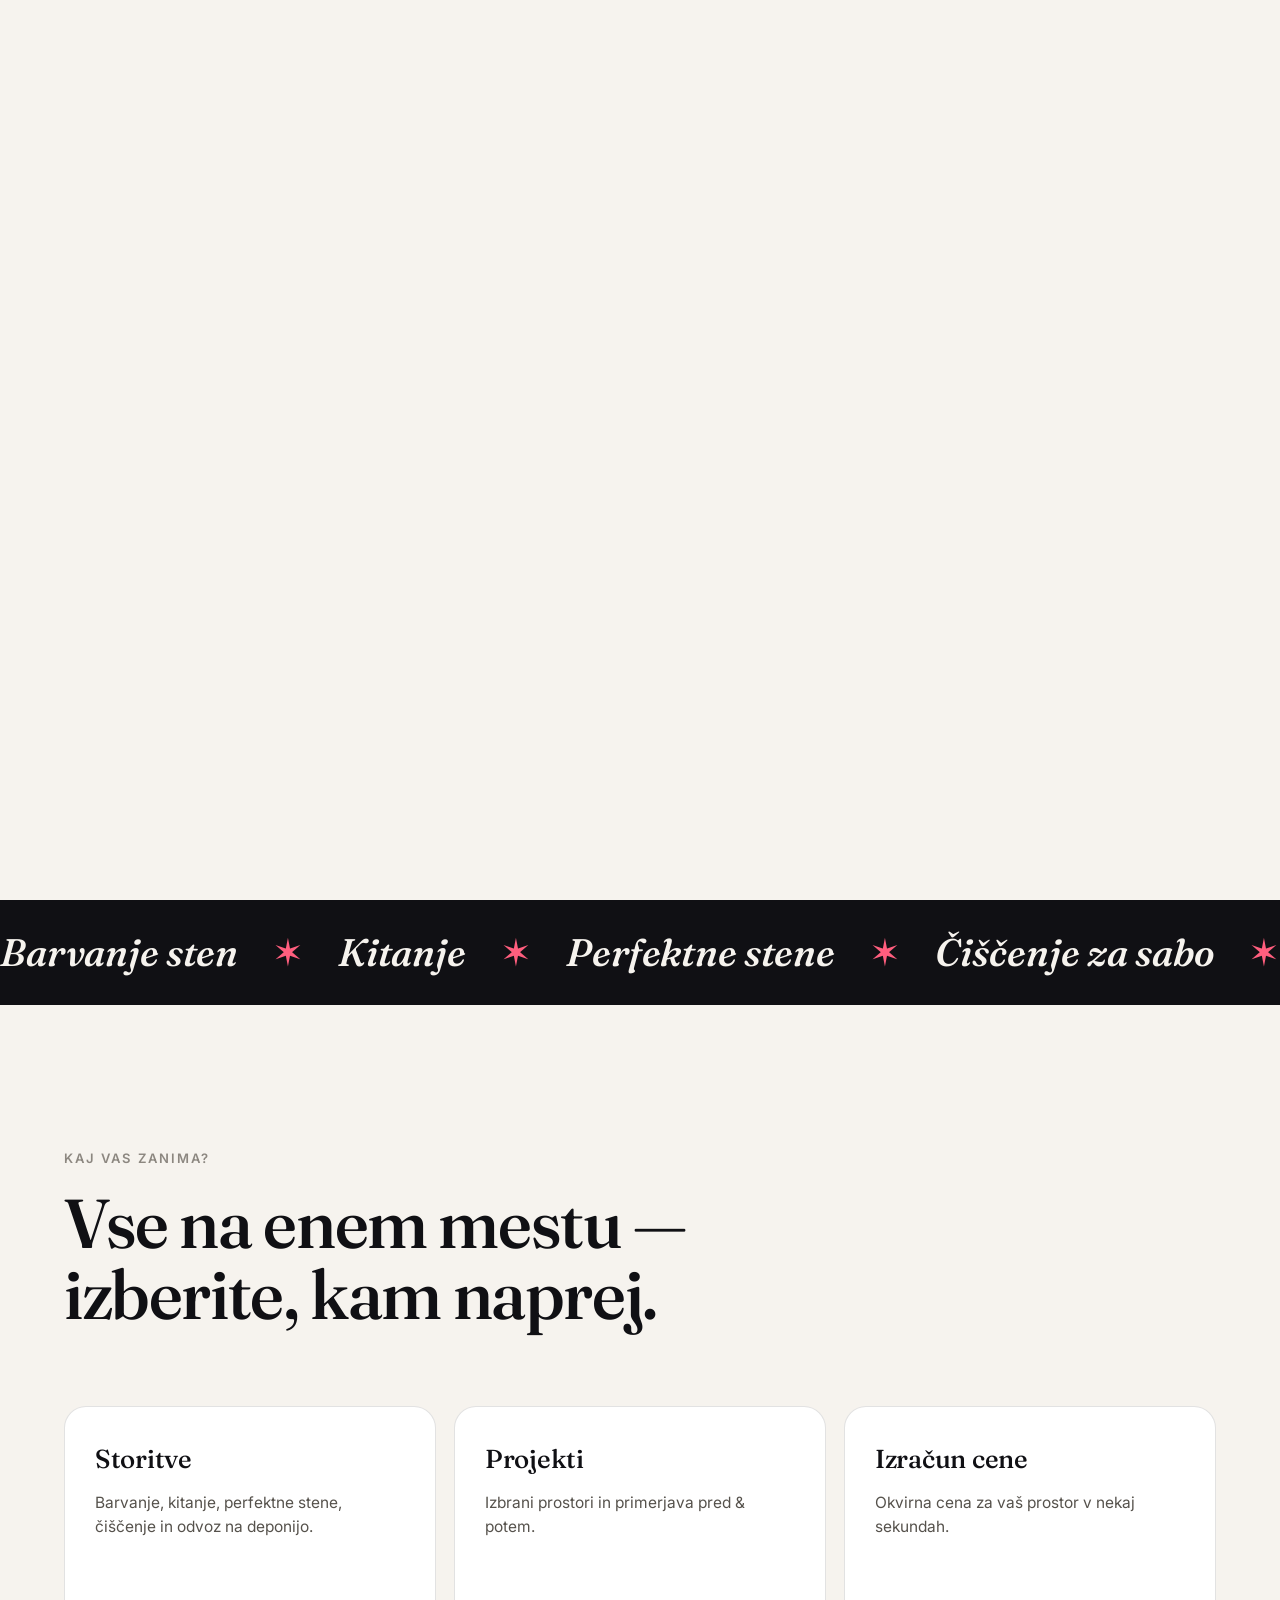
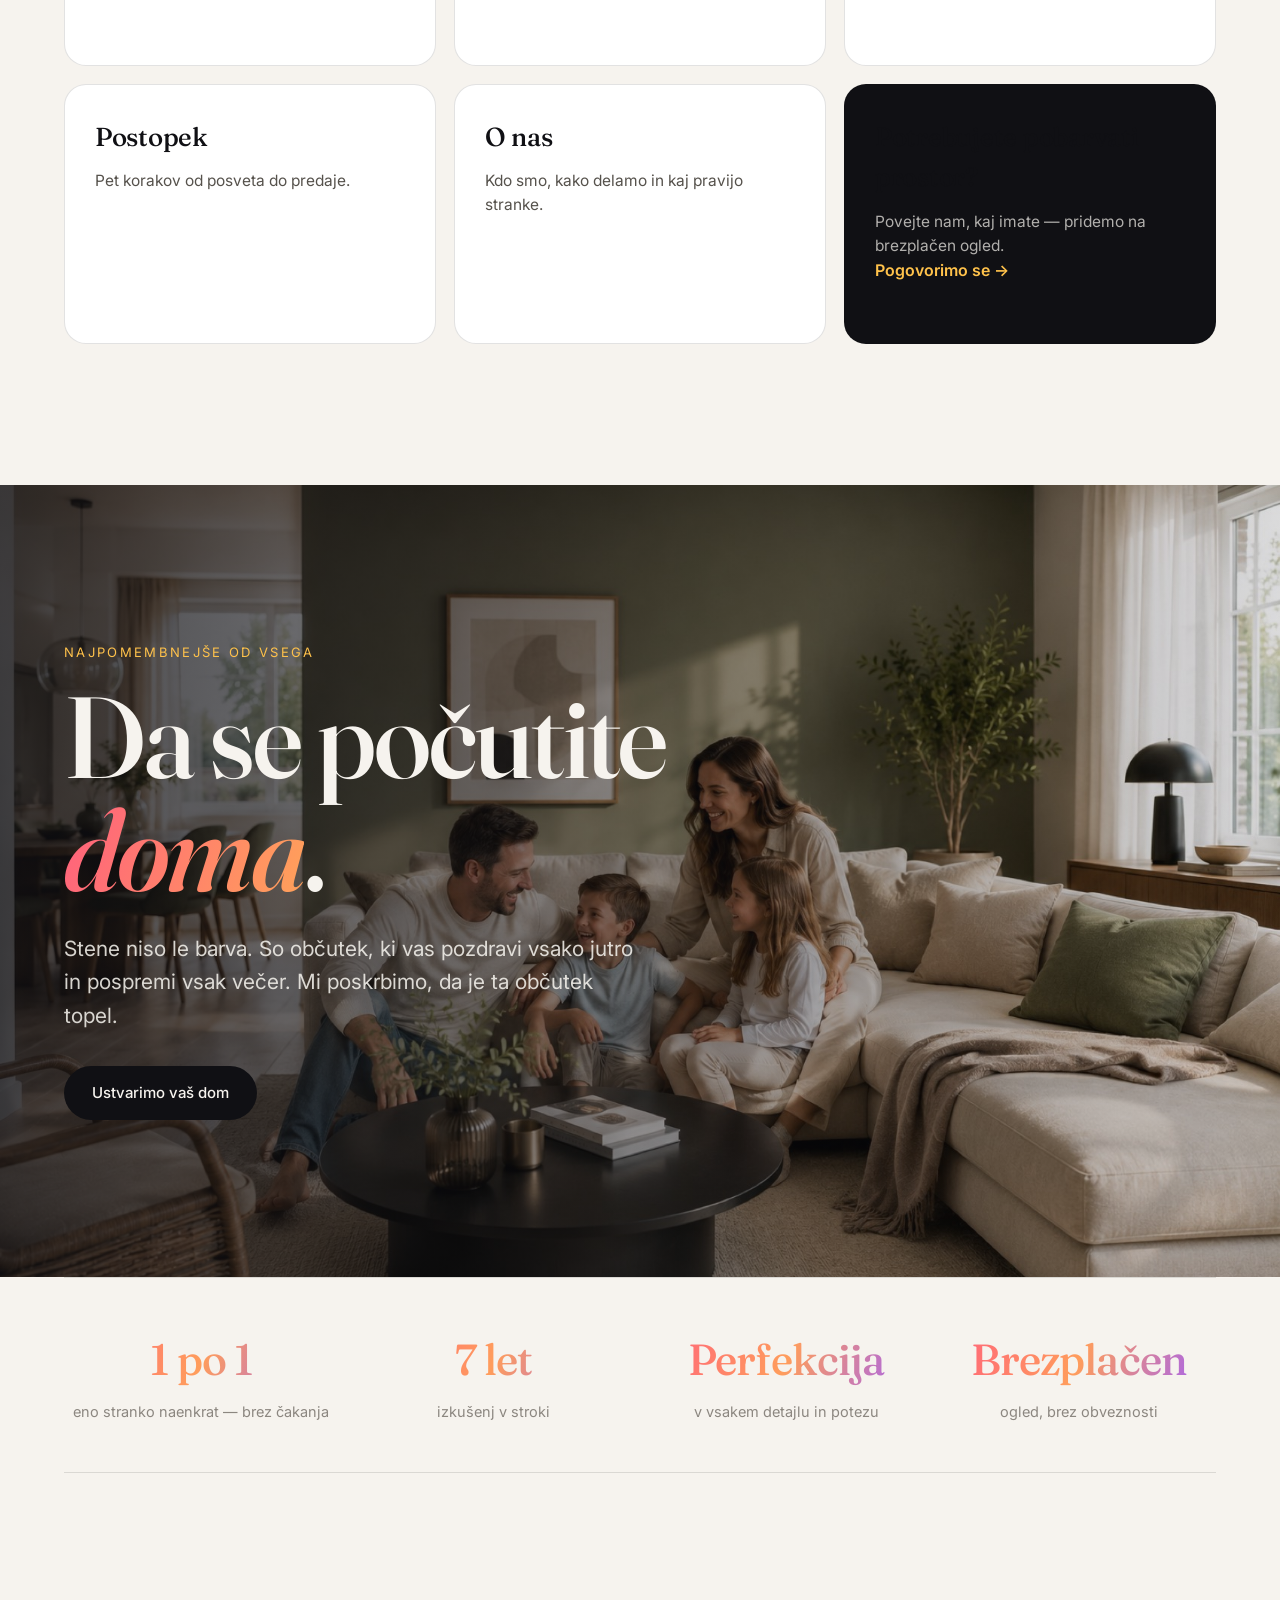
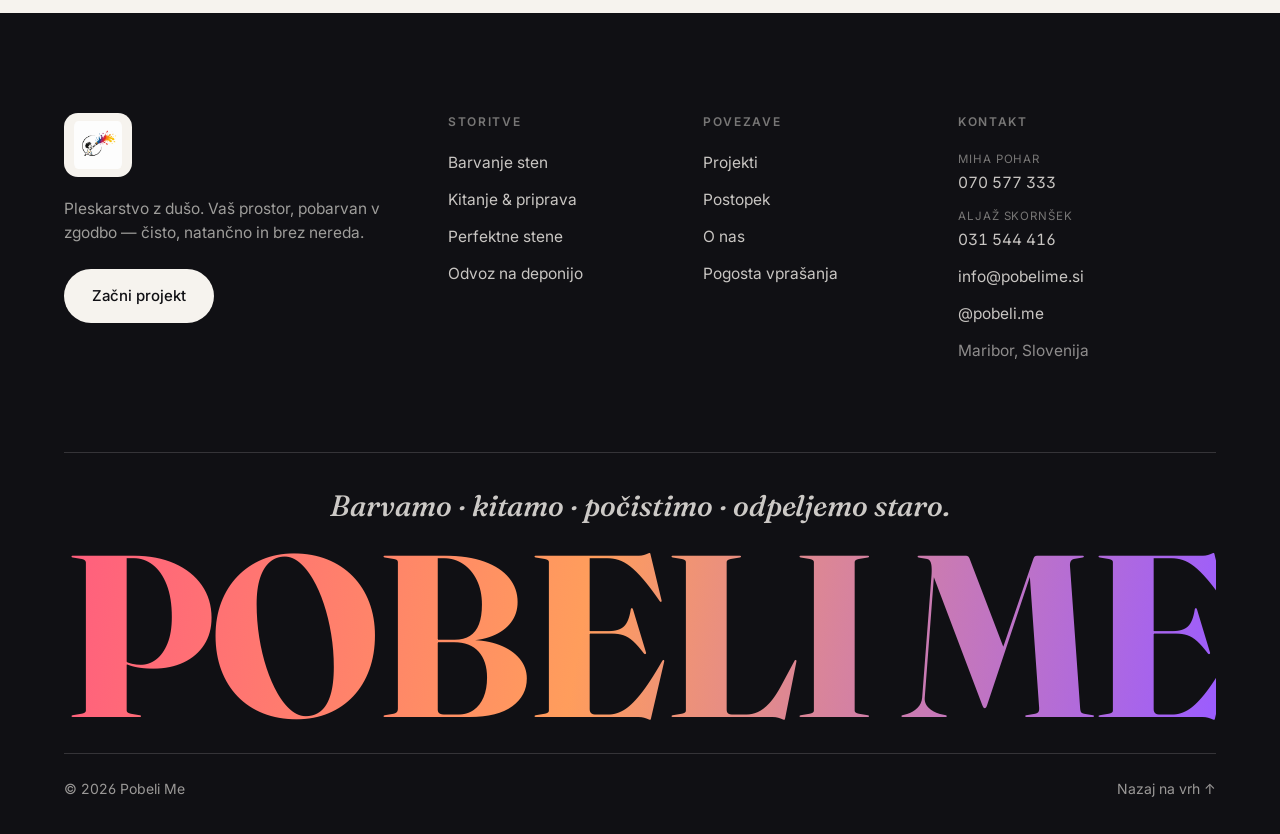
<file: index.html>
<!DOCTYPE html>
<html lang="sl">
<head>
  <meta charset="UTF-8" />
  <meta name="viewport" content="width=device-width, initial-scale=1.0" />
  <meta name="theme-color" content="#0e0e10" />
  <title>POBELI ME | Pleskar Maribor</title>
  <meta name="description" content="POBELI ME — barvanje in kitanje sten do perfekcije v Mariboru in okolici. Počistimo za sabo in odpeljemo staro na deponijo. Čisto, natančno in brez nereda. Vaš prostor, pobarvan v zgodbo. Brezplačen ogled." />
  <meta name="keywords" content="pleskar Maribor, pleskarstvo, barvanje sten, kitanje sten, pleskanje, beljenje sten, odvoz na deponijo, čiščenje" />
  <meta name="author" content="Pobeli Me" />
  <link rel="canonical" href="https://pobelime.si/" />

  <!-- Open Graph -->
  <meta property="og:type" content="website" />
  <meta property="og:site_name" content="POBELI ME" />
  <meta property="og:locale" content="sl_SI" />
  <meta property="og:title" content="POBELI ME" />
  <meta property="og:description" content="Barvanje in kitanje sten do perfekcije. Brez nereda, brez stresa — samo barve, ki spremenijo vse." />
  <meta property="og:url" content="https://pobelime.si/" />
  <meta property="og:image" content="assets/og-image.png" />
  <meta property="og:image:width" content="1200" />
  <meta property="og:image:height" content="630" />
  <!-- Twitter -->
  <meta name="twitter:card" content="summary_large_image" />
  <meta name="twitter:title" content="POBELI ME" />
  <meta name="twitter:description" content="Pobarvamo vaš prostor v zgodbo. Pleskarstvo z dušo iz Maribora." />
  <meta name="twitter:image" content="assets/og-image.png" />

  <!-- Favicons -->
  <link rel="icon" type="image/png" sizes="32x32" href="assets/favicon-32.png" />
  <link rel="icon" type="image/png" sizes="16x16" href="assets/favicon-16.png" />
  <link rel="apple-touch-icon" sizes="180x180" href="assets/favicon-180.png" />
  <link rel="manifest" href="site.webmanifest" />

  <link rel="preconnect" href="https://fonts.googleapis.com" />
  <link rel="preconnect" href="https://fonts.gstatic.com" crossorigin />
  <link href="https://fonts.googleapis.com/css2?family=Fraunces:ital,opsz,wght@0,9..144,300..900;1,9..144,300..900&family=Inter:wght@300;400;500;600;700&display=swap" rel="stylesheet" />
  <link rel="stylesheet" href="styles.css" />

  <!-- Structured data: lokalno podjetje -->
  <script type="application/ld+json">
  {
    "@context": "https://schema.org",
    "@type": "HousePainter",
    "name": "Pobeli Me",
    "description": "Barvanje in kitanje sten, perfektne stene, čiščenje in odvoz starih stvari na deponijo. Maribor in okolica.",
    "image": "https://pobelime.si/assets/logo.png",
    "url": "https://pobelime.si/",
    "telephone": "+386 70 577 333",
    "email": "info@pobelime.si",
    "priceRange": "€€",
    "areaServed": "Maribor in okolica, Štajerska",
    "address": {
      "@type": "PostalAddress",
      "addressLocality": "Maribor",
      "addressCountry": "SI"
    },
    "openingHoursSpecification": {
      "@type": "OpeningHoursSpecification",
      "dayOfWeek": ["Monday","Tuesday","Wednesday","Thursday","Friday"],
      "opens": "07:00",
      "closes": "18:00"
    },
    "sameAs": ["https://instagram.com/pobeli.me"]
  }
  </script>
</head>
<body data-page="domov">
  <a href="#vrh" class="skip">Preskoči na vsebino</a>

  <!-- PRELOADER -->
  <div class="preloader" id="preloader">
    <div class="preloader__inner">
      <span class="preloader__word" data-text="POBELI ME">POBELI ME</span>
      <div class="preloader__bar"><i></i></div>
    </div>
    <div class="preloader__paint"></div>
  </div>

  <!-- CUSTOM CURSOR -->
  <div class="cursor" id="cursor"><span></span></div>

  <!-- NAV -->
  <header class="nav" id="nav">
    <a href="index.html" class="nav__brand" data-cursor="hover" aria-label="POBELI ME — domov">
      <span class="nav__name">Pobeli Me</span>
    </a>
    <nav class="nav__links" aria-label="Glavna navigacija">
      <a href="storitve.html" data-cursor="hover">Storitve</a>
      <a href="projekti.html" data-cursor="hover">Projekti</a>
      <a href="cena.html" data-cursor="hover">Cena</a>
      <a href="postopek.html" data-cursor="hover">Postopek</a>
      <a href="o-nas.html" data-cursor="hover">O nas</a>
      <a href="vprasanja.html" data-cursor="hover">Vprašanja</a>
    </nav>
    <a href="kontakt.html" class="btn btn--pill nav__cta" data-cursor="hover">
      <span>Brezplačna ponudba</span>
    </a>
    <button class="nav__burger" id="burger" aria-label="Meni"><i></i><i></i></button>
  </header>

  <!-- MOBILE MENU -->
  <div class="menu" id="menu">
    <nav>
      <a href="storitve.html">Storitve</a>
      <a href="projekti.html">Projekti</a>
      <a href="cena.html">Cena</a>
      <a href="postopek.html">Postopek</a>
      <a href="o-nas.html">O nas</a>
      <a href="vprasanja.html">Vprašanja</a>
      <a href="kontakt.html">Kontakt</a>
    </nav>
    <div class="menu__foot">
      <a href="tel:+38670577333">+386 70 577 333</a>
      <a href="mailto:info@pobelime.si">info@pobelime.si</a>
    </div>
  </div>

  <main id="vrh">
<!-- HERO -->
    <section class="hero">
      <div class="hero__lava" aria-hidden="true">
        <div class="hero__blob hero__blob--1"></div>
        <div class="hero__blob hero__blob--2"></div>
        <div class="hero__blob hero__blob--3"></div>
      </div>
      <div class="hero__grain"></div>

      <img class="hero__logo" src="assets/logo.png" alt="POBELI ME — deček s čopičem" aria-hidden="true" />

      <div class="hero__inner">
        <p class="hero__eyebrow reveal" data-cursor="hover"><span class="dot"></span> Brez čakanja · eno stranko naenkrat</p>
        <h1 class="hero__title">
          <span class="line"><span class="up">Pobarvamo vaš</span></span>
          <span class="line"><span class="up">prostor v <em class="ink">zgodbo</em>.</span></span>
        </h1>
        <p class="hero__lead reveal">Barvanje in kitanje sten do perfekcije. Počistimo za sabo in
          odpeljemo staro na deponijo — brez nereda, brez stresa.</p>
        <div class="hero__actions reveal">
          <a href="kontakt.html" class="btn btn--solid magnetic" data-cursor="hover"><span>Začni projekt</span></a>
          <a href="projekti.html" class="btn btn--ghost magnetic" data-cursor="hover"><span>Oglej si dela ↗</span></a>
        </div>
      </div>

      <div class="hero__stats reveal">
        <div class="stat"><b data-count="640">0</b><span>zaključenih projektov</span></div>
        <div class="stat"><b data-count="7">0</b><span>let izkušenj</span></div>
        <div class="stat"><b data-count="100" data-suffix="%">0</b><span>zadovoljstvo</span></div>
      </div>

      <div class="hero__scroll" aria-hidden="true"><span>pomik</span><i></i></div>
    </section>

    <!-- MARQUEE -->
    <div class="marquee" aria-hidden="true">
      <div class="marquee__track">
        <span>Barvanje sten</span><span class="sep">✶</span>
        <span>Kitanje</span><span class="sep">✶</span>
        <span>Perfektne stene</span><span class="sep">✶</span>
        <span>Čiščenje za sabo</span><span class="sep">✶</span>
        <span>Odvoz na deponijo</span><span class="sep">✶</span>
        <span>Barvanje sten</span><span class="sep">✶</span>
        <span>Kitanje</span><span class="sep">✶</span>
        <span>Perfektne stene</span><span class="sep">✶</span>
        <span>Čiščenje za sabo</span><span class="sep">✶</span>
        <span>Odvoz na deponijo</span><span class="sep">✶</span>
      </div>
    </div>

    
    <!-- PREGLED -->
    <section class="overview">
      <div class="sec-head">
        <p class="sec-kicker reveal">Kaj vas zanima?</p>
        <h2 class="sec-title reveal">Vse na enem mestu —<br/>izberite, kam naprej.</h2>
      </div>
      <div class="cards">
        <a href="storitve.html" class="card reveal" data-cursor="hover" style="--accent:var(--c-pink)"><h3>Storitve</h3><p>Barvanje, kitanje, perfektne stene, čiščenje in odvoz na deponijo.</p><span class="card__arrow">↗</span></a>
        <a href="projekti.html" class="card reveal" data-cursor="hover" style="--accent:var(--c-orange)"><h3>Projekti</h3><p>Izbrani prostori in primerjava pred &amp; potem.</p><span class="card__arrow">↗</span></a>
        <a href="cena.html" class="card reveal" data-cursor="hover" style="--accent:var(--c-yellow)"><h3>Izračun cene</h3><p>Okvirna cena za vaš prostor v nekaj sekundah.</p><span class="card__arrow">↗</span></a>
        <a href="postopek.html" class="card reveal" data-cursor="hover" style="--accent:var(--c-violet)"><h3>Postopek</h3><p>Pet korakov od posveta do predaje.</p><span class="card__arrow">↗</span></a>
        <a href="o-nas.html" class="card reveal" data-cursor="hover" style="--accent:var(--c-blue)"><h3>O nas</h3><p>Kdo smo, kako delamo in kaj pravijo stranke.</p><span class="card__arrow">↗</span></a>
        <a href="kontakt.html" class="card card--cta reveal" data-cursor="hover"><h3>Potrebujete pobarvati prostor?</h3><p>Povejte nam, kaj imate — pridemo na brezplačen ogled.</p><span class="card__link">Pogovorimo se →</span></a>
      </div>
    </section>
<!-- DA SE POČUTITE DOMA -->
    <section class="feelgood">
      <img class="feelgood__img" src="assets/family.jpg" alt="Družina uživa v na novo prebarvanem domu" loading="lazy" />
      <div class="feelgood__veil"></div>
      <div class="feelgood__content">
        <p class="feelgood__eyebrow reveal">Najpomembnejše od vsega</p>
        <h2 class="feelgood__title reveal">Da se počutite<br/><em>doma</em>.</h2>
        <p class="feelgood__lead reveal">Stene niso le barva. So občutek, ki vas pozdravi vsako jutro
          in pospremi vsak večer. Mi poskrbimo, da je ta občutek topel.</p>
        <a href="kontakt.html" class="btn btn--solid magnetic reveal" data-cursor="hover"><span>Ustvarimo vaš dom</span></a>
      </div>
    </section>

    <!-- PREDNOSTI -->
    <section class="perks">
      <div class="perks__grid">
        <div class="perk reveal"><b>1 po 1</b><span>eno stranko naenkrat — brez čakanja</span></div>
        <div class="perk reveal"><b>7 let</b><span>izkušenj v stroki</span></div>
        <div class="perk reveal"><b>Perfekcija</b><span>v vsakem detajlu in potezu</span></div>
        <div class="perk reveal"><b>Brezplačen</b><span>ogled, brez obveznosti</span></div>
      </div>
    </section>

    
  </main>

  <!-- FOOTER -->
  <footer class="footer">
    <div class="footer__top">
      <div class="footer__brand">
        <img class="footer__logo" src="assets/logo.png" alt="POBELI ME logotip" />
        <p>Pleskarstvo z dušo. Vaš prostor, pobarvan v zgodbo — čisto, natančno in brez nereda.</p>
        <a href="kontakt.html" class="btn btn--solid magnetic" data-cursor="hover"><span>Začni projekt</span></a>
      </div>
      <nav class="footer__col">
        <h4>Storitve</h4>
        <a href="storitve.html" data-cursor="hover">Barvanje sten</a>
        <a href="storitve.html" data-cursor="hover">Kitanje &amp; priprava</a>
        <a href="storitve.html" data-cursor="hover">Perfektne stene</a>
        <a href="storitve.html" data-cursor="hover">Odvoz na deponijo</a>
      </nav>
      <nav class="footer__col">
        <h4>Povezave</h4>
        <a href="projekti.html" data-cursor="hover">Projekti</a>
        <a href="postopek.html" data-cursor="hover">Postopek</a>
        <a href="o-nas.html" data-cursor="hover">O nas</a>
        <a href="vprasanja.html" data-cursor="hover">Pogosta vprašanja</a>
      </nav>
      <div class="footer__col">
        <h4>Kontakt</h4>
        <a class="footer__person" href="tel:+38670577333" data-cursor="hover"><small>Miha Pohar</small>070 577 333</a>
        <a class="footer__person" href="tel:+38631544416" data-cursor="hover"><small>Aljaž Skornšek</small>031 544 416</a>
        <a href="mailto:info@pobelime.si" data-cursor="hover">info@pobelime.si</a>
        <a href="https://instagram.com/pobeli.me" data-cursor="hover">@pobeli.me</a>
        <span class="footer__place">Maribor, Slovenija</span>
      </div>
    </div>
    <p class="footer__tag">Barvamo · kitamo · počistimo · odpeljemo staro.</p>
    <div class="footer__big">POBELI ME</div>
    <div class="footer__row">
      <p>© <span id="year"></span> Pobeli Me</p>
      <a href="#vrh" data-cursor="hover">Nazaj na vrh ↑</a>
    </div>
  </footer>

  <!-- BACK TO TOP -->
  <button class="totop" id="totop" aria-label="Nazaj na vrh" data-cursor="hover">↑</button>

  <script src="script.js"></script>
</body>
</html>
</file>
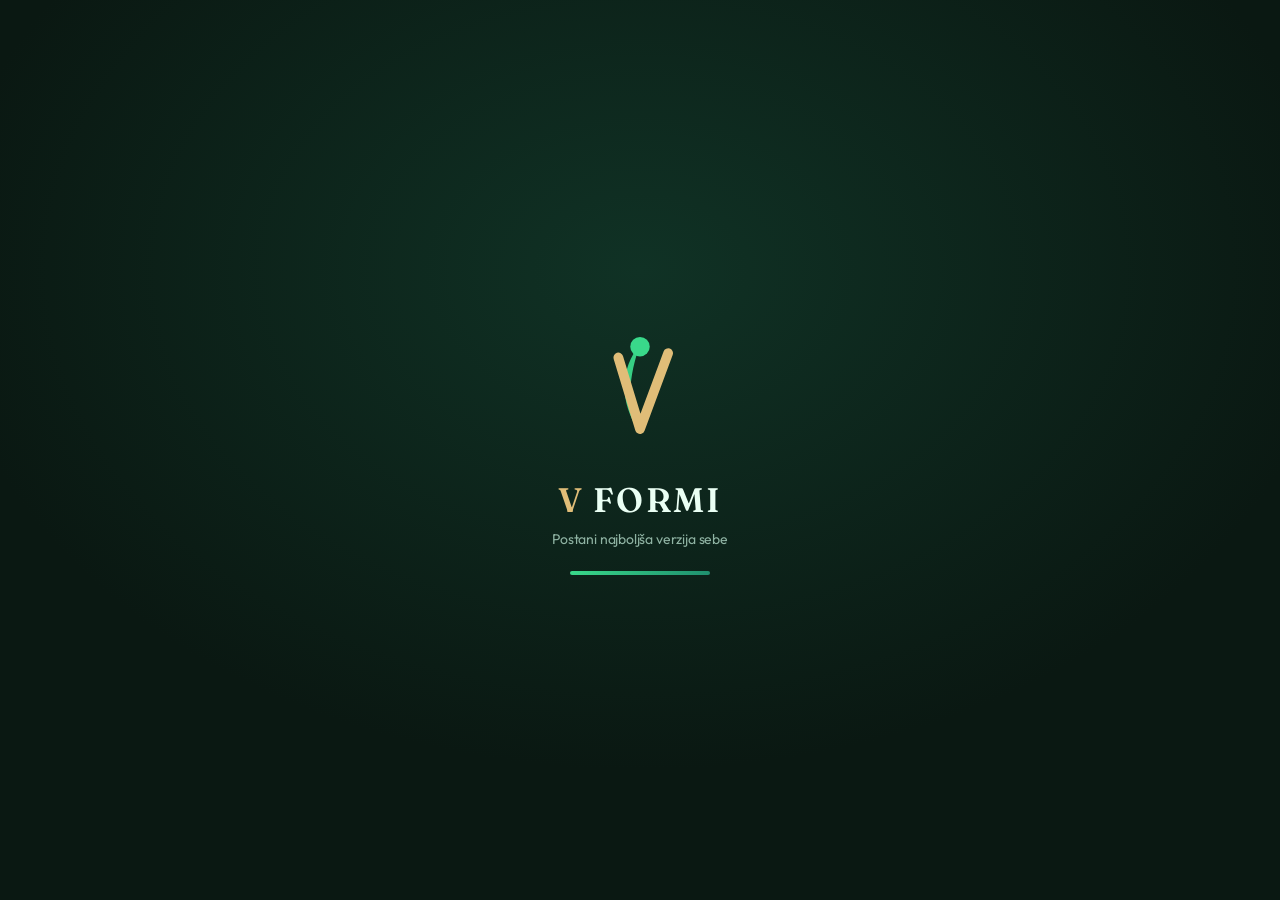
<file: vformi/index.html>
<!DOCTYPE html>
<html lang="sl">
<head>
  <meta charset="UTF-8" />
  <meta name="viewport" content="width=device-width, initial-scale=1.0, maximum-scale=1, user-scalable=no, viewport-fit=cover" />
  <meta name="theme-color" content="#0a1812" />
  <meta name="apple-mobile-web-app-capable" content="yes" />
  <meta name="apple-mobile-web-app-status-bar-style" content="black-translucent" />
  <meta name="apple-mobile-web-app-title" content="V FORMI" />
  <title>V FORMI</title>
  <meta name="description" content="V FORMI — slovenska fitnes aplikacija: kalorije, blog, treningi po meri, recepti in napredek." />
  <link rel="manifest" href="manifest.webmanifest" />
  <link rel="apple-touch-icon" href="icon.svg" />
  <link rel="preconnect" href="https://fonts.googleapis.com" />
  <link rel="preconnect" href="https://fonts.gstatic.com" crossorigin />
  <link href="https://fonts.googleapis.com/css2?family=Fraunces:ital,opsz,wght@0,9..144,400..700;1,9..144,400..600&family=Outfit:wght@300;400;500;600;700;800&display=swap" rel="stylesheet" />
  <link rel="stylesheet" href="styles.css" />
</head>
<body>

  <!-- SPLASH -->
  <div class="splash" id="splash">
    <div class="splash__logo">
      <svg viewBox="0 0 120 120" class="splash__mark">
        <path class="leaf" d="M60 18 C42 40 40 70 60 100 C46 78 50 46 60 18 Z"/>
        <path class="check" d="M40 30 L60 96 L86 26"/>
        <circle class="head" cx="60" cy="20" r="9"/>
      </svg>
      <div class="splash__name"><span>V</span> FORMI</div>
      <div class="splash__tag">Postani najboljša verzija sebe</div>
      <div class="splash__bar"><i></i></div>
    </div>
  </div>

  <!-- ONBOARDING VPRAŠALNIK -->
  <div class="wizard" id="wizard">
    <div class="wizard__inner">
      <div class="wizard__bar"><i id="wizBar"></i></div>
      <form id="wizForm">
        <div class="wstep is-active">
          <h2>Dobrodošel v V FORMI 🌿</h2><p class="wsub">Vzemi 60 sekund — sestavili ti bomo načrt po meri. Najprej, kako ti je ime?</p>
          <input type="text" name="ime" placeholder="Tvoje ime" required />
        </div>
        <div class="wstep">
          <h2>Poveži telefon</h2><p class="wsub">Da samodejno štejemo tvoje korake in porabljene kalorije — tako veš, koliko lahko poješ. Lahko preskočiš in dodaš kasneje.</p>
          <div class="optcol" data-field="sync">
            <button type="button" data-val="apple">🍎 Poveži Apple Health</button>
            <button type="button" data-val="google">🟢 Poveži Google Fit</button>
          </div>
          <button type="button" class="btn btn--ghost block" data-skip="sync">Preskoči za zdaj</button>
        </div>
        <div class="wstep">
          <h2>Tvoj spol</h2><p class="wsub">Za natančen izračun tvojih dnevnih potreb po energiji.</p>
          <div class="optbig" data-field="spol">
            <button type="button" data-val="moski">♂️ Moški</button>
            <button type="button" data-val="zenska">♀️ Ženska</button>
          </div>
        </div>
        <div class="wstep">
          <h2>Koliko si star/a?</h2>
          <input type="number" name="starost" min="14" max="100" placeholder="Starost (let)" required />
        </div>
        <div class="wstep">
          <h2>Tvoja višina in teža</h2>
          <input type="number" name="visina" min="120" max="230" placeholder="Višina (cm)" required />
          <input type="number" name="teza" min="35" max="250" step="0.1" placeholder="Trenutna teža (kg)" required />
        </div>
        <div class="wstep">
          <h2>Kaj želiš doseči?</h2>
          <div class="optcol" data-field="cilj">
            <button type="button" data-val="hujsanje">🔥 Izgubiti kilograme</button>
            <button type="button" data-val="misice">💪 Zgraditi mišice</button>
            <button type="button" data-val="vzdrzevanje">🌿 Živeti zdravo & uravnoteženo</button>
          </div>
        </div>
        <div class="wstep" data-only="hujsanje">
          <h2>Koliko kg želiš izgubiti?</h2><p class="wsub">Povemo ti, kako velik deficit potrebuješ.</p>
          <div class="optcol" data-field="kgLose">
            <button type="button" data-val="3">2–4 kg</button>
            <button type="button" data-val="6">5–8 kg</button>
            <button type="button" data-val="10">9–12 kg</button>
            <button type="button" data-val="16">13+ kg</button>
          </div>
        </div>
        <div class="wstep" data-only="misice">
          <h2>Mišice — kako?</h2>
          <div class="optcol" data-field="podcilj">
            <button type="button" data-val="masa">📈 Dodajanje mase (lean bulk)</button>
            <button type="button" data-val="oblikovanje">✨ Samo oblikovanje (recomp)</button>
          </div>
        </div>
        <div class="wstep">
          <h2>Poznaš svoj % telesne maščobe?</h2><p class="wsub">Neobvezno — pomaga pri natančnejšem načrtu.</p>
          <input type="number" name="bf" min="3" max="60" placeholder="npr. 22 (%)" />
          <button type="button" class="btn btn--ghost block" data-skip="bf">Ne vem — preskoči</button>
        </div>
        <div class="wstep" data-only="hujsanje,misice">
          <h2>V kolikšnem času?</h2><p class="wsub">Realen tempo te ohrani motiviranega.</p>
          <div class="optcol" data-field="okvir">
            <button type="button" data-val="8">V 8 tednih (poletna preobrazba)</button>
            <button type="button" data-val="12">V 3 mesecih</button>
            <button type="button" data-val="24">V 6 mesecih</button>
            <button type="button" data-val="52">Brez naglice (1 leto)</button>
          </div>
        </div>
        <div class="wstep">
          <h2>Kako pogosto se gibaš?</h2>
          <div class="optcol" data-field="trening">
            <button type="button" data-val="1.2">Sedeče, brez vadbe</button>
            <button type="button" data-val="1.375">1–2× na teden</button>
            <button type="button" data-val="1.55">3–4× na teden</button>
            <button type="button" data-val="1.725">5–6× na teden</button>
            <button type="button" data-val="1.9">Vsak dan / fizično delo</button>
          </div>
        </div>
        <div class="wstep">
          <h2>Tvoj življenjski slog</h2><p class="wsub">Spanec je temelj regeneracije in rezultatov.</p>
          <div class="optcol" data-field="slog">
            <button type="button" data-val="slab">😴 Spim manj kot 6 ur</button>
            <button type="button" data-val="ok">🌙 6–7 ur</button>
            <button type="button" data-val="dober">✅ 7–8 ur</button>
            <button type="button" data-val="odlicen">⭐ Več kot 8 ur</button>
          </div>
        </div>
        <div class="wstep">
          <h2>Tvoja izkušenost z vadbo</h2>
          <div class="optcol" data-field="nivo">
            <button type="button" data-val="zacetnik">🌱 Začetnik</button>
            <button type="button" data-val="izkusen">⚡ Izkušen</button>
            <button type="button" data-val="profesionalec">🏆 Profesionalec</button>
          </div>
        </div>
      </form>
      <div class="wizard__nav">
        <button class="btn btn--ghost" id="wizBack">Nazaj</button>
        <button class="btn btn--solid" id="wizNext">Naprej</button>
      </div>
    </div>
  </div>

  <!-- APP -->
  <div class="phone" id="phone">
    <header class="hdr">
      <button class="hdr__avatar" id="openProfile" aria-label="Profil">👤</button>
      <div class="hdr__brand"><span>V</span> FORMI</div>
      <button class="hdr__bell" aria-label="Obvestila">🔔</button>
    </header>

    <main class="screen" id="screen">
      <!-- DOMOV -->
      <section class="page is-active" id="page-dashboard">
        <p class="greet" id="greet"></p>
        <div id="trialBanner"></div>
        <div class="daynav"><button id="dayPrev">‹</button><b id="dayLabel">Danes</b><button id="dayNext">›</button></div>

        <div class="card ringcard">
          <h3 class="ringcard__title">Kalorije</h3>
          <p class="ringcard__sub">Ostane = Cilj − Hrana + Vadba</p>
          <div class="ringwrap">
            <svg viewBox="0 0 200 200" class="ring"><circle class="ring__bg" cx="100" cy="100" r="86"/><circle class="ring__fg" id="ringFg" cx="100" cy="100" r="86"/></svg>
            <div class="ring__center"><b id="ringRemain">0</b><span>Ostane</span></div>
          </div>
          <div class="ringstats">
            <div><span>🏁 Cilj</span><b id="statGoal">0</b></div>
            <div><span>🍴 Hrana</span><b id="statFood">0</b></div>
            <div><span>🔥 Vadba</span><b id="statEx">0</b></div>
          </div>
          <div class="macrobars" id="macroBars"></div>
        </div>

        <div id="planCard"></div>

        <div class="card2row">
          <div class="card mini2"><h4>👟 Koraki</h4><b id="dashSteps">0</b><div class="progbar"><i id="stepsBar"></i></div><span class="muted">Cilj: 10.000</span></div>
          <div class="card mini2"><h4>🔥 Vadba</h4><b id="dashExCal">0 kcal</b><span class="muted" id="dashExMin">00:00 h</span><button class="addmini" id="addExercise">+ dodaj</button></div>
        </div>

        <div class="diary card" id="diaryCard">
          <div class="cardhead"><h4>📖 Dnevnik hrane</h4><span class="muted"><span id="diaryEaten">0</span>/<span id="diaryGoal">0</span> kcal</span></div>
          <div id="meals"></div>
          <button class="btn btn--ghost block" id="photoEstBtn">📷 Oceni kalorije iz slike</button>
        </div>

        <div id="recMeals"></div>

        <button class="rowlink" id="openProfile2">👤 Moj profil & cilj <span>›</span></button>
        <button class="rowlink" data-go="story">📖 Naša zgodba & misija <span>›</span></button>
        <button class="rowlink" data-go="sync">🍎 Poveži zdravstvene aplikacije <span>›</span></button>
        <button class="rowlink" data-go="skupnost">💬 Skupnost <span>›</span></button>
        <div class="card promo" data-go="pro"><div><b>✓ Vse storitve vključene</b><p class="muted">Polni dostop — brez plačila</p></div><span class="chevr">›</span></div>
      </section>

      <!-- BLOG -->
      <section class="page" id="page-blog">
        <h2 class="ph">📰 Blog</h2>
        <p class="muted" style="margin-bottom:14px">Znanost, prevedena v nasvete, ki delujejo.</p>
        <div id="blogList"></div>
      </section>
      <section class="page subpage" id="page-blogpost">
        <button class="back" data-back="blog">‹ Nazaj na blog</button>
        <div id="blogPost"></div>
      </section>

      <!-- TRENINGI -->
      <section class="page" id="page-treningi">
        <h2 class="ph">🏋️ Treningi</h2>
        <div class="card">
          <h4>Glavni cilj treninga</h4>
          <p class="muted small">Izberi, kaj želiš doseči — program prilagodimo zate.</p>
          <div class="chips" id="goalPick"></div>
          <p class="muted small" id="goalNote"></p>
        </div>
        <div class="card">
          <h4>Tvoj nivo</h4>
          <div class="chips" id="levelPick"></div>
          <p class="muted small" id="levelNote"></p>
        </div>
        <div class="card">
          <div class="cardhead"><h4>📋 Tvoj tedenski program</h4></div>
          <p class="muted small" id="progGoalNote"></p>
          <div id="programArea"></div>
        </div>
        <div class="card">
          <div class="cardhead"><h4>📚 Knjižnica vaj</h4></div>
          <div class="chips" id="exFilter"></div>
          <div id="exLibrary"></div>
        </div>
      </section>

      <!-- RECEPTI -->
      <section class="page" id="page-recepti">
        <h2 class="ph">🥗 Recepti</h2>
        <div class="chips" id="recFilter"></div>
        <p class="reccount muted" id="recCount"></p>
        <div class="recgrid" id="recGrid"></div>
      </section>
      <section class="page subpage" id="page-recipe">
        <button class="back" data-back="recepti">‹ Nazaj na recepte</button>
        <div id="recipeDetail"></div>
      </section>

      <!-- PROGRES -->
      <section class="page" id="page-progres">
        <h2 class="ph">📊 Napredek</h2>
        <div class="card">
          <div class="cardhead"><h4>⚖️ Teža</h4><button class="link" id="quickWeigh">+ vnos</button></div>
          <canvas id="weightChart2" height="140"></canvas>
          <p class="muted" id="weightTrend2"></p>
        </div>
        <div class="card">
          <h4>🧍 Telesna maščoba — kje si in kam greš</h4>
          <h5 class="lbl">Trenutno</h5><div class="bodygrid" id="bodyCurrent"></div>
          <h5 class="lbl">Cilj</h5><div class="bodygrid" id="bodyTarget"></div>
          <div id="bodySummary" class="bodysum"></div>
        </div>
        <div class="card">
          <div class="cardhead"><h4>🏋️ Napredek vaj</h4></div>
          <div id="exProgress"></div>
        </div>
        <div class="card">
          <h4>🙂 Kako si danes?</h4>
          <label class="slider">Počutje <span id="moodVal">5</span>/10<input type="range" id="mood" min="1" max="10" value="5" /></label>
          <label class="slider">Energija <span id="energyVal">5</span>/10<input type="range" id="energy" min="1" max="10" value="5" /></label>
          <label class="slider">Spanec <span id="sleepVal">5</span>/10<input type="range" id="sleep" min="1" max="10" value="5" /></label>
          <h5 class="lbl">Trening je zame…</h5>
          <div class="chips" id="trainFeel">
            <button class="chip" data-tf="lahek">😎 Prelahek</button>
            <button class="chip" data-tf="ravno">👌 Ravno prav</button>
            <button class="chip" data-tf="tezek">🥵 Pretežek</button>
          </div>
          <h5 class="lbl">Ali zmoreš vzdrževati?</h5>
          <div class="chips" id="sustain">
            <button class="chip" data-su="da">✅ Da, gre</button>
            <button class="chip" data-su="tezko">😬 Težko</button>
            <button class="chip" data-su="ne">❌ Ne zmorem</button>
          </div>
          <button class="btn btn--solid block" id="saveProgress">Shrani počutje</button>
          <div id="progStatus" class="muted"></div>
        </div>
        <div class="card wa" id="waCard">
          <h4>💬 Klepet z ekspertom (WhatsApp)</h4>
          <div id="waInner"></div>
        </div>
      </section>

      <!-- SUBPAGES -->
      <section class="page subpage" id="page-profil">
        <button class="back" data-back="dashboard">‹ Nazaj</button>
        <h2 class="ph">Moj profil</h2>
        <form id="profileForm" class="card form-grid">
          <label>Ime<input type="text" name="ime" /></label>
          <label>Spol<select name="spol"><option value="moski">Moški</option><option value="zenska">Ženska</option></select></label>
          <label>Starost<input type="number" name="starost" min="14" max="100" /></label>
          <label>Višina (cm)<input type="number" name="visina" min="120" max="230" /></label>
          <label>Teža (kg)<input type="number" name="teza" min="35" max="250" step="0.1" /></label>
          <label>Trening / teden<select name="trening"><option value="1.2">Sedeče</option><option value="1.375">1–2×</option><option value="1.55">3–4×</option><option value="1.725">5–6×</option><option value="1.9">Vsak dan</option></select></label>
          <label>Cilj<select name="cilj"><option value="hujsanje">Hujšanje</option><option value="vzdrzevanje">Vzdrževanje</option><option value="misice">Mišice</option><option value="bulk">Bulk</option></select></label>
          <label>Nivo<select name="nivo"><option value="zacetnik">Začetnik</option><option value="izkusen">Izkušen</option><option value="profesionalec">Profesionalec</option></select></label>
          <button type="submit" class="btn btn--solid form-grid__full">Shrani & izračunaj</button>
        </form>
        <div class="card result hidden" id="profileResult">
          <div class="bigstat"><b id="tdeeKcal">—</b><span>kcal / dan (cilj)</span></div>
          <div class="macros"><div class="macro"><b id="mP">—</b><span>Beljakovine</span></div><div class="macro"><b id="mC">—</b><span>OH</span></div><div class="macro"><b id="mF">—</b><span>Maščobe</span></div></div>
          <p class="muted" id="bmiNote"></p>
        </div>
        <button class="btn btn--ghost block" id="restartWizard">↺ Začni vprašalnik znova</button>
      </section>

      <section class="page subpage" id="page-sync">
        <button class="back" data-back="dashboard">‹ Nazaj</button>
        <h2 class="ph">Zdravstvene aplikacije</h2>
        <div class="card">
          <p class="muted">Uvozi korake in vadbo. Več gibanja = več kalorij na voljo.</p>
          <button class="btn btn--ghost block" id="syncApple">🍎 Poveži Apple Health</button>
          <button class="btn btn--ghost block" id="syncGoogle">🟢 Poveži Google Fit</button>
          <div class="form-grid" style="margin-top:12px">
            <label>Koraki danes<input type="number" id="stepsToday" min="0" value="0" /></label>
            <label>Minute vadbe<input type="number" id="sportToday" min="0" value="0" /></label>
          </div>
        </div>
      </section>

      <section class="page subpage" id="page-skupnost">
        <button class="back" data-back="dashboard">‹ Nazaj</button>
        <h2 class="ph">Skupnost</h2>
        <div class="card"><input type="text" id="commentName" placeholder="Tvoje ime" /><textarea id="commentText" rows="3" placeholder="Napiši komentar..."></textarea><button class="btn btn--solid" id="addComment">Objavi</button></div>
        <div id="comments"></div>
      </section>

      <section class="page subpage" id="page-pro">
        <button class="back" data-back="dashboard">‹ Nazaj</button>
        <p class="kicker">Članstvo</p>
        <h2 class="ph serif">Vlaganje v edino, česar ne moreš kupiti</h2>
        <div class="plans" data-plans></div>
        <p class="muted demo-note">Demo: plačilo je simulirano. Za pravo plačilo se poveže Stripe.</p>
      </section>

      <!-- PAYWALL (po vprašalniku) -->
      <section class="page subpage" id="page-paywall">
        <div class="paywall__top">
          <p class="kicker">Tvoj načrt je pripravljen ✨</p>
          <h2 class="ph serif" id="paywallHi">Izberi svojo pot, <span>do najboljše verzije sebe</span></h2>
        </div>
        <div class="plans" data-plans></div>
        <button class="btn btn--solid block" id="continueFree">🎁 Začni 3-dnevni brezplačni preizkus</button>
        <p class="muted demo-note">Vse odklenjeno 3 dni. Brez obveznosti — prekličeš kadarkoli.</p>
        <p class="muted demo-note">Prekličeš lahko kadarkoli. Plačilo demo (Stripe v produkciji).</p>
      </section>

      <!-- NAŠA ZGODBA -->
      <section class="page subpage" id="page-story">
        <button class="back" data-back="dashboard">‹ Nazaj</button>
        <div id="storyBody"></div>
      </section>
    </main>

    <!-- BOTTOM NAV -->
    <nav class="botnav">
      <button class="navbtn is-active" data-nav="dashboard"><span class="ico">🏠</span>Domov</button>
      <button class="navbtn" data-nav="blog"><span class="ico">📰</span>Blog</button>
      <button class="navbtn" data-nav="treningi"><span class="ico">🏋️</span>Trening</button>
      <button class="navbtn" data-nav="recepti"><span class="ico">🥗</span>Recepti</button>
      <button class="navbtn" data-nav="progres"><span class="ico">📊</span>Progres</button>
    </nav>
    <button class="fab" id="fabAdd" aria-label="Dodaj hrano">+</button>
  </div>

  <!-- SHEET: dodaj hrano -->
  <div class="sheet" id="sheet"><div class="sheet__panel">
    <div class="sheet__grab"></div>
    <div class="sheet__head"><h3>Dodaj hrano</h3><button class="sheet__close" id="sheetClose">✕</button></div>
    <div class="mealpick chips" id="mealPick"></div>
    <div class="searchrow"><input type="text" id="foodSearch" placeholder="Išči hrano..." /><button class="scanbtn" id="openScan" aria-label="Skeniraj">📷</button></div>
    <div class="foodresults" id="foodResults"></div>
  </div></div>

  <!-- PORTION -->
  <div class="modal" id="portionModal"><div class="modal__box">
    <h3 id="portionName">—</h3><p class="muted" id="portionPer"></p>
    <label>Količina (g/ml)<input type="number" id="portionGrams" value="100" min="1" /></label>
    <div class="portioncalc" id="portionCalc"></div>
    <div class="modal__actions"><button class="btn btn--ghost" id="portionCancel">Prekliči</button><button class="btn btn--solid" id="portionAdd">Dodaj</button></div>
  </div></div>

  <!-- PHOTO ESTIMATE -->
  <div class="modal" id="photoModal"><div class="modal__box">
    <h3>📷 Oceni kalorije iz slike</h3>
    <input type="file" id="foodPhoto" accept="image/*" capture="environment" />
    <img id="photoPreview" class="photoprev hidden" />
    <div id="photoStep2" class="hidden">
      <label class="lbl">Kakšna jed je?</label>
      <select id="estType">
        <option value="solata">Solata / zelenjava</option>
        <option value="zajtrk">Zajtrk (kosmiči/jajca/kruh)</option>
        <option value="kroznik">Krožnik: meso + priloga</option>
        <option value="testenine">Testenine / rižota</option>
        <option value="hitra">Hitra hrana (burger/pica/burek)</option>
        <option value="juha">Juha</option>
        <option value="sladica">Sladica / pecivo</option>
        <option value="sadje">Sadje</option>
      </select>
      <label class="lbl">Velikost porcije</label>
      <div class="chips" id="estSize"><button class="chip is-sel" data-s="0.7">Majhna</button><button class="chip" data-s="1">Srednja</button><button class="chip" data-s="1.5">Velika</button></div>
      <div class="portioncalc" id="estResult"></div>
      <p class="muted small">Ocena temelji na vrsti jedi in porciji. Za prepoznavo s fotografije se kasneje poveže AI-model.</p>
    </div>
    <div class="modal__actions"><button class="btn btn--ghost" id="photoCancel">Zapri</button><button class="btn btn--solid hidden" id="photoAdd">Dodaj v dnevnik</button></div>
  </div></div>

  <!-- SCANNER -->
  <div class="scanner" id="scanner">
    <div class="scanner__head"><b>Skeniraj črtno kodo</b><button id="scanClose">✕</button></div>
    <video id="scanVideo" playsinline></video>
    <div class="scanner__frame"></div>
    <div class="scanner__status" id="scanStatus">Usmeri kamero v črtno kodo…</div>
    <div class="scanner__manual"><input type="text" id="manualBarcode" placeholder="ali vnesi EAN ročno" inputmode="numeric" /><button class="btn btn--solid" id="manualLookup">Poišči</button></div>
  </div>

  <!-- EXERCISE (kardio/vadba kcal) -->
  <div class="modal" id="exModal"><div class="modal__box">
    <h3>Dodaj vadbo</h3>
    <label>Aktivnost<select id="exType"><option value="6">Hoja</option><option value="10">Tek</option><option value="8">Kolesarjenje</option><option value="7">Trening v fitnesu</option><option value="9">Plavanje</option><option value="11">HIIT</option></select></label>
    <label>Minute<input type="number" id="exMin" value="30" min="1" /></label>
    <div class="modal__actions"><button class="btn btn--ghost" id="exCancel">Prekliči</button><button class="btn btn--solid" id="exSave">Dodaj</button></div>
  </div></div>

  <div class="toast" id="toast"></div>

  <script src="foods.js"></script>
  <script src="recipes.js"></script>
  <script src="exercises.js"></script>
  <script src="blog.js"></script>
  <script src="app.js"></script>
</body>
</html>
</file>
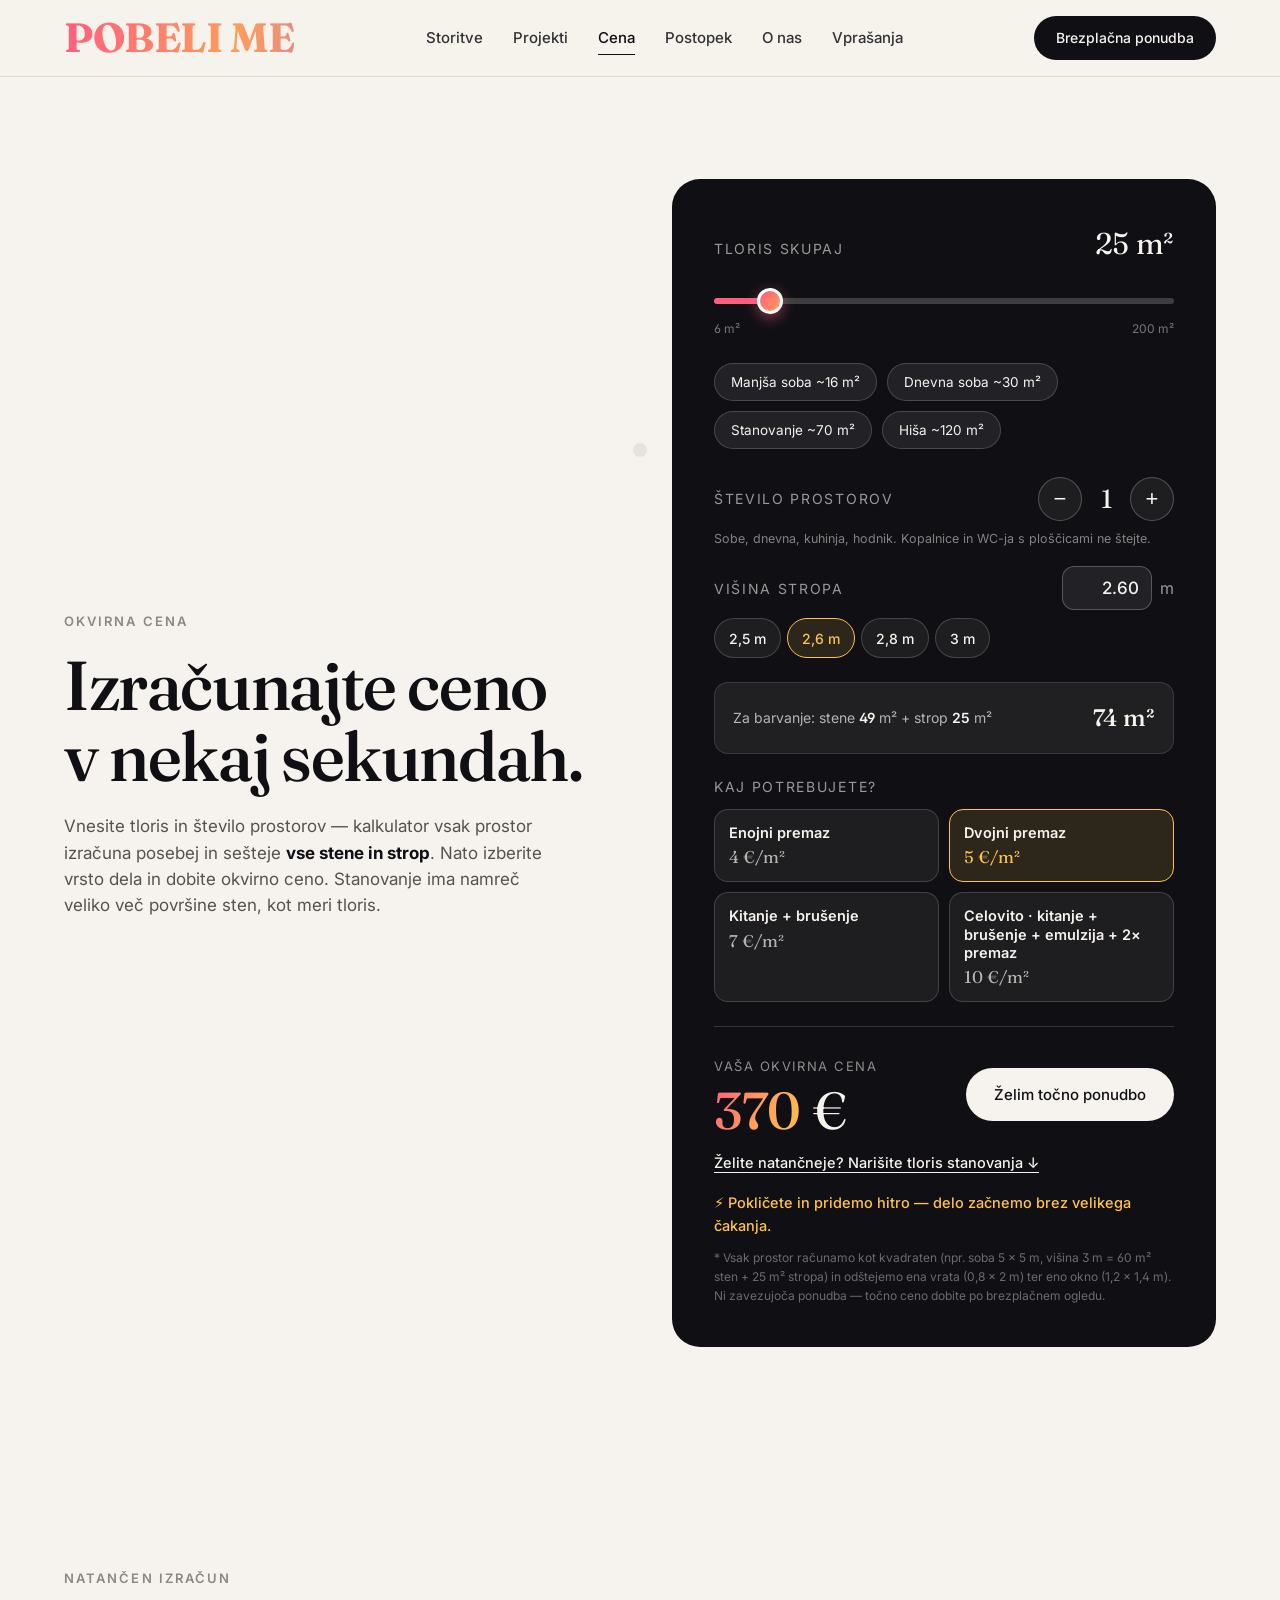
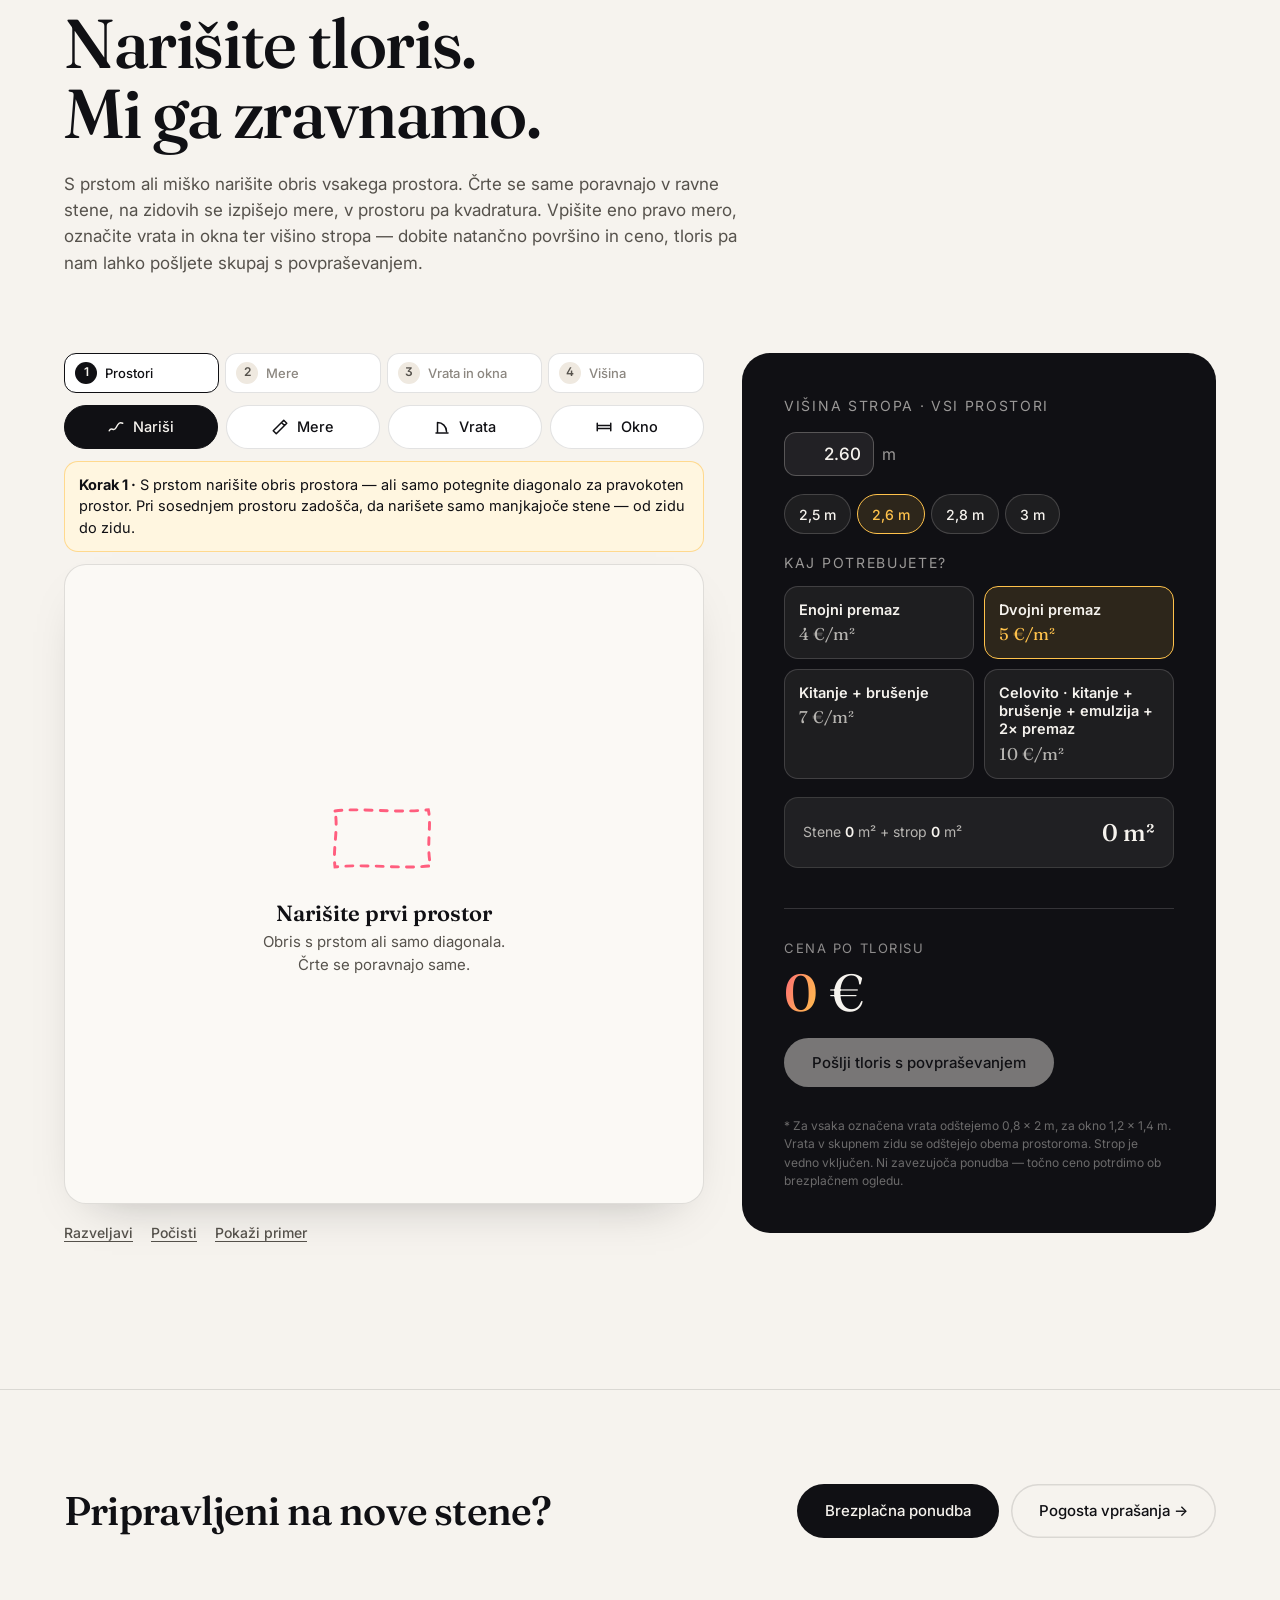
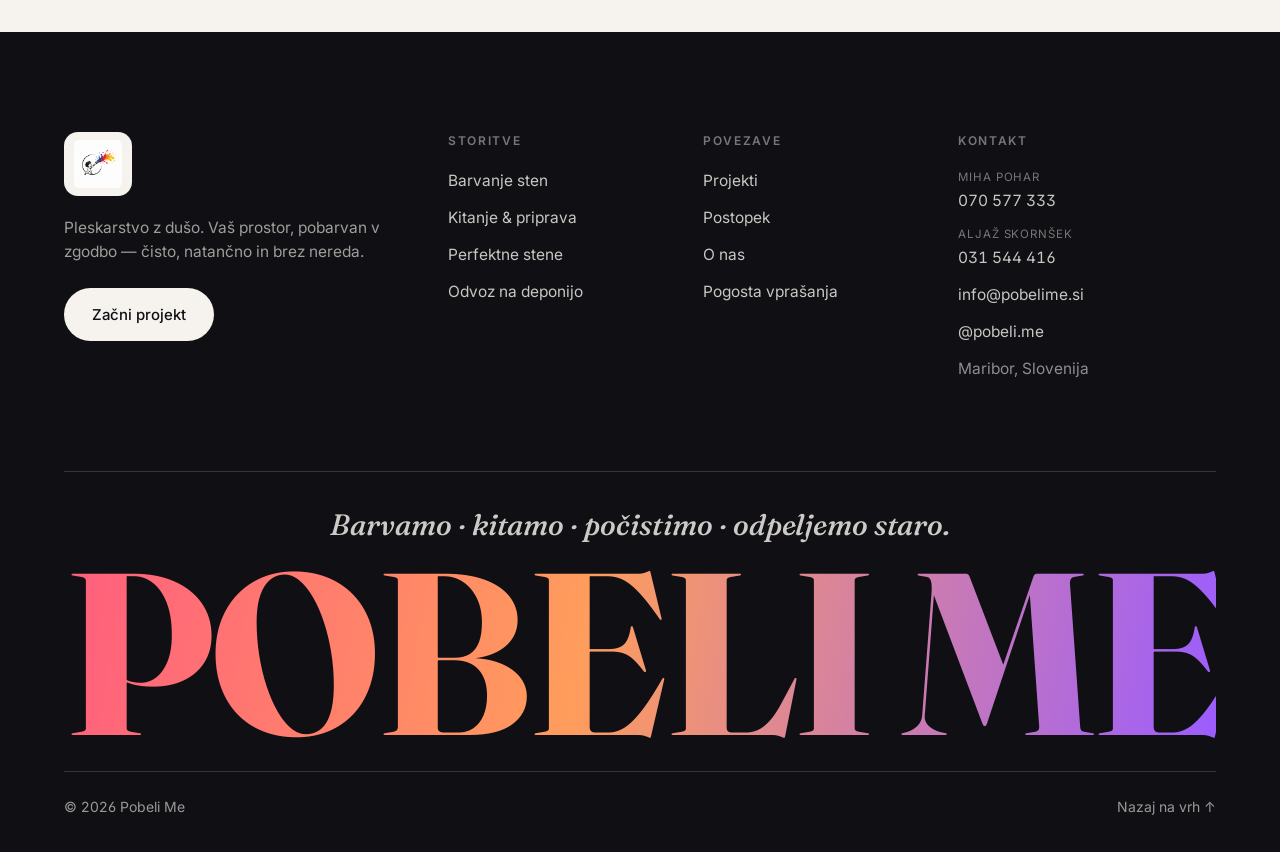
<file: cena.html>
<!DOCTYPE html>
<html lang="sl">
<head>
  <meta charset="UTF-8" />
  <meta name="viewport" content="width=device-width, initial-scale=1.0" />
  <meta name="theme-color" content="#0e0e10" />
  <title>Izračun cene | POBELI ME</title>
  <meta name="description" content="Izračunajte okvirno ceno barvanja in kitanja sten za vaš prostor v nekaj sekundah." />
  <meta name="keywords" content="pleskar Maribor, pleskarstvo, barvanje sten, kitanje sten, pleskanje, beljenje sten, odvoz na deponijo, čiščenje" />
  <meta name="author" content="Pobeli Me" />
  <link rel="canonical" href="https://pobelime.si/cena.html" />

  <!-- Open Graph -->
  <meta property="og:type" content="website" />
  <meta property="og:site_name" content="POBELI ME" />
  <meta property="og:locale" content="sl_SI" />
  <meta property="og:title" content="POBELI ME" />
  <meta property="og:description" content="Barvanje in kitanje sten do perfekcije. Brez nereda, brez stresa — samo barve, ki spremenijo vse." />
  <meta property="og:url" content="https://pobelime.si/cena.html" />
  <meta property="og:image" content="assets/og-image.png" />
  <meta property="og:image:width" content="1200" />
  <meta property="og:image:height" content="630" />
  <!-- Twitter -->
  <meta name="twitter:card" content="summary_large_image" />
  <meta name="twitter:title" content="POBELI ME" />
  <meta name="twitter:description" content="Pobarvamo vaš prostor v zgodbo. Pleskarstvo z dušo iz Maribora." />
  <meta name="twitter:image" content="assets/og-image.png" />

  <!-- Favicons -->
  <link rel="icon" type="image/png" sizes="32x32" href="assets/favicon-32.png" />
  <link rel="icon" type="image/png" sizes="16x16" href="assets/favicon-16.png" />
  <link rel="apple-touch-icon" sizes="180x180" href="assets/favicon-180.png" />
  <link rel="manifest" href="site.webmanifest" />

  <link rel="preconnect" href="https://fonts.googleapis.com" />
  <link rel="preconnect" href="https://fonts.gstatic.com" crossorigin />
  <link href="https://fonts.googleapis.com/css2?family=Fraunces:ital,opsz,wght@0,9..144,300..900;1,9..144,300..900&family=Inter:wght@300;400;500;600;700&display=swap" rel="stylesheet" />
  <link rel="stylesheet" href="styles.css" />
</head>
<body data-page="cena">
  <a href="#vrh" class="skip">Preskoči na vsebino</a>

  <!-- CUSTOM CURSOR -->
  <div class="cursor" id="cursor"><span></span></div>

  <!-- NAV -->
  <header class="nav" id="nav">
    <a href="index.html" class="nav__brand" data-cursor="hover" aria-label="POBELI ME — domov">
      <span class="nav__name">Pobeli Me</span>
    </a>
    <nav class="nav__links" aria-label="Glavna navigacija">
      <a href="storitve.html" data-cursor="hover">Storitve</a>
      <a href="projekti.html" data-cursor="hover">Projekti</a>
      <a href="cena.html" class="is-active" aria-current="page" data-cursor="hover">Cena</a>
      <a href="postopek.html" data-cursor="hover">Postopek</a>
      <a href="o-nas.html" data-cursor="hover">O nas</a>
      <a href="vprasanja.html" data-cursor="hover">Vprašanja</a>
    </nav>
    <a href="kontakt.html" class="btn btn--pill nav__cta" data-cursor="hover">
      <span>Brezplačna ponudba</span>
    </a>
    <button class="nav__burger" id="burger" aria-label="Meni"><i></i><i></i></button>
  </header>

  <!-- MOBILE MENU -->
  <div class="menu" id="menu">
    <nav>
      <a href="storitve.html">Storitve</a>
      <a href="projekti.html">Projekti</a>
      <a href="cena.html" class="is-active" aria-current="page">Cena</a>
      <a href="postopek.html">Postopek</a>
      <a href="o-nas.html">O nas</a>
      <a href="vprasanja.html">Vprašanja</a>
      <a href="kontakt.html">Kontakt</a>
    </nav>
    <div class="menu__foot">
      <a href="tel:+38670577333">+386 70 577 333</a>
      <a href="mailto:info@pobelime.si">info@pobelime.si</a>
    </div>
  </div>

  <main id="vrh">
<!-- KALKULATOR -->
    <section class="calc" id="kalkulator">
      <div class="calc__inner">
        <div class="calc__intro reveal">
          <p class="sec-kicker">Okvirna cena</p>
          <h2 class="sec-title">Izračunajte ceno<br/>v nekaj sekundah.</h2>
          <p class="calc__p">Vnesite tloris in število prostorov — kalkulator vsak prostor
            izračuna posebej in sešteje <b>vse stene in strop</b>. Nato izberite vrsto dela in dobite okvirno ceno.
            Stanovanje ima namreč veliko več površine sten, kot meri tloris.</p>
        </div>

        <div class="calc__card reveal">
          <div class="calc__row">
            <label for="m2">Tloris skupaj</label>
            <output id="m2out">25 m²</output>
          </div>
          <input type="range" id="m2" min="6" max="200" step="1" value="25" data-cursor="hover" />
          <div class="calc__hint"><span>6 m²</span><span>200 m²</span></div>

          <div class="calc__chips" role="group" aria-label="Hitra izbira">
            <button type="button" data-m2="16" data-rooms="1">Manjša soba ~16 m²</button>
            <button type="button" data-m2="30" data-rooms="1">Dnevna soba ~30 m²</button>
            <button type="button" data-m2="70" data-rooms="4">Stanovanje ~70 m²</button>
            <button type="button" data-m2="120" data-rooms="6">Hiša ~120 m²</button>
          </div>

          <div class="calc__set">
            <div class="calc__setrow">
              <span class="calc__optlabel" id="roomsLabel">Število prostorov</span>
              <div class="calc__stepper" role="group" aria-labelledby="roomsLabel">
                <button type="button" id="roomsMinus" aria-label="Manj prostorov" data-cursor="hover">−</button>
                <output id="rooms" aria-live="polite">1</output>
                <button type="button" id="roomsPlus" aria-label="Več prostorov" data-cursor="hover">+</button>
              </div>
            </div>
            <p class="calc__small">Sobe, dnevna, kuhinja, hodnik. Kopalnice in WC-ja s ploščicami ne štejte.</p>

            <div class="calc__setrow">
              <label class="calc__optlabel" id="hLabel" for="qH">Višina stropa</label>
              <div class="plan__hin"><input type="text" inputmode="decimal" id="qH" value="2.60" aria-describedby="hLabel" /><span>m</span></div>
            </div>
            <div class="calc__setrow">
              <div class="calc__seg calc__qh" role="group" aria-label="Hitra izbira višine">
                <button type="button" data-h="2.5">2,5 m</button>
                <button type="button" data-h="2.6" class="is-active">2,6 m</button>
                <button type="button" data-h="2.8">2,8 m</button>
                <button type="button" data-h="3">3 m</button>
              </div>
            </div>

          </div>

          <div class="calc__surface">
            <span>Za barvanje: stene <b id="walls">52</b> m² + strop <b id="ceil">25</b> m²</span>
            <b><span id="surface">77</span> m²</b>
          </div>

          <div class="calc__opts" role="group" aria-label="Kaj potrebujete">
            <span class="calc__optlabel">Kaj potrebujete?</span>
            <div class="calc__optrow">
              <button type="button" class="calc__opt" data-rate="4" data-cursor="hover">
                <b>Enojni premaz</b><small>4 €/m²</small></button>
              <button type="button" class="calc__opt is-active" data-rate="5" data-cursor="hover">
                <b>Dvojni premaz</b><small>5 €/m²</small></button>
              <button type="button" class="calc__opt" data-rate="7" data-cursor="hover">
                <b>Kitanje + brušenje</b><small>7 €/m²</small></button>
              <button type="button" class="calc__opt" data-rate="10" data-cursor="hover">
                <b>Celovito · kitanje + brušenje + emulzija + 2× premaz</b><small>10 €/m²</small></button>
            </div>
          </div>

          <div class="calc__result">
            <div>
              <span class="calc__label">Vaša okvirna cena</span>
              <div class="calc__price"><b id="price">385</b> €</div>
            </div>
            <a href="kontakt.html" class="btn btn--solid magnetic" data-cursor="hover"><span>Želim točno ponudbo</span></a>
          </div>
          <a href="#tloris" class="calc__more" data-cursor="hover">Želite natančneje? Narišite tloris stanovanja ↓</a>
          <p class="calc__fast">⚡ Pokličete in pridemo hitro — delo začnemo brez velikega čakanja.</p>
          <p class="calc__note">* Vsak prostor računamo kot kvadraten (npr. soba 5 × 5 m, višina 3 m = 60 m² sten + 25 m² stropa)
            in odštejemo ena vrata (0,8 × 2 m) ter eno okno (1,2 × 1,4 m). Ni zavezujoča ponudba —
            točno ceno dobite po brezplačnem ogledu.</p>
        </div>
      </div>
    </section>

    
    <!-- TLORIS -->
    <section class="plan" id="tloris">
      <div class="sec-head">
        <p class="sec-kicker reveal">Natančen izračun</p>
        <h2 class="sec-title reveal">Narišite tloris.<br/>Mi ga zravnamo.</h2>
        <p class="plan__lead reveal">S prstom ali miško narišite obris vsakega prostora. Črte se same poravnajo v ravne stene,
          na zidovih se izpišejo mere, v prostoru pa kvadratura. Vpišite eno pravo mero, označite vrata in okna ter višino stropa — dobite natančno
          površino in ceno, tloris pa nam lahko pošljete skupaj s povpraševanjem.</p>
      </div>

      <!-- telefon: risanje se odpre v celozaslonskem oknu -->
      <div class="plan__mcard reveal" id="planMCard">
        <img id="planMImg" alt="Vaš tloris" hidden />
        <div class="plan__mtxt">
          <b id="planMTitle">Izračunajte površino sten</b>
          <p id="planMSum">Narišite tloris čez cel zaslon — dobite površino sten in stropa ter okvirno ceno.</p>
        </div>
        <button type="button" class="btn btn--solid" id="planOpen"><span>Začni risati</span></button>
      </div>

      <div class="plan__grid reveal" id="planGrid">
        <div class="plan__top">
          <button type="button" class="plan__x" id="planClose" aria-label="Zapri risanje">
            <svg viewBox="0 0 24 24" aria-hidden="true"><path d="M6 6l12 12M18 6L6 18"/></svg></button>
          <b>Površina sten</b>
          <button type="button" class="plan__tbtn" id="planUndoTop">Razveljavi</button>
          <button type="button" class="plan__tbtn" id="planClearTop">Počisti</button>
        </div>
        <div class="plan__board">
          <ol class="plan__steps" aria-label="Koraki">
            <li data-step="1"><span>1</span>Prostori</li>
            <li data-step="2"><span>2</span>Mere</li>
            <li data-step="3"><span>3</span>Vrata in okna</li>
            <li data-step="4"><span>4</span>Višina</li>
          </ol>
          <div class="plan__tools" role="toolbar" aria-label="Orodja">
            <button type="button" class="plan__tool is-active" data-mode="draw" aria-pressed="true" data-cursor="hover">
              <svg viewBox="0 0 24 24" aria-hidden="true"><path d="M3 17c3-6 6 2 9-4s5-8 9-6"/></svg>Nariši</button>
            <button type="button" class="plan__tool" data-mode="edit" aria-pressed="false" data-cursor="hover">
              <svg viewBox="0 0 24 24" aria-hidden="true"><path d="M3 17l4 4 14-14-4-4zM14 6l4 4"/></svg>Mere</button>
            <button type="button" class="plan__tool" data-mode="door" aria-pressed="false" data-cursor="hover">
              <svg viewBox="0 0 24 24" aria-hidden="true"><path d="M4 20h16M6 20V6M6 6a12 12 0 0 1 12 12"/></svg>Vrata</button>
            <button type="button" class="plan__tool" data-mode="window" aria-pressed="false" data-cursor="hover">
              <svg viewBox="0 0 24 24" aria-hidden="true"><path d="M3 10h18M3 14h18M3 7v10M21 7v10"/></svg>Okno</button>
          </div>
          <p class="plan__hint" id="planHint" role="status"></p>
          <div class="plan__canvas">
            <svg id="planSvg" viewBox="0 0 1000 1000" role="img" aria-label="Risalna površina za tloris">
              <defs>
                <pattern id="planGrid" width="50" height="50" patternUnits="userSpaceOnUse">
                  <path d="M50 0H0V50" fill="none" stroke="rgba(16,16,20,.07)" stroke-width="1.5"/>
                </pattern>
              </defs>
              <rect class="plan__bg" width="1000" height="1000" fill="url(#planGrid)"/>
              <g id="planLayer"></g>
              <polyline id="planPreview" points="" fill="none" class="plan__preview"/>
            </svg>
            <div class="plan__empty" id="planEmpty">
              <svg viewBox="0 0 120 80" aria-hidden="true"><path class="plan__demo" d="M18 16c20-3 50 2 80-1 3 14-2 30 2 48-26 3-54-2-82 1-2-16 3-32 0-48z"/></svg>
              <p><b>Narišite prvi prostor</b><br/>Obris s prstom ali samo diagonala.<br/>Črte se poravnajo same.</p>
            </div>
          </div>
          <div class="plan__aux">
            <button type="button" id="planUndo" data-cursor="hover">Razveljavi</button>
            <button type="button" id="planClear" data-cursor="hover">Počisti</button>
            <button type="button" id="planSample" data-cursor="hover">Pokaži primer</button>
          </div>
        </div>

        <aside class="plan__panel calc__card" aria-label="Izračun iz tlorisa">
          <button type="button" class="plan__sheetbar" id="planSheetBar" aria-expanded="false">
            <span>Stene + strop <b id="planBarM2">0</b> m²</span>
            <span><b id="planBarPrice">0</b> €</span>
            <i aria-hidden="true"></i>
          </button>
          <p class="plan__scale" id="planScale" hidden>Mere so zaenkrat ocena. Z orodjem <b>Mere</b> tapnite en zid in vpišite njegovo dolžino.</p>

          <div class="plan__editor" id="planEditor" hidden>
            <div id="edWall" hidden>
              <span class="calc__optlabel" id="edWallLbl">Zid</span>
              <div class="plan__inrow">
                <label class="sr" for="edWallLen">Dolžina zidu v metrih</label>
                <input type="text" inputmode="decimal" id="edWallLen" />
                <span>m</span>
                <button type="button" id="edWallSet" class="plan__apply">Nastavi</button>
              </div>
              <button type="button" id="edBackRoom" class="plan__link">Uredi prostor →</button>
            </div>
            <div id="edRoom" hidden>
              <label class="calc__optlabel" for="edName">Ime prostora</label>
              <input type="text" id="edName" class="plan__name-in" />
              <span class="calc__optlabel" id="edAreaLbl">Kvadratura tal</span>
              <div class="plan__inrow">
                <label class="sr" for="edArea">Kvadratura prostora v m²</label>
                <input type="text" inputmode="decimal" id="edArea" aria-describedby="edAreaLbl" />
                <span>m²</span>
                <button type="button" id="edAreaSet" class="plan__apply">Nastavi</button>
              </div>
              <span class="calc__optlabel" id="edHLbl">Višina stropa v tem prostoru</span>
              <div class="plan__inrow">
                <label class="sr" for="edH">Višina stropa v tem prostoru v metrih</label>
                <input type="text" inputmode="decimal" id="edH" aria-describedby="edHLbl" />
                <span>m</span>
                <button type="button" id="edHSet" class="plan__apply">Nastavi</button>
              </div>
              <p class="plan__small" id="edHNote">Prazno = enaka višina kot drugje.</p>
              <button type="button" id="edDelete" class="plan__link plan__link--del">Izbriši prostor</button>
            </div>
            <div id="edOpen" hidden>
              <span class="calc__optlabel" id="edOpenLbl">Odprtina</span>
              <div class="calc__seg" role="group" aria-label="Vrsta odprtine">
                <button type="button" data-otype="door">Vrata</button>
                <button type="button" data-otype="window">Okno</button>
              </div>
              <button type="button" id="edOpenDelete" class="plan__link plan__link--del">Odstrani</button>
            </div>
          </div>

          <ul class="plan__list" id="planRooms"></ul>

          <div class="calc__setrow plan__hrow">
            <label class="calc__optlabel" for="planH">Višina stropa · vsi prostori</label>
            <div class="plan__hin"><input type="text" inputmode="decimal" id="planH" value="2.60" /><span>m</span></div>
          </div>
          <div class="calc__seg plan__h" role="group" aria-label="Hitra izbira višine">
            <button type="button" data-h="2.5">2,5 m</button>
            <button type="button" data-h="2.6" class="is-active">2,6 m</button>
            <button type="button" data-h="2.8">2,8 m</button>
            <button type="button" data-h="3">3 m</button>
          </div>

          <div class="calc__opts plan__rates" role="group" aria-label="Vrsta dela">
            <span class="calc__optlabel">Kaj potrebujete?</span>
            <div class="calc__optrow">
              <button type="button" class="calc__opt" data-rate="4"><b>Enojni premaz</b><small>4 €/m²</small></button>
              <button type="button" class="calc__opt is-active" data-rate="5"><b>Dvojni premaz</b><small>5 €/m²</small></button>
              <button type="button" class="calc__opt" data-rate="7"><b>Kitanje + brušenje</b><small>7 €/m²</small></button>
              <button type="button" class="calc__opt" data-rate="10"><b>Celovito · kitanje + brušenje + emulzija + 2× premaz</b><small>10 €/m²</small></button>
            </div>
          </div>

          <p class="plan__default" id="planDefault" hidden>Vrata in okna še niso označena, zato računamo ena vrata in eno okno na prostor.</p>
          <div class="calc__surface">
            <span>Stene <b id="planWalls">0</b> m² + strop <b id="planCeil">0</b> m²</span>
            <b><span id="planTotal">0</span> m²</b>
          </div>
          <div class="calc__result">
            <div>
              <span class="calc__label">Cena po tlorisu</span>
              <div class="calc__price"><b id="planPrice">0</b> €</div>
            </div>
            <button type="button" class="btn btn--solid" id="planSend" disabled><span>Pošlji tloris s povpraševanjem</span></button>
          </div>
          <p class="calc__note">* Za vsaka označena vrata odštejemo 0,8 × 2 m, za okno 1,2 × 1,4 m. Vrata v skupnem zidu se odštejejo obema prostoroma. Strop je vedno vključen.
            Ni zavezujoča ponudba — točno ceno potrdimo ob brezplačnem ogledu.</p>
        </aside>
      </div>
    </section>

    <!-- NAPREJ -->
    <section class="nextband">
      <p class="nextband__t">Pripravljeni na nove stene?</p>
      <div class="nextband__a">
        <a href="kontakt.html" class="btn btn--solid magnetic" data-cursor="hover"><span>Brezplačna ponudba</span></a>
        <a href="vprasanja.html" class="btn btn--ghost magnetic" data-cursor="hover"><span>Pogosta vprašanja →</span></a>
      </div>
    </section>

  </main>

  <!-- FOOTER -->
  <footer class="footer">
    <div class="footer__top">
      <div class="footer__brand">
        <img class="footer__logo" src="assets/logo.png" alt="POBELI ME logotip" />
        <p>Pleskarstvo z dušo. Vaš prostor, pobarvan v zgodbo — čisto, natančno in brez nereda.</p>
        <a href="kontakt.html" class="btn btn--solid magnetic" data-cursor="hover"><span>Začni projekt</span></a>
      </div>
      <nav class="footer__col">
        <h4>Storitve</h4>
        <a href="storitve.html" data-cursor="hover">Barvanje sten</a>
        <a href="storitve.html" data-cursor="hover">Kitanje &amp; priprava</a>
        <a href="storitve.html" data-cursor="hover">Perfektne stene</a>
        <a href="storitve.html" data-cursor="hover">Odvoz na deponijo</a>
      </nav>
      <nav class="footer__col">
        <h4>Povezave</h4>
        <a href="projekti.html" data-cursor="hover">Projekti</a>
        <a href="postopek.html" data-cursor="hover">Postopek</a>
        <a href="o-nas.html" data-cursor="hover">O nas</a>
        <a href="vprasanja.html" data-cursor="hover">Pogosta vprašanja</a>
      </nav>
      <div class="footer__col">
        <h4>Kontakt</h4>
        <a class="footer__person" href="tel:+38670577333" data-cursor="hover"><small>Miha Pohar</small>070 577 333</a>
        <a class="footer__person" href="tel:+38631544416" data-cursor="hover"><small>Aljaž Skornšek</small>031 544 416</a>
        <a href="mailto:info@pobelime.si" data-cursor="hover">info@pobelime.si</a>
        <a href="https://instagram.com/pobeli.me" data-cursor="hover">@pobeli.me</a>
        <span class="footer__place">Maribor, Slovenija</span>
      </div>
    </div>
    <p class="footer__tag">Barvamo · kitamo · počistimo · odpeljemo staro.</p>
    <div class="footer__big">POBELI ME</div>
    <div class="footer__row">
      <p>© <span id="year"></span> Pobeli Me</p>
      <a href="#vrh" data-cursor="hover">Nazaj na vrh ↑</a>
    </div>
  </footer>

  <!-- BACK TO TOP -->
  <button class="totop" id="totop" aria-label="Nazaj na vrh" data-cursor="hover">↑</button>

  <script src="script.js"></script>
  <script src="tloris.js"></script>
</body>
</html>
</file>
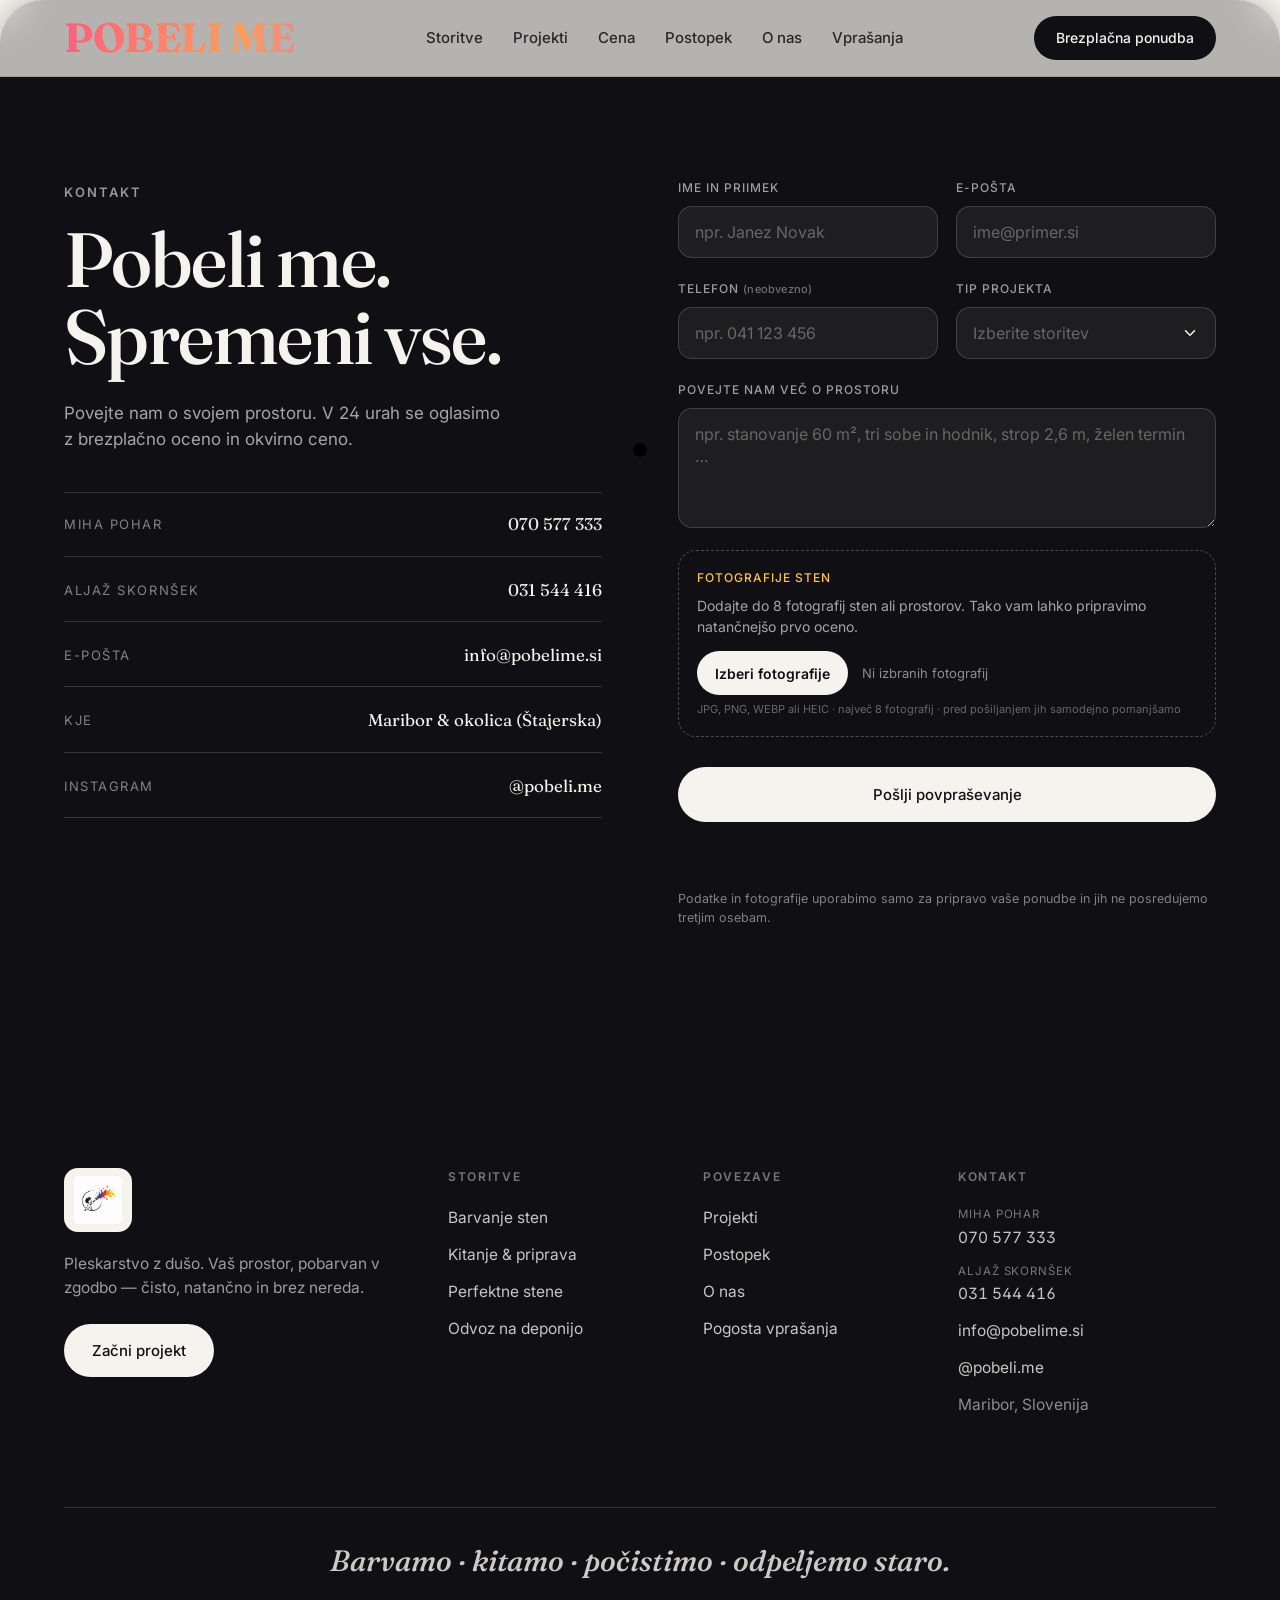
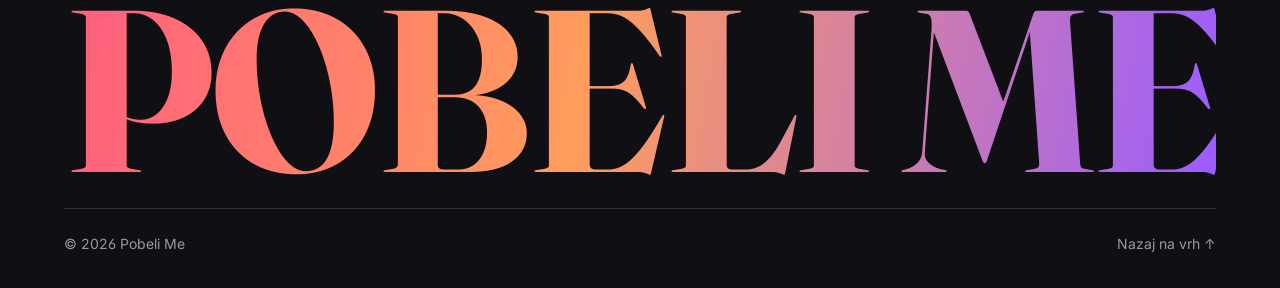
<file: kontakt.html>
<!DOCTYPE html>
<html lang="sl">
<head>
  <meta charset="UTF-8" />
  <meta name="viewport" content="width=device-width, initial-scale=1.0" />
  <meta name="theme-color" content="#0e0e10" />
  <title>Kontakt | POBELI ME</title>
  <meta name="description" content="Povejte nam o svojem prostoru. V 24 urah se oglasimo z brezplačno oceno in okvirno ceno." />
  <meta name="keywords" content="pleskar Maribor, pleskarstvo, barvanje sten, kitanje sten, pleskanje, beljenje sten, odvoz na deponijo, čiščenje" />
  <meta name="author" content="Pobeli Me" />
  <link rel="canonical" href="https://pobelime.si/kontakt.html" />

  <!-- Open Graph -->
  <meta property="og:type" content="website" />
  <meta property="og:site_name" content="POBELI ME" />
  <meta property="og:locale" content="sl_SI" />
  <meta property="og:title" content="POBELI ME" />
  <meta property="og:description" content="Barvanje in kitanje sten do perfekcije. Brez nereda, brez stresa — samo barve, ki spremenijo vse." />
  <meta property="og:url" content="https://pobelime.si/kontakt.html" />
  <meta property="og:image" content="assets/og-image.png" />
  <meta property="og:image:width" content="1200" />
  <meta property="og:image:height" content="630" />
  <!-- Twitter -->
  <meta name="twitter:card" content="summary_large_image" />
  <meta name="twitter:title" content="POBELI ME" />
  <meta name="twitter:description" content="Pobarvamo vaš prostor v zgodbo. Pleskarstvo z dušo iz Maribora." />
  <meta name="twitter:image" content="assets/og-image.png" />

  <!-- Favicons -->
  <link rel="icon" type="image/png" sizes="32x32" href="assets/favicon-32.png" />
  <link rel="icon" type="image/png" sizes="16x16" href="assets/favicon-16.png" />
  <link rel="apple-touch-icon" sizes="180x180" href="assets/favicon-180.png" />
  <link rel="manifest" href="site.webmanifest" />

  <link rel="preconnect" href="https://fonts.googleapis.com" />
  <link rel="preconnect" href="https://fonts.gstatic.com" crossorigin />
  <link href="https://fonts.googleapis.com/css2?family=Fraunces:ital,opsz,wght@0,9..144,300..900;1,9..144,300..900&family=Inter:wght@300;400;500;600;700&display=swap" rel="stylesheet" />
  <link rel="stylesheet" href="styles.css" />
</head>
<body data-page="kontakt">
  <a href="#vrh" class="skip">Preskoči na vsebino</a>

  <!-- CUSTOM CURSOR -->
  <div class="cursor" id="cursor"><span></span></div>

  <!-- NAV -->
  <header class="nav" id="nav">
    <a href="index.html" class="nav__brand" data-cursor="hover" aria-label="POBELI ME — domov">
      <span class="nav__name">Pobeli Me</span>
    </a>
    <nav class="nav__links" aria-label="Glavna navigacija">
      <a href="storitve.html" data-cursor="hover">Storitve</a>
      <a href="projekti.html" data-cursor="hover">Projekti</a>
      <a href="cena.html" data-cursor="hover">Cena</a>
      <a href="postopek.html" data-cursor="hover">Postopek</a>
      <a href="o-nas.html" data-cursor="hover">O nas</a>
      <a href="vprasanja.html" data-cursor="hover">Vprašanja</a>
    </nav>
    <a href="kontakt.html" class="btn btn--pill nav__cta" data-cursor="hover">
      <span>Brezplačna ponudba</span>
    </a>
    <button class="nav__burger" id="burger" aria-label="Meni"><i></i><i></i></button>
  </header>

  <!-- MOBILE MENU -->
  <div class="menu" id="menu">
    <nav>
      <a href="storitve.html">Storitve</a>
      <a href="projekti.html">Projekti</a>
      <a href="cena.html">Cena</a>
      <a href="postopek.html">Postopek</a>
      <a href="o-nas.html">O nas</a>
      <a href="vprasanja.html">Vprašanja</a>
      <a href="kontakt.html" class="is-active" aria-current="page">Kontakt</a>
    </nav>
    <div class="menu__foot">
      <a href="tel:+38670577333">+386 70 577 333</a>
      <a href="mailto:info@pobelime.si">info@pobelime.si</a>
    </div>
  </div>

  <main id="vrh">
<!-- KONTAKT -->
    <section class="contact" id="kontakt">
      <div class="contact__grid">
        <div class="contact__intro reveal">
          <p class="sec-kicker">Kontakt</p>
          <h2 class="contact__title">Pobeli me.<br/>Spremeni vse.</h2>
          <p class="contact__p">Povejte nam o svojem prostoru. V 24 urah se oglasimo z brezplačno
            oceno in okvirno ceno.</p>
          <ul class="contact__info">
            <li><span>Miha Pohar</span><a href="tel:+38670577333" data-cursor="hover">070 577 333</a></li>
            <li><span>Aljaž Skornšek</span><a href="tel:+38631544416" data-cursor="hover">031 544 416</a></li>
            <li><span>E-pošta</span><a href="mailto:info@pobelime.si" data-cursor="hover">info@pobelime.si</a></li>
            <li><span>Kje</span><b class="contact__plain">Maribor &amp; okolica (Štajerska)</b></li>
            <li><span>Instagram</span><a href="https://instagram.com/pobeli.me" data-cursor="hover">@pobeli.me</a></li>
          </ul>
        </div>

        <form class="form reveal" id="form" action="/api/contact" method="post" novalidate>
          <div class="field">
            <label for="ime">Ime in priimek</label>
            <input type="text" id="ime" name="ime" required autocomplete="name" placeholder="npr. Janez Novak" data-cursor="hover" />
          </div>
          <div class="field">
            <label for="email">E-pošta</label>
            <input type="email" id="email" name="email" required autocomplete="email" inputmode="email" placeholder="ime@primer.si" data-cursor="hover" />
          </div>
          <div class="field">
            <label for="tel">Telefon <small>(neobvezno)</small></label>
            <input type="tel" id="tel" name="tel" autocomplete="tel" placeholder="npr. 041 123 456" data-cursor="hover" />
          </div>
          <div class="field">
            <label for="tip">Tip projekta</label>
            <select id="tip" name="tip" data-cursor="hover" required>
              <option value="" disabled selected>Izberite storitev</option>
              <option>Enojni premaz (4 €/m²)</option>
              <option>Dvojni premaz (5 €/m²)</option>
              <option>Kitanje + brušenje (7 €/m²)</option>
              <option>Celovito · kitanje + brušenje + emulzija + 2× premaz (10 €/m²)</option>
            </select>
          </div>
          <div class="field field--full">
            <label for="sporocilo">Povejte nam več o prostoru</label>
            <textarea id="sporocilo" name="sporocilo" rows="4" placeholder="npr. stanovanje 60 m², tri sobe in hodnik, strop 2,6 m, želen termin …" data-cursor="hover"></textarea>
          </div>
          <div class="field field--full field--file">
            <span class="file__title">Fotografije sten</span>
            <p>Dodajte do 8 fotografij sten ali prostorov. Tako vam lahko pripravimo natančnejšo prvo oceno.</p>
            <div class="file__row">
              <input type="file" id="slike" name="slike[]" class="file__input" accept="image/jpeg,image/png,image/webp,image/heic,image/heif" multiple aria-describedby="fileStatus fileRules" />
              <label for="slike" class="file__btn" data-cursor="hover">Izberi fotografije</label>
              <span class="file__status" id="fileStatus">Ni izbranih fotografij</span>
            </div>
            <small class="file__rules" id="fileRules">JPG, PNG, WEBP ali HEIC · največ 8 fotografij · pred pošiljanjem jih samodejno pomanjšamo</small>
            <div class="file__preview" id="filePreview" aria-live="polite"></div>
          </div>
          <div class="field field--full plan-attach" id="planAttach" hidden>
            <img id="planAttachImg" alt="Priložen tloris" />
            <div>
              <b>Priložen tloris</b>
              <p id="planAttachTxt"></p>
              <button type="button" id="planAttachRemove" class="plan__link">Odstrani tloris</button>
            </div>
          </div>
          <div class="hp" aria-hidden="true"><label for="website">Spletna stran</label><input type="text" id="website" name="website" tabindex="-1" autocomplete="off" /></div>
          <button type="submit" class="btn btn--solid btn--block magnetic" data-cursor="hover">
            <span>Pošlji povpraševanje</span>
          </button>
          <p class="form__note" id="formNote" role="status"></p>
          <p class="form__privacy">Podatke in fotografije uporabimo samo za pripravo vaše ponudbe in jih ne posredujemo tretjim osebam.</p>
        </form>
      </div>
    </section>
  
  </main>

  <!-- FOOTER -->
  <footer class="footer">
    <div class="footer__top">
      <div class="footer__brand">
        <img class="footer__logo" src="assets/logo.png" alt="POBELI ME logotip" />
        <p>Pleskarstvo z dušo. Vaš prostor, pobarvan v zgodbo — čisto, natančno in brez nereda.</p>
        <a href="kontakt.html" class="btn btn--solid magnetic" data-cursor="hover"><span>Začni projekt</span></a>
      </div>
      <nav class="footer__col">
        <h4>Storitve</h4>
        <a href="storitve.html" data-cursor="hover">Barvanje sten</a>
        <a href="storitve.html" data-cursor="hover">Kitanje &amp; priprava</a>
        <a href="storitve.html" data-cursor="hover">Perfektne stene</a>
        <a href="storitve.html" data-cursor="hover">Odvoz na deponijo</a>
      </nav>
      <nav class="footer__col">
        <h4>Povezave</h4>
        <a href="projekti.html" data-cursor="hover">Projekti</a>
        <a href="postopek.html" data-cursor="hover">Postopek</a>
        <a href="o-nas.html" data-cursor="hover">O nas</a>
        <a href="vprasanja.html" data-cursor="hover">Pogosta vprašanja</a>
      </nav>
      <div class="footer__col">
        <h4>Kontakt</h4>
        <a class="footer__person" href="tel:+38670577333" data-cursor="hover"><small>Miha Pohar</small>070 577 333</a>
        <a class="footer__person" href="tel:+38631544416" data-cursor="hover"><small>Aljaž Skornšek</small>031 544 416</a>
        <a href="mailto:info@pobelime.si" data-cursor="hover">info@pobelime.si</a>
        <a href="https://instagram.com/pobeli.me" data-cursor="hover">@pobeli.me</a>
        <span class="footer__place">Maribor, Slovenija</span>
      </div>
    </div>
    <p class="footer__tag">Barvamo · kitamo · počistimo · odpeljemo staro.</p>
    <div class="footer__big">POBELI ME</div>
    <div class="footer__row">
      <p>© <span id="year"></span> Pobeli Me</p>
      <a href="#vrh" data-cursor="hover">Nazaj na vrh ↑</a>
    </div>
  </footer>

  <!-- BACK TO TOP -->
  <button class="totop" id="totop" aria-label="Nazaj na vrh" data-cursor="hover">↑</button>

  <script src="script.js"></script>
  <script src="tloris.js"></script>
</body>
</html>
</file>
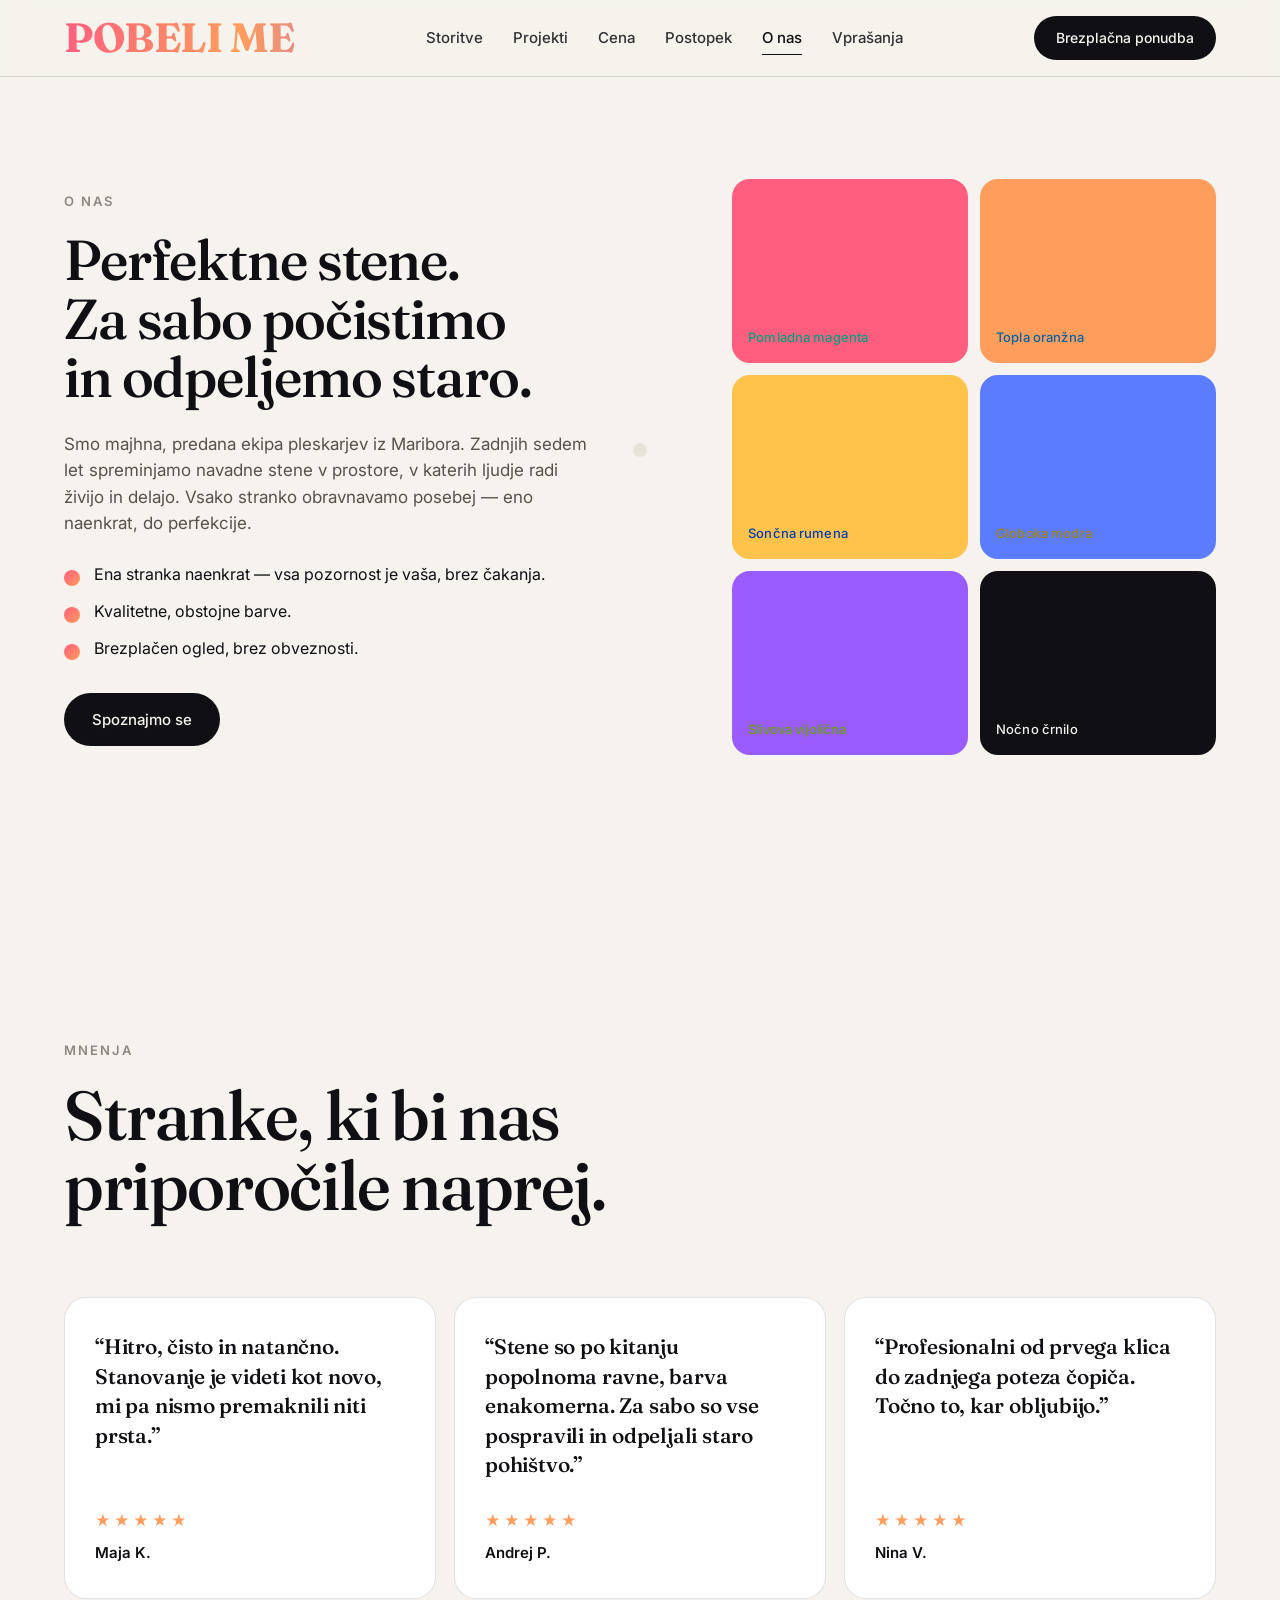
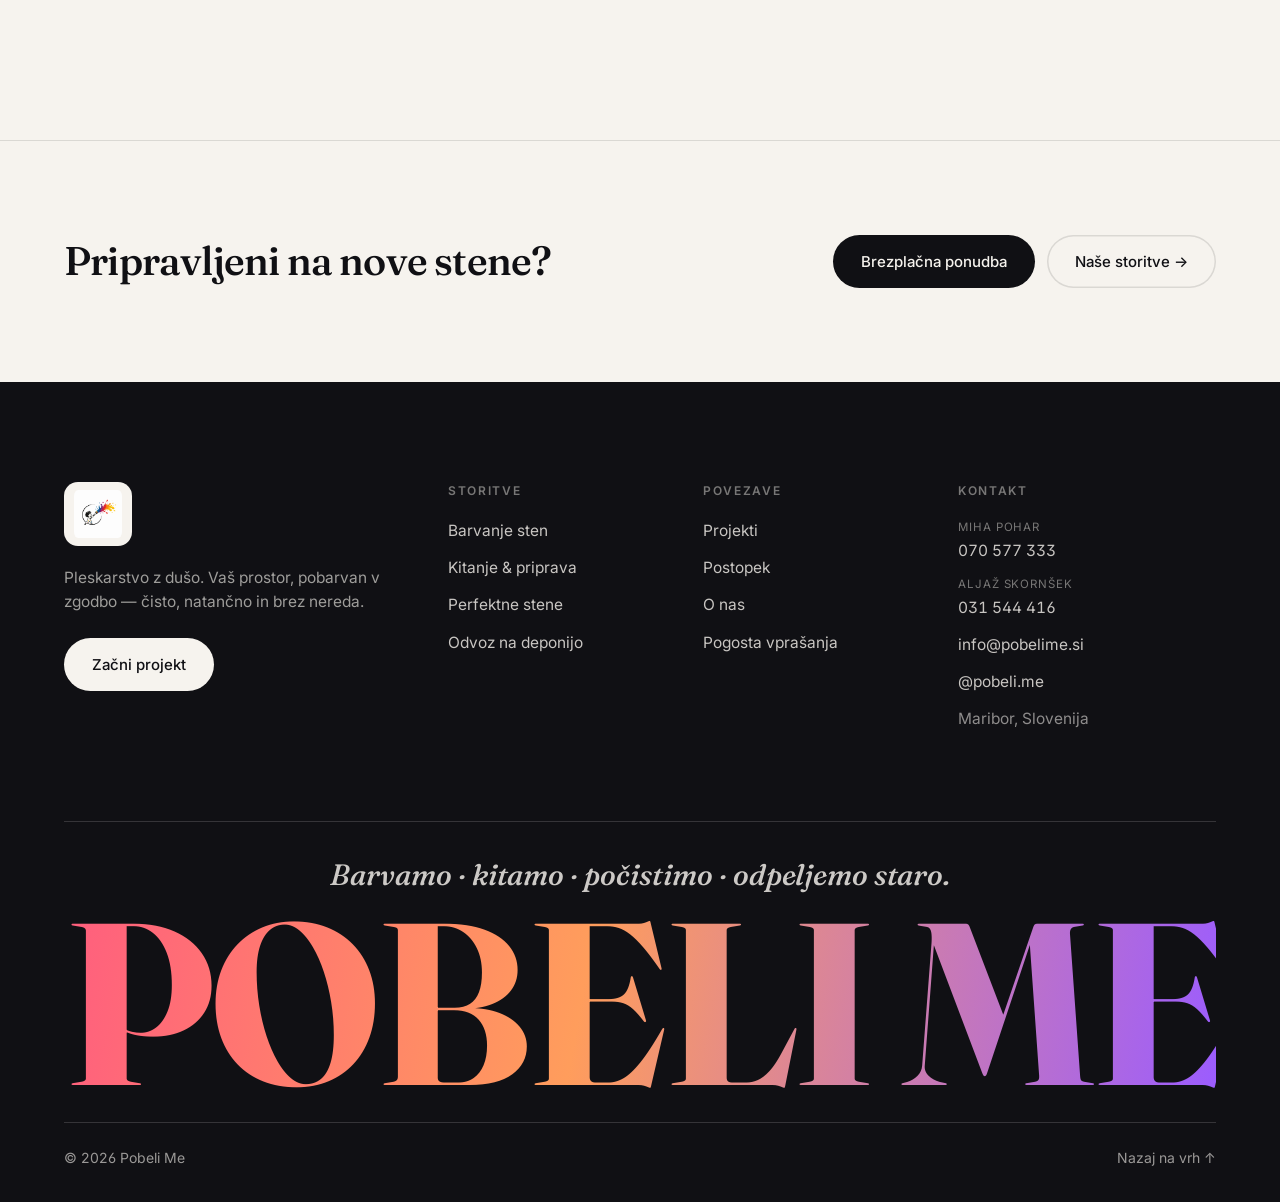
<file: o-nas.html>
<!DOCTYPE html>
<html lang="sl">
<head>
  <meta charset="UTF-8" />
  <meta name="viewport" content="width=device-width, initial-scale=1.0" />
  <meta name="theme-color" content="#0e0e10" />
  <title>O nas | POBELI ME</title>
  <meta name="description" content="Majhna, predana ekipa pleskarjev iz Maribora. Eno stranko naenkrat, do perfekcije." />
  <meta name="keywords" content="pleskar Maribor, pleskarstvo, barvanje sten, kitanje sten, pleskanje, beljenje sten, odvoz na deponijo, čiščenje" />
  <meta name="author" content="Pobeli Me" />
  <link rel="canonical" href="https://pobelime.si/o-nas.html" />

  <!-- Open Graph -->
  <meta property="og:type" content="website" />
  <meta property="og:site_name" content="POBELI ME" />
  <meta property="og:locale" content="sl_SI" />
  <meta property="og:title" content="POBELI ME" />
  <meta property="og:description" content="Barvanje in kitanje sten do perfekcije. Brez nereda, brez stresa — samo barve, ki spremenijo vse." />
  <meta property="og:url" content="https://pobelime.si/o-nas.html" />
  <meta property="og:image" content="assets/og-image.png" />
  <meta property="og:image:width" content="1200" />
  <meta property="og:image:height" content="630" />
  <!-- Twitter -->
  <meta name="twitter:card" content="summary_large_image" />
  <meta name="twitter:title" content="POBELI ME" />
  <meta name="twitter:description" content="Pobarvamo vaš prostor v zgodbo. Pleskarstvo z dušo iz Maribora." />
  <meta name="twitter:image" content="assets/og-image.png" />

  <!-- Favicons -->
  <link rel="icon" type="image/png" sizes="32x32" href="assets/favicon-32.png" />
  <link rel="icon" type="image/png" sizes="16x16" href="assets/favicon-16.png" />
  <link rel="apple-touch-icon" sizes="180x180" href="assets/favicon-180.png" />
  <link rel="manifest" href="site.webmanifest" />

  <link rel="preconnect" href="https://fonts.googleapis.com" />
  <link rel="preconnect" href="https://fonts.gstatic.com" crossorigin />
  <link href="https://fonts.googleapis.com/css2?family=Fraunces:ital,opsz,wght@0,9..144,300..900;1,9..144,300..900&family=Inter:wght@300;400;500;600;700&display=swap" rel="stylesheet" />
  <link rel="stylesheet" href="styles.css" />
</head>
<body data-page="o-nas">
  <a href="#vrh" class="skip">Preskoči na vsebino</a>

  <!-- CUSTOM CURSOR -->
  <div class="cursor" id="cursor"><span></span></div>

  <!-- NAV -->
  <header class="nav" id="nav">
    <a href="index.html" class="nav__brand" data-cursor="hover" aria-label="POBELI ME — domov">
      <span class="nav__name">Pobeli Me</span>
    </a>
    <nav class="nav__links" aria-label="Glavna navigacija">
      <a href="storitve.html" data-cursor="hover">Storitve</a>
      <a href="projekti.html" data-cursor="hover">Projekti</a>
      <a href="cena.html" data-cursor="hover">Cena</a>
      <a href="postopek.html" data-cursor="hover">Postopek</a>
      <a href="o-nas.html" class="is-active" aria-current="page" data-cursor="hover">O nas</a>
      <a href="vprasanja.html" data-cursor="hover">Vprašanja</a>
    </nav>
    <a href="kontakt.html" class="btn btn--pill nav__cta" data-cursor="hover">
      <span>Brezplačna ponudba</span>
    </a>
    <button class="nav__burger" id="burger" aria-label="Meni"><i></i><i></i></button>
  </header>

  <!-- MOBILE MENU -->
  <div class="menu" id="menu">
    <nav>
      <a href="storitve.html">Storitve</a>
      <a href="projekti.html">Projekti</a>
      <a href="cena.html">Cena</a>
      <a href="postopek.html">Postopek</a>
      <a href="o-nas.html" class="is-active" aria-current="page">O nas</a>
      <a href="vprasanja.html">Vprašanja</a>
      <a href="kontakt.html">Kontakt</a>
    </nav>
    <div class="menu__foot">
      <a href="tel:+38670577333">+386 70 577 333</a>
      <a href="mailto:info@pobelime.si">info@pobelime.si</a>
    </div>
  </div>

  <main id="vrh">
<!-- O NAS / BANNER -->
    <section class="about" id="onas">
      <div class="about__grid">
        <div class="about__text reveal">
          <p class="sec-kicker">O nas</p>
          <h2 class="about__title">Perfektne stene.<br/>Za sabo počistimo<br/>in odpeljemo staro.</h2>
          <p class="about__p">Smo majhna, predana ekipa pleskarjev iz Maribora. Zadnjih sedem let
            spreminjamo navadne stene v prostore, v katerih ljudje radi živijo in delajo.
            Vsako stranko obravnavamo posebej — eno naenkrat, do perfekcije.</p>
          <ul class="about__list">
            <li>Ena stranka naenkrat — vsa pozornost je vaša, brez čakanja.</li>
            <li>Kvalitetne, obstojne barve.</li>
            <li>Brezplačen ogled, brez obveznosti.</li>
          </ul>
          <a href="kontakt.html" class="btn btn--solid magnetic" data-cursor="hover"><span>Spoznajmo se</span></a>
        </div>
        <div class="about__swatches reveal" aria-hidden="true">
          <div class="swatch" style="--s:#ff5e7e"><span>Pomladna magenta</span></div>
          <div class="swatch" style="--s:#ff9d5c"><span>Topla oranžna</span></div>
          <div class="swatch" style="--s:#ffc24b"><span>Sončna rumena</span></div>
          <div class="swatch" style="--s:#5c7cff"><span>Globoka modra</span></div>
          <div class="swatch" style="--s:#9b5cff"><span>Slivova vijolična</span></div>
          <div class="swatch" style="--s:#101014"><span>Nočno črnilo</span></div>
        </div>
      </div>
    </section>

    <!-- MNENJA -->
    <section class="quotes">
      <div class="sec-head">
        <p class="sec-kicker reveal">Mnenja</p>
        <h2 class="sec-title reveal">Stranke, ki bi nas<br/>priporočile naprej.</h2>
      </div>
      <div class="quotes__row">
        <blockquote class="quote reveal" data-cursor="hover">
          <p>“Hitro, čisto in natančno. Stanovanje je videti kot novo, mi pa nismo premaknili niti prsta.”</p>
          <footer><span class="quote__stars" aria-label="Ocena 5 od 5">★★★★★</span><b>Maja K.</b></footer>
        </blockquote>
        <blockquote class="quote reveal" data-cursor="hover">
          <p>“Stene so po kitanju popolnoma ravne, barva enakomerna. Za sabo so vse pospravili in odpeljali staro pohištvo.”</p>
          <footer><span class="quote__stars" aria-label="Ocena 5 od 5">★★★★★</span><b>Andrej P.</b></footer>
        </blockquote>
        <blockquote class="quote reveal" data-cursor="hover">
          <p>“Profesionalni od prvega klica do zadnjega poteza čopiča. Točno to, kar obljubijo.”</p>
          <footer><span class="quote__stars" aria-label="Ocena 5 od 5">★★★★★</span><b>Nina V.</b></footer>
        </blockquote>
      </div>
    </section>

    
    <!-- NAPREJ -->
    <section class="nextband">
      <p class="nextband__t">Pripravljeni na nove stene?</p>
      <div class="nextband__a">
        <a href="kontakt.html" class="btn btn--solid magnetic" data-cursor="hover"><span>Brezplačna ponudba</span></a>
        <a href="storitve.html" class="btn btn--ghost magnetic" data-cursor="hover"><span>Naše storitve →</span></a>
      </div>
    </section>

  </main>

  <!-- FOOTER -->
  <footer class="footer">
    <div class="footer__top">
      <div class="footer__brand">
        <img class="footer__logo" src="assets/logo.png" alt="POBELI ME logotip" />
        <p>Pleskarstvo z dušo. Vaš prostor, pobarvan v zgodbo — čisto, natančno in brez nereda.</p>
        <a href="kontakt.html" class="btn btn--solid magnetic" data-cursor="hover"><span>Začni projekt</span></a>
      </div>
      <nav class="footer__col">
        <h4>Storitve</h4>
        <a href="storitve.html" data-cursor="hover">Barvanje sten</a>
        <a href="storitve.html" data-cursor="hover">Kitanje &amp; priprava</a>
        <a href="storitve.html" data-cursor="hover">Perfektne stene</a>
        <a href="storitve.html" data-cursor="hover">Odvoz na deponijo</a>
      </nav>
      <nav class="footer__col">
        <h4>Povezave</h4>
        <a href="projekti.html" data-cursor="hover">Projekti</a>
        <a href="postopek.html" data-cursor="hover">Postopek</a>
        <a href="o-nas.html" data-cursor="hover">O nas</a>
        <a href="vprasanja.html" data-cursor="hover">Pogosta vprašanja</a>
      </nav>
      <div class="footer__col">
        <h4>Kontakt</h4>
        <a class="footer__person" href="tel:+38670577333" data-cursor="hover"><small>Miha Pohar</small>070 577 333</a>
        <a class="footer__person" href="tel:+38631544416" data-cursor="hover"><small>Aljaž Skornšek</small>031 544 416</a>
        <a href="mailto:info@pobelime.si" data-cursor="hover">info@pobelime.si</a>
        <a href="https://instagram.com/pobeli.me" data-cursor="hover">@pobeli.me</a>
        <span class="footer__place">Maribor, Slovenija</span>
      </div>
    </div>
    <p class="footer__tag">Barvamo · kitamo · počistimo · odpeljemo staro.</p>
    <div class="footer__big">POBELI ME</div>
    <div class="footer__row">
      <p>© <span id="year"></span> Pobeli Me</p>
      <a href="#vrh" data-cursor="hover">Nazaj na vrh ↑</a>
    </div>
  </footer>

  <!-- BACK TO TOP -->
  <button class="totop" id="totop" aria-label="Nazaj na vrh" data-cursor="hover">↑</button>

  <script src="script.js"></script>
</body>
</html>
</file>
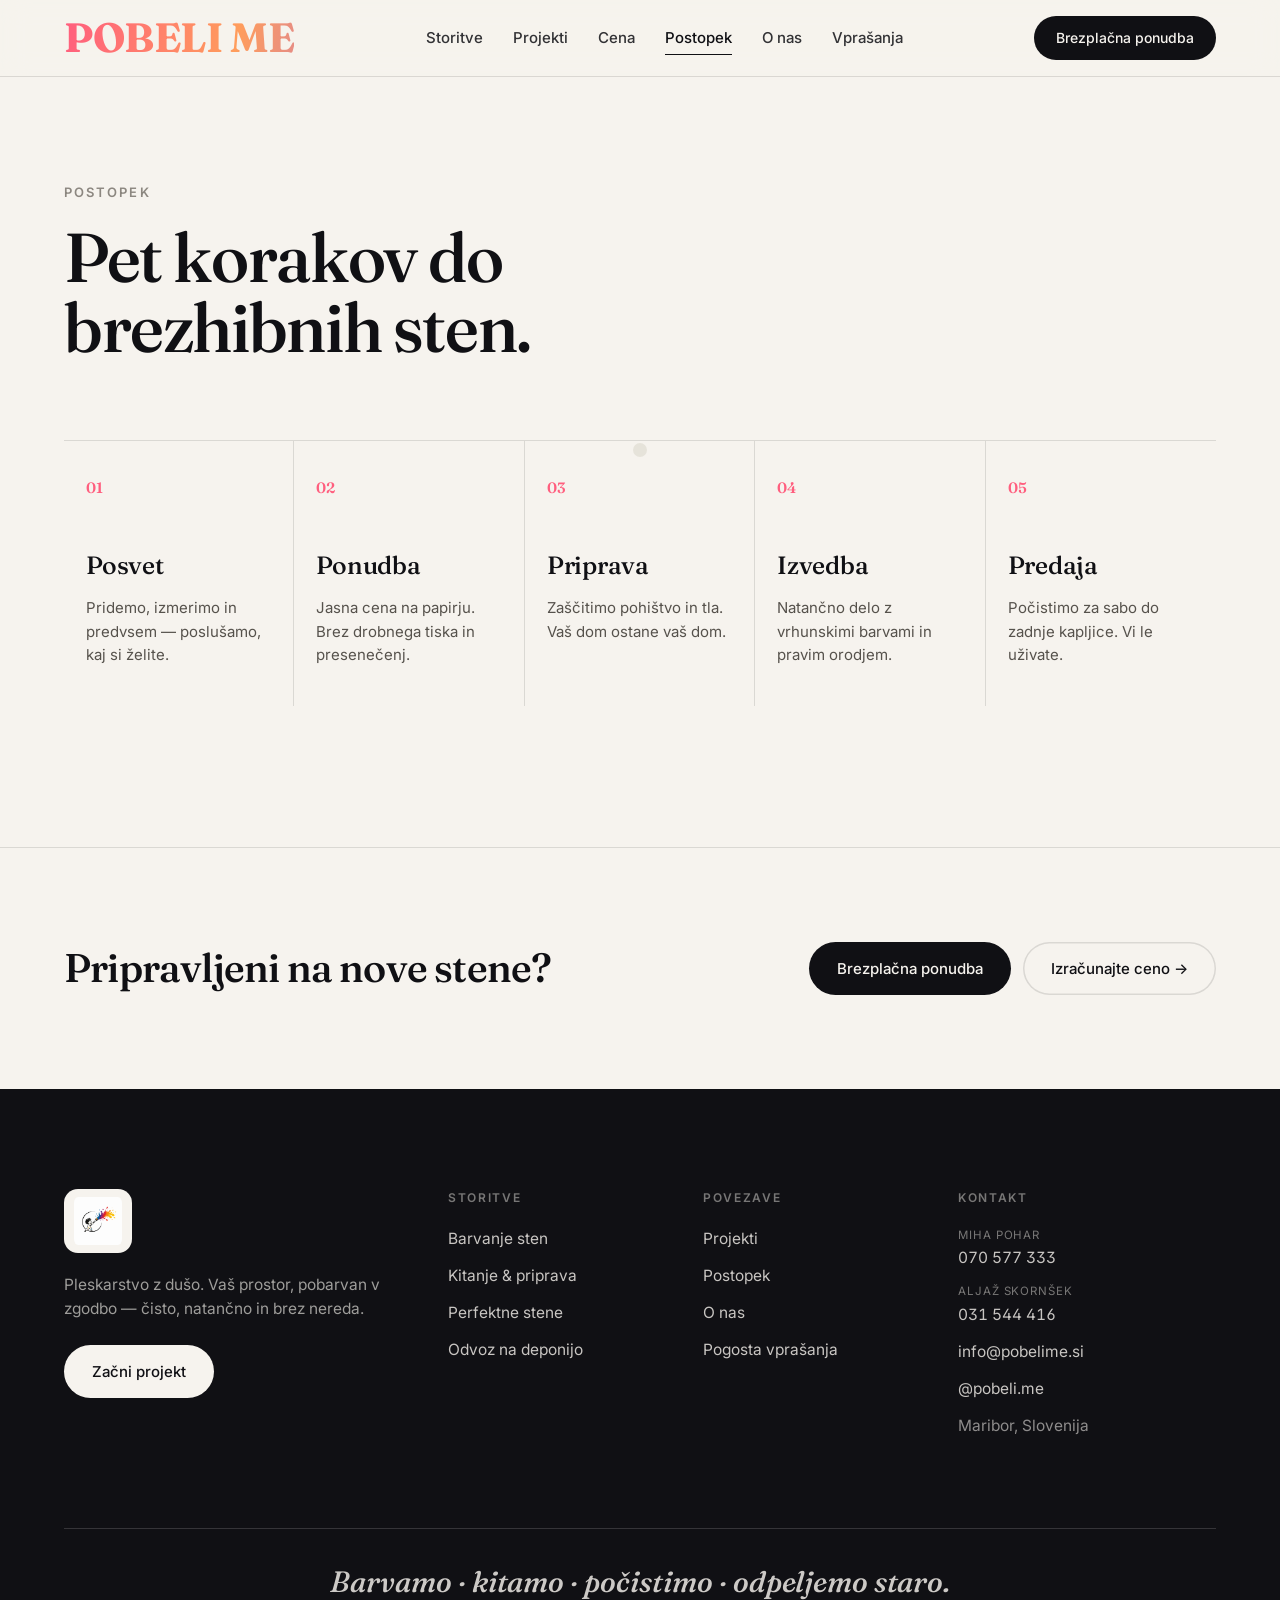
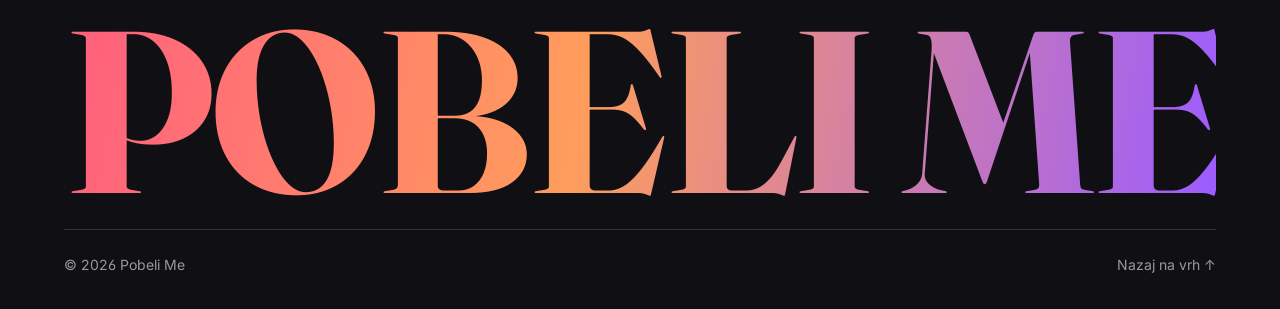
<file: postopek.html>
<!DOCTYPE html>
<html lang="sl">
<head>
  <meta charset="UTF-8" />
  <meta name="viewport" content="width=device-width, initial-scale=1.0" />
  <meta name="theme-color" content="#0e0e10" />
  <title>Postopek | POBELI ME</title>
  <meta name="description" content="Pet korakov do brezhibnih sten: posvet, ponudba, priprava, izvedba in predaja." />
  <meta name="keywords" content="pleskar Maribor, pleskarstvo, barvanje sten, kitanje sten, pleskanje, beljenje sten, odvoz na deponijo, čiščenje" />
  <meta name="author" content="Pobeli Me" />
  <link rel="canonical" href="https://pobelime.si/postopek.html" />

  <!-- Open Graph -->
  <meta property="og:type" content="website" />
  <meta property="og:site_name" content="POBELI ME" />
  <meta property="og:locale" content="sl_SI" />
  <meta property="og:title" content="POBELI ME" />
  <meta property="og:description" content="Barvanje in kitanje sten do perfekcije. Brez nereda, brez stresa — samo barve, ki spremenijo vse." />
  <meta property="og:url" content="https://pobelime.si/postopek.html" />
  <meta property="og:image" content="assets/og-image.png" />
  <meta property="og:image:width" content="1200" />
  <meta property="og:image:height" content="630" />
  <!-- Twitter -->
  <meta name="twitter:card" content="summary_large_image" />
  <meta name="twitter:title" content="POBELI ME" />
  <meta name="twitter:description" content="Pobarvamo vaš prostor v zgodbo. Pleskarstvo z dušo iz Maribora." />
  <meta name="twitter:image" content="assets/og-image.png" />

  <!-- Favicons -->
  <link rel="icon" type="image/png" sizes="32x32" href="assets/favicon-32.png" />
  <link rel="icon" type="image/png" sizes="16x16" href="assets/favicon-16.png" />
  <link rel="apple-touch-icon" sizes="180x180" href="assets/favicon-180.png" />
  <link rel="manifest" href="site.webmanifest" />

  <link rel="preconnect" href="https://fonts.googleapis.com" />
  <link rel="preconnect" href="https://fonts.gstatic.com" crossorigin />
  <link href="https://fonts.googleapis.com/css2?family=Fraunces:ital,opsz,wght@0,9..144,300..900;1,9..144,300..900&family=Inter:wght@300;400;500;600;700&display=swap" rel="stylesheet" />
  <link rel="stylesheet" href="styles.css" />
</head>
<body data-page="postopek">
  <a href="#vrh" class="skip">Preskoči na vsebino</a>

  <!-- CUSTOM CURSOR -->
  <div class="cursor" id="cursor"><span></span></div>

  <!-- NAV -->
  <header class="nav" id="nav">
    <a href="index.html" class="nav__brand" data-cursor="hover" aria-label="POBELI ME — domov">
      <span class="nav__name">Pobeli Me</span>
    </a>
    <nav class="nav__links" aria-label="Glavna navigacija">
      <a href="storitve.html" data-cursor="hover">Storitve</a>
      <a href="projekti.html" data-cursor="hover">Projekti</a>
      <a href="cena.html" data-cursor="hover">Cena</a>
      <a href="postopek.html" class="is-active" aria-current="page" data-cursor="hover">Postopek</a>
      <a href="o-nas.html" data-cursor="hover">O nas</a>
      <a href="vprasanja.html" data-cursor="hover">Vprašanja</a>
    </nav>
    <a href="kontakt.html" class="btn btn--pill nav__cta" data-cursor="hover">
      <span>Brezplačna ponudba</span>
    </a>
    <button class="nav__burger" id="burger" aria-label="Meni"><i></i><i></i></button>
  </header>

  <!-- MOBILE MENU -->
  <div class="menu" id="menu">
    <nav>
      <a href="storitve.html">Storitve</a>
      <a href="projekti.html">Projekti</a>
      <a href="cena.html">Cena</a>
      <a href="postopek.html" class="is-active" aria-current="page">Postopek</a>
      <a href="o-nas.html">O nas</a>
      <a href="vprasanja.html">Vprašanja</a>
      <a href="kontakt.html">Kontakt</a>
    </nav>
    <div class="menu__foot">
      <a href="tel:+38670577333">+386 70 577 333</a>
      <a href="mailto:info@pobelime.si">info@pobelime.si</a>
    </div>
  </div>

  <main id="vrh">
<!-- POSTOPEK -->
    <section class="process" id="postopek">
      <div class="sec-head">
        <p class="sec-kicker reveal">Postopek</p>
        <h2 class="sec-title reveal">Pet korakov do<br/>brezhibnih sten.</h2>
      </div>
      <ol class="steps">
        <li class="step reveal" data-cursor="hover">
          <span class="step__no">01</span>
          <h3>Posvet</h3>
          <p>Pridemo, izmerimo in predvsem — poslušamo, kaj si želite.</p>
        </li>
        <li class="step reveal" data-cursor="hover">
          <span class="step__no">02</span>
          <h3>Ponudba</h3>
          <p>Jasna cena na papirju. Brez drobnega tiska in presenečenj.</p>
        </li>
        <li class="step reveal" data-cursor="hover">
          <span class="step__no">03</span>
          <h3>Priprava</h3>
          <p>Zaščitimo pohištvo in tla. Vaš dom ostane vaš dom.</p>
        </li>
        <li class="step reveal" data-cursor="hover">
          <span class="step__no">04</span>
          <h3>Izvedba</h3>
          <p>Natančno delo z vrhunskimi barvami in pravim orodjem.</p>
        </li>
        <li class="step reveal" data-cursor="hover">
          <span class="step__no">05</span>
          <h3>Predaja</h3>
          <p>Počistimo za sabo do zadnje kapljice. Vi le uživate.</p>
        </li>
      </ol>
    </section>

    
    <!-- NAPREJ -->
    <section class="nextband">
      <p class="nextband__t">Pripravljeni na nove stene?</p>
      <div class="nextband__a">
        <a href="kontakt.html" class="btn btn--solid magnetic" data-cursor="hover"><span>Brezplačna ponudba</span></a>
        <a href="cena.html" class="btn btn--ghost magnetic" data-cursor="hover"><span>Izračunajte ceno →</span></a>
      </div>
    </section>

  </main>

  <!-- FOOTER -->
  <footer class="footer">
    <div class="footer__top">
      <div class="footer__brand">
        <img class="footer__logo" src="assets/logo.png" alt="POBELI ME logotip" />
        <p>Pleskarstvo z dušo. Vaš prostor, pobarvan v zgodbo — čisto, natančno in brez nereda.</p>
        <a href="kontakt.html" class="btn btn--solid magnetic" data-cursor="hover"><span>Začni projekt</span></a>
      </div>
      <nav class="footer__col">
        <h4>Storitve</h4>
        <a href="storitve.html" data-cursor="hover">Barvanje sten</a>
        <a href="storitve.html" data-cursor="hover">Kitanje &amp; priprava</a>
        <a href="storitve.html" data-cursor="hover">Perfektne stene</a>
        <a href="storitve.html" data-cursor="hover">Odvoz na deponijo</a>
      </nav>
      <nav class="footer__col">
        <h4>Povezave</h4>
        <a href="projekti.html" data-cursor="hover">Projekti</a>
        <a href="postopek.html" data-cursor="hover">Postopek</a>
        <a href="o-nas.html" data-cursor="hover">O nas</a>
        <a href="vprasanja.html" data-cursor="hover">Pogosta vprašanja</a>
      </nav>
      <div class="footer__col">
        <h4>Kontakt</h4>
        <a class="footer__person" href="tel:+38670577333" data-cursor="hover"><small>Miha Pohar</small>070 577 333</a>
        <a class="footer__person" href="tel:+38631544416" data-cursor="hover"><small>Aljaž Skornšek</small>031 544 416</a>
        <a href="mailto:info@pobelime.si" data-cursor="hover">info@pobelime.si</a>
        <a href="https://instagram.com/pobeli.me" data-cursor="hover">@pobeli.me</a>
        <span class="footer__place">Maribor, Slovenija</span>
      </div>
    </div>
    <p class="footer__tag">Barvamo · kitamo · počistimo · odpeljemo staro.</p>
    <div class="footer__big">POBELI ME</div>
    <div class="footer__row">
      <p>© <span id="year"></span> Pobeli Me</p>
      <a href="#vrh" data-cursor="hover">Nazaj na vrh ↑</a>
    </div>
  </footer>

  <!-- BACK TO TOP -->
  <button class="totop" id="totop" aria-label="Nazaj na vrh" data-cursor="hover">↑</button>

  <script src="script.js"></script>
</body>
</html>
</file>
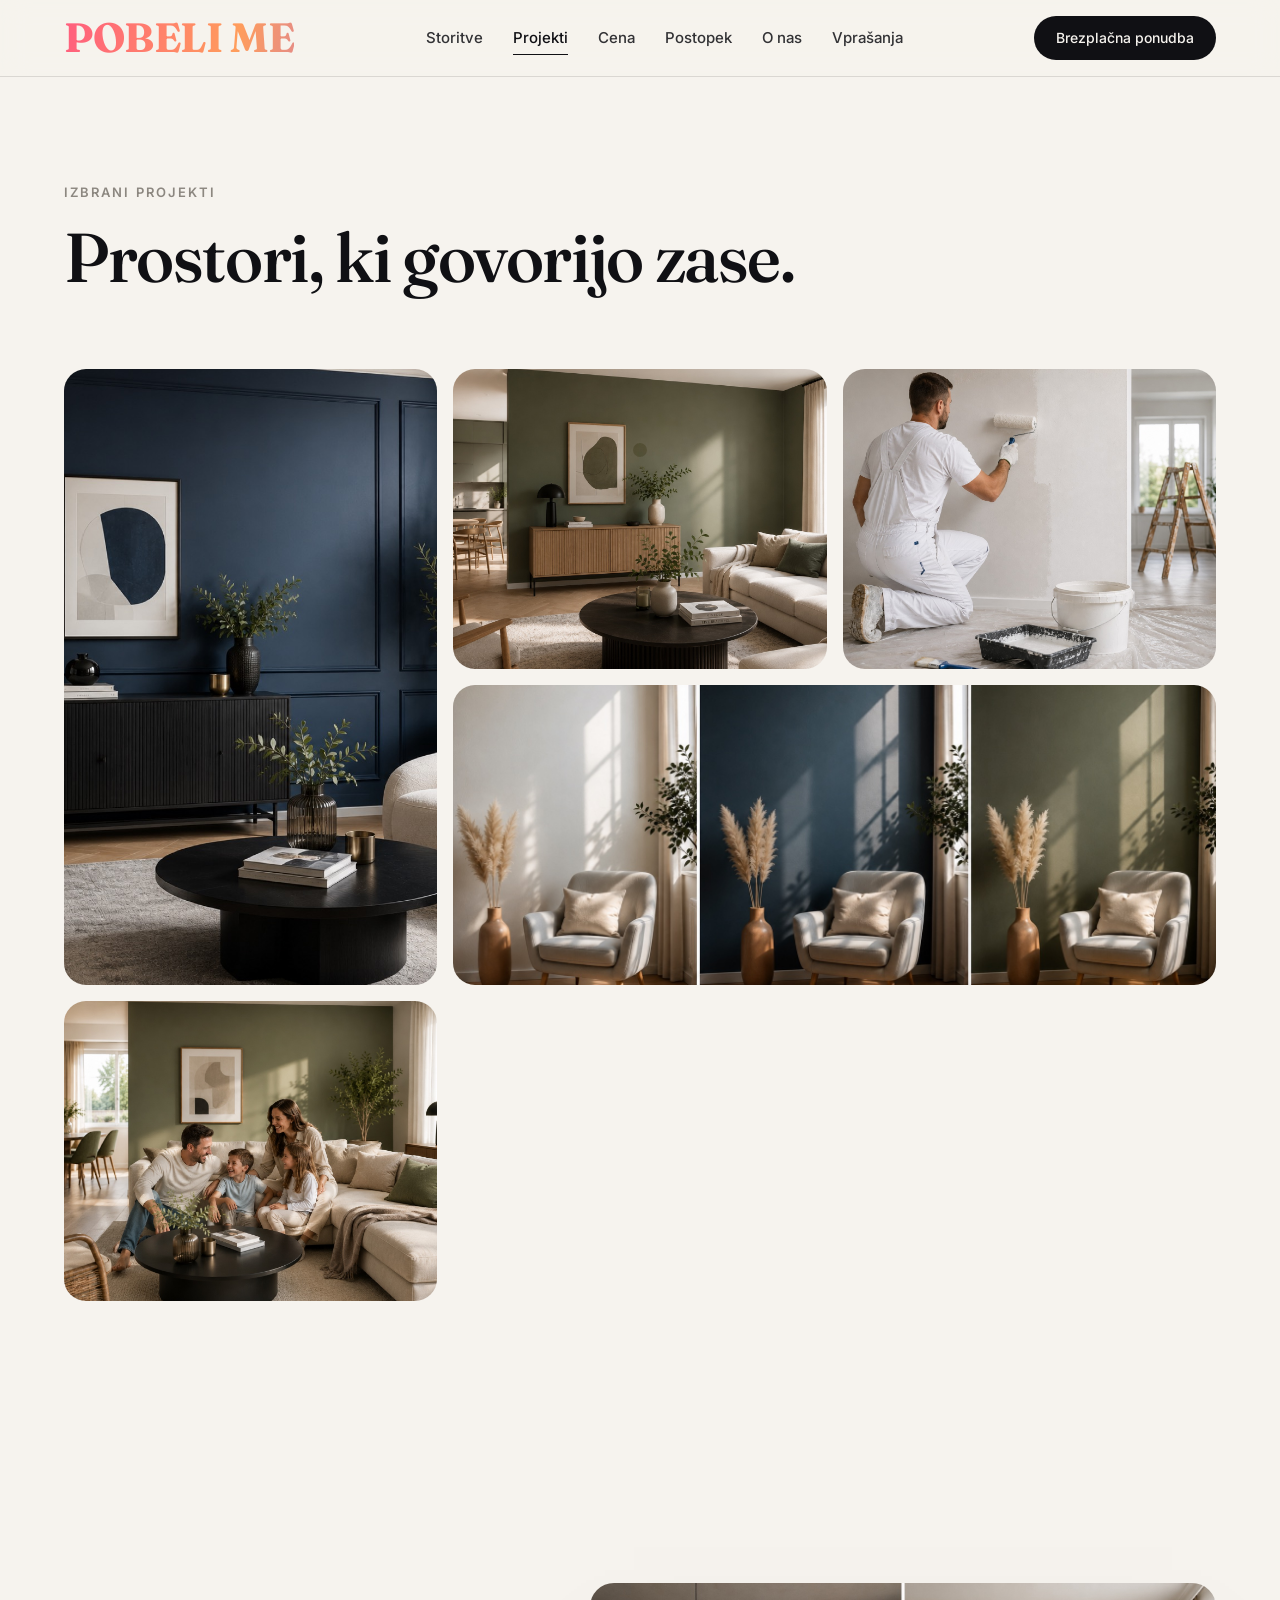
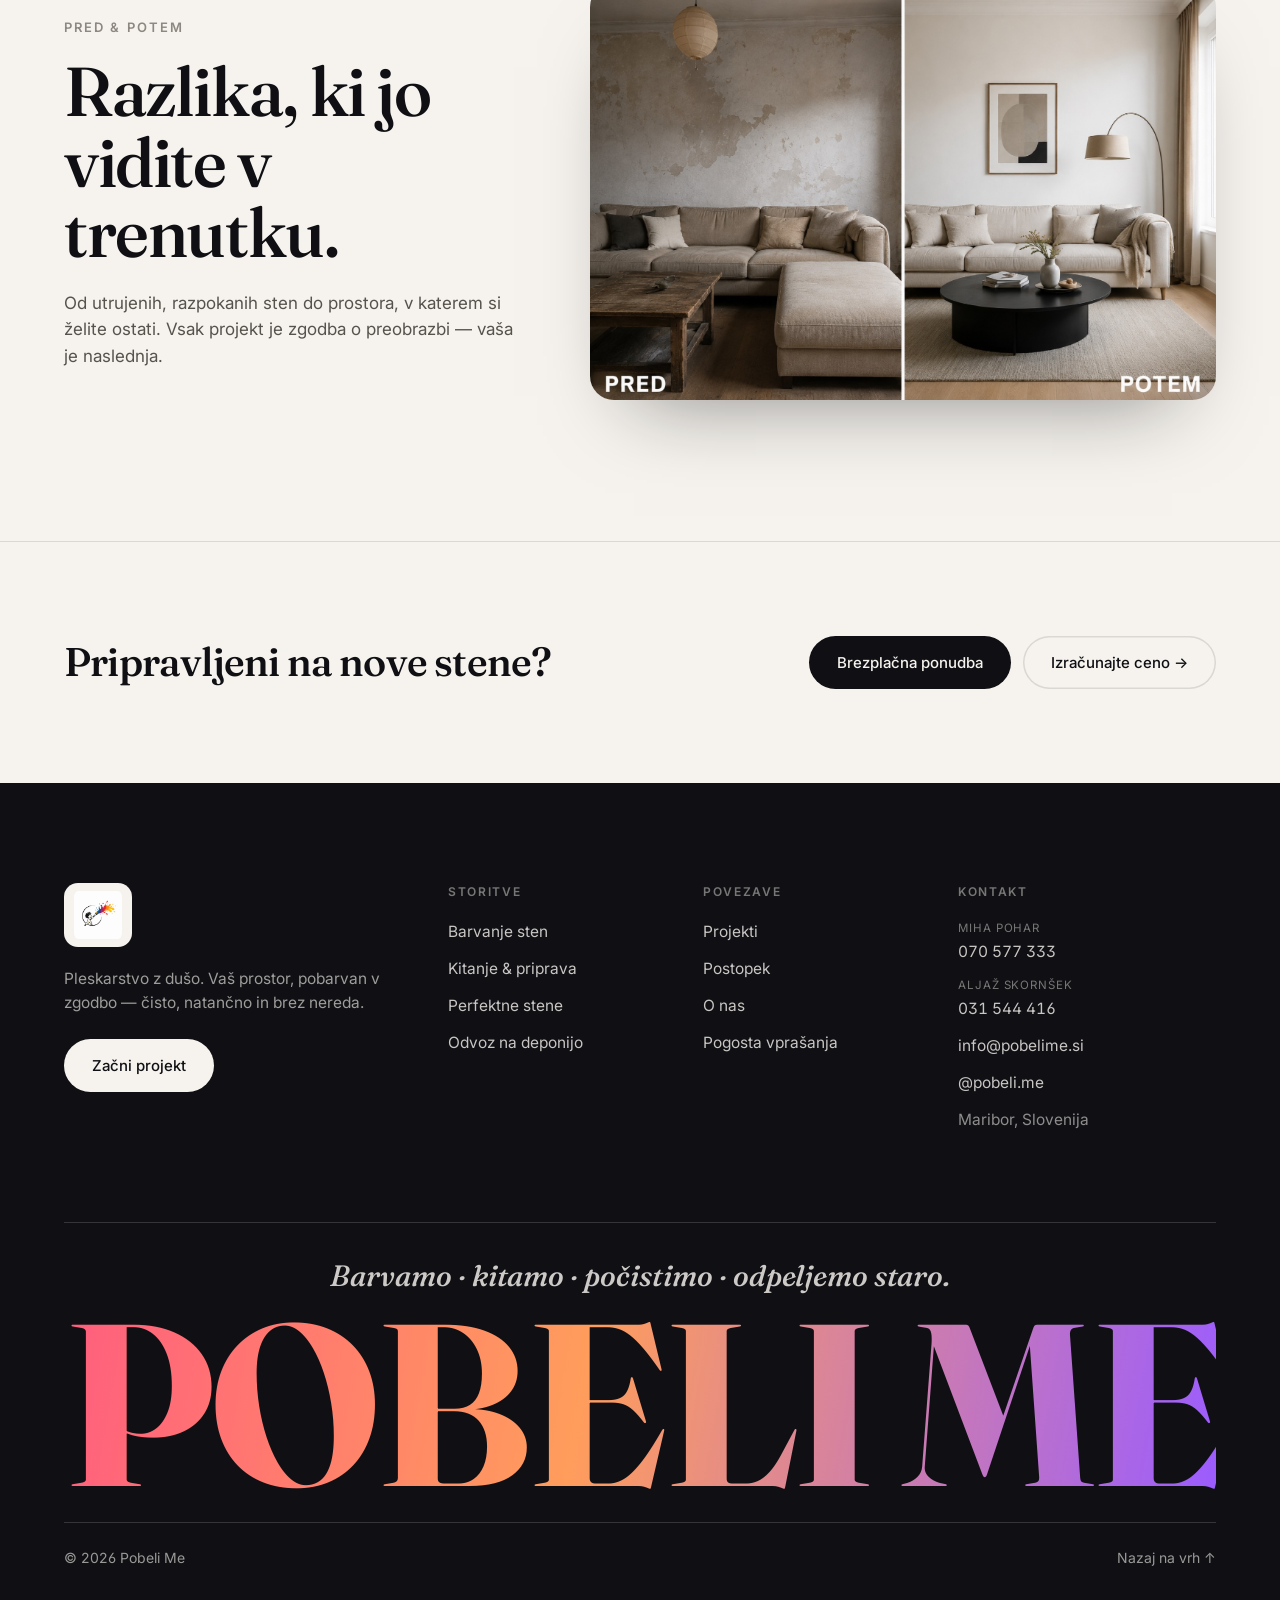
<file: projekti.html>
<!DOCTYPE html>
<html lang="sl">
<head>
  <meta charset="UTF-8" />
  <meta name="viewport" content="width=device-width, initial-scale=1.0" />
  <meta name="theme-color" content="#0e0e10" />
  <title>Projekti | POBELI ME</title>
  <meta name="description" content="Izbrani projekti in primerjava pred & potem. Pleskarstvo POBELI ME, Maribor." />
  <meta name="keywords" content="pleskar Maribor, pleskarstvo, barvanje sten, kitanje sten, pleskanje, beljenje sten, odvoz na deponijo, čiščenje" />
  <meta name="author" content="Pobeli Me" />
  <link rel="canonical" href="https://pobelime.si/projekti.html" />

  <!-- Open Graph -->
  <meta property="og:type" content="website" />
  <meta property="og:site_name" content="POBELI ME" />
  <meta property="og:locale" content="sl_SI" />
  <meta property="og:title" content="POBELI ME" />
  <meta property="og:description" content="Barvanje in kitanje sten do perfekcije. Brez nereda, brez stresa — samo barve, ki spremenijo vse." />
  <meta property="og:url" content="https://pobelime.si/projekti.html" />
  <meta property="og:image" content="assets/og-image.png" />
  <meta property="og:image:width" content="1200" />
  <meta property="og:image:height" content="630" />
  <!-- Twitter -->
  <meta name="twitter:card" content="summary_large_image" />
  <meta name="twitter:title" content="POBELI ME" />
  <meta name="twitter:description" content="Pobarvamo vaš prostor v zgodbo. Pleskarstvo z dušo iz Maribora." />
  <meta name="twitter:image" content="assets/og-image.png" />

  <!-- Favicons -->
  <link rel="icon" type="image/png" sizes="32x32" href="assets/favicon-32.png" />
  <link rel="icon" type="image/png" sizes="16x16" href="assets/favicon-16.png" />
  <link rel="apple-touch-icon" sizes="180x180" href="assets/favicon-180.png" />
  <link rel="manifest" href="site.webmanifest" />

  <link rel="preconnect" href="https://fonts.googleapis.com" />
  <link rel="preconnect" href="https://fonts.gstatic.com" crossorigin />
  <link href="https://fonts.googleapis.com/css2?family=Fraunces:ital,opsz,wght@0,9..144,300..900;1,9..144,300..900&family=Inter:wght@300;400;500;600;700&display=swap" rel="stylesheet" />
  <link rel="stylesheet" href="styles.css" />
</head>
<body data-page="projekti">
  <a href="#vrh" class="skip">Preskoči na vsebino</a>

  <!-- CUSTOM CURSOR -->
  <div class="cursor" id="cursor"><span></span></div>

  <!-- NAV -->
  <header class="nav" id="nav">
    <a href="index.html" class="nav__brand" data-cursor="hover" aria-label="POBELI ME — domov">
      <span class="nav__name">Pobeli Me</span>
    </a>
    <nav class="nav__links" aria-label="Glavna navigacija">
      <a href="storitve.html" data-cursor="hover">Storitve</a>
      <a href="projekti.html" class="is-active" aria-current="page" data-cursor="hover">Projekti</a>
      <a href="cena.html" data-cursor="hover">Cena</a>
      <a href="postopek.html" data-cursor="hover">Postopek</a>
      <a href="o-nas.html" data-cursor="hover">O nas</a>
      <a href="vprasanja.html" data-cursor="hover">Vprašanja</a>
    </nav>
    <a href="kontakt.html" class="btn btn--pill nav__cta" data-cursor="hover">
      <span>Brezplačna ponudba</span>
    </a>
    <button class="nav__burger" id="burger" aria-label="Meni"><i></i><i></i></button>
  </header>

  <!-- MOBILE MENU -->
  <div class="menu" id="menu">
    <nav>
      <a href="storitve.html">Storitve</a>
      <a href="projekti.html" class="is-active" aria-current="page">Projekti</a>
      <a href="cena.html">Cena</a>
      <a href="postopek.html">Postopek</a>
      <a href="o-nas.html">O nas</a>
      <a href="vprasanja.html">Vprašanja</a>
      <a href="kontakt.html">Kontakt</a>
    </nav>
    <div class="menu__foot">
      <a href="tel:+38670577333">+386 70 577 333</a>
      <a href="mailto:info@pobelime.si">info@pobelime.si</a>
    </div>
  </div>

  <main id="vrh">
<!-- PROJEKTI -->
    <section class="work" id="projekti">
      <div class="sec-head">
        <p class="sec-kicker reveal">Izbrani projekti</p>
        <h2 class="sec-title reveal">Prostori, ki govorijo zase.</h2>
      </div>

      <div class="gallery">
        <figure class="shot shot--tall reveal" data-cursor="view">
          <div class="shot__media" style="background-image:url(assets/room-navy.jpg)"></div>
        </figure>
        <figure class="shot reveal" data-cursor="view">
          <div class="shot__media" style="background-image:url(assets/room-green.jpg)"></div>
        </figure>
        <figure class="shot reveal" data-cursor="view">
          <div class="shot__media" style="background-image:url(assets/painter.jpg)"></div>
        </figure>
        <figure class="shot shot--wide reveal" data-cursor="view">
          <div class="shot__media" style="background-image:url(assets/triptych.jpg);background-size:cover"></div>
        </figure>
        <figure class="shot reveal" data-cursor="view">
          <div class="shot__media" style="background-image:url(assets/family.jpg)"></div>
        </figure>
      </div>
    </section>

    <!-- PRED / POTEM -->
    <section class="beforeafter" id="prednpotem">
      <div class="ba__inner">
        <div class="ba__text reveal">
          <p class="sec-kicker">Pred &amp; potem</p>
          <h2 class="sec-title">Razlika, ki jo<br/>vidite v trenutku.</h2>
          <p class="ba__p">Od utrujenih, razpokanih sten do prostora, v katerem si želite ostati.
            Vsak projekt je zgodba o preobrazbi — vaša je naslednja.</p>
        </div>
        <figure class="ba__media reveal" data-cursor="view">
          <img src="assets/before-after.jpg" alt="Soba pred in po pleskanju" loading="lazy" />
        </figure>
      </div>
    </section>

    
    <!-- NAPREJ -->
    <section class="nextband">
      <p class="nextband__t">Pripravljeni na nove stene?</p>
      <div class="nextband__a">
        <a href="kontakt.html" class="btn btn--solid magnetic" data-cursor="hover"><span>Brezplačna ponudba</span></a>
        <a href="cena.html" class="btn btn--ghost magnetic" data-cursor="hover"><span>Izračunajte ceno →</span></a>
      </div>
    </section>

  </main>

  <!-- FOOTER -->
  <footer class="footer">
    <div class="footer__top">
      <div class="footer__brand">
        <img class="footer__logo" src="assets/logo.png" alt="POBELI ME logotip" />
        <p>Pleskarstvo z dušo. Vaš prostor, pobarvan v zgodbo — čisto, natančno in brez nereda.</p>
        <a href="kontakt.html" class="btn btn--solid magnetic" data-cursor="hover"><span>Začni projekt</span></a>
      </div>
      <nav class="footer__col">
        <h4>Storitve</h4>
        <a href="storitve.html" data-cursor="hover">Barvanje sten</a>
        <a href="storitve.html" data-cursor="hover">Kitanje &amp; priprava</a>
        <a href="storitve.html" data-cursor="hover">Perfektne stene</a>
        <a href="storitve.html" data-cursor="hover">Odvoz na deponijo</a>
      </nav>
      <nav class="footer__col">
        <h4>Povezave</h4>
        <a href="projekti.html" data-cursor="hover">Projekti</a>
        <a href="postopek.html" data-cursor="hover">Postopek</a>
        <a href="o-nas.html" data-cursor="hover">O nas</a>
        <a href="vprasanja.html" data-cursor="hover">Pogosta vprašanja</a>
      </nav>
      <div class="footer__col">
        <h4>Kontakt</h4>
        <a class="footer__person" href="tel:+38670577333" data-cursor="hover"><small>Miha Pohar</small>070 577 333</a>
        <a class="footer__person" href="tel:+38631544416" data-cursor="hover"><small>Aljaž Skornšek</small>031 544 416</a>
        <a href="mailto:info@pobelime.si" data-cursor="hover">info@pobelime.si</a>
        <a href="https://instagram.com/pobeli.me" data-cursor="hover">@pobeli.me</a>
        <span class="footer__place">Maribor, Slovenija</span>
      </div>
    </div>
    <p class="footer__tag">Barvamo · kitamo · počistimo · odpeljemo staro.</p>
    <div class="footer__big">POBELI ME</div>
    <div class="footer__row">
      <p>© <span id="year"></span> Pobeli Me</p>
      <a href="#vrh" data-cursor="hover">Nazaj na vrh ↑</a>
    </div>
  </footer>

  <!-- BACK TO TOP -->
  <button class="totop" id="totop" aria-label="Nazaj na vrh" data-cursor="hover">↑</button>

  <script src="script.js"></script>
</body>
</html>
</file>
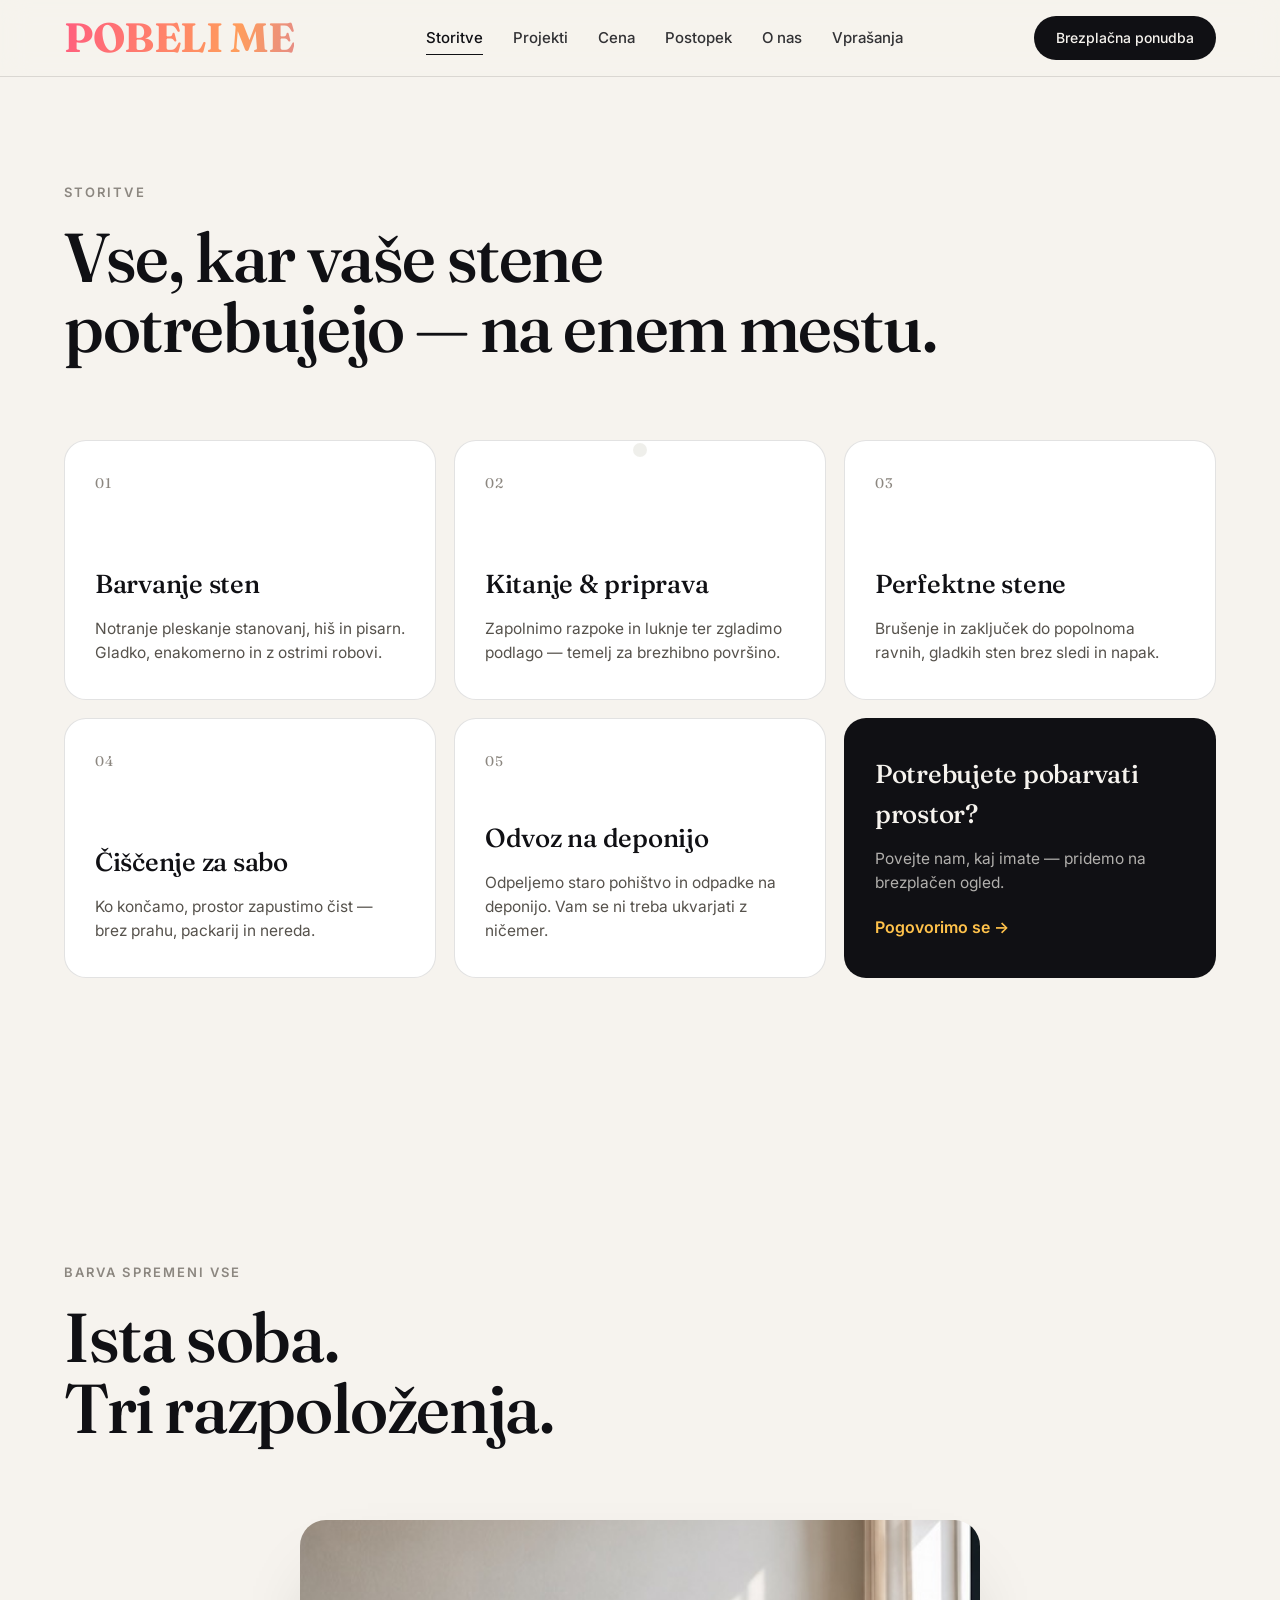
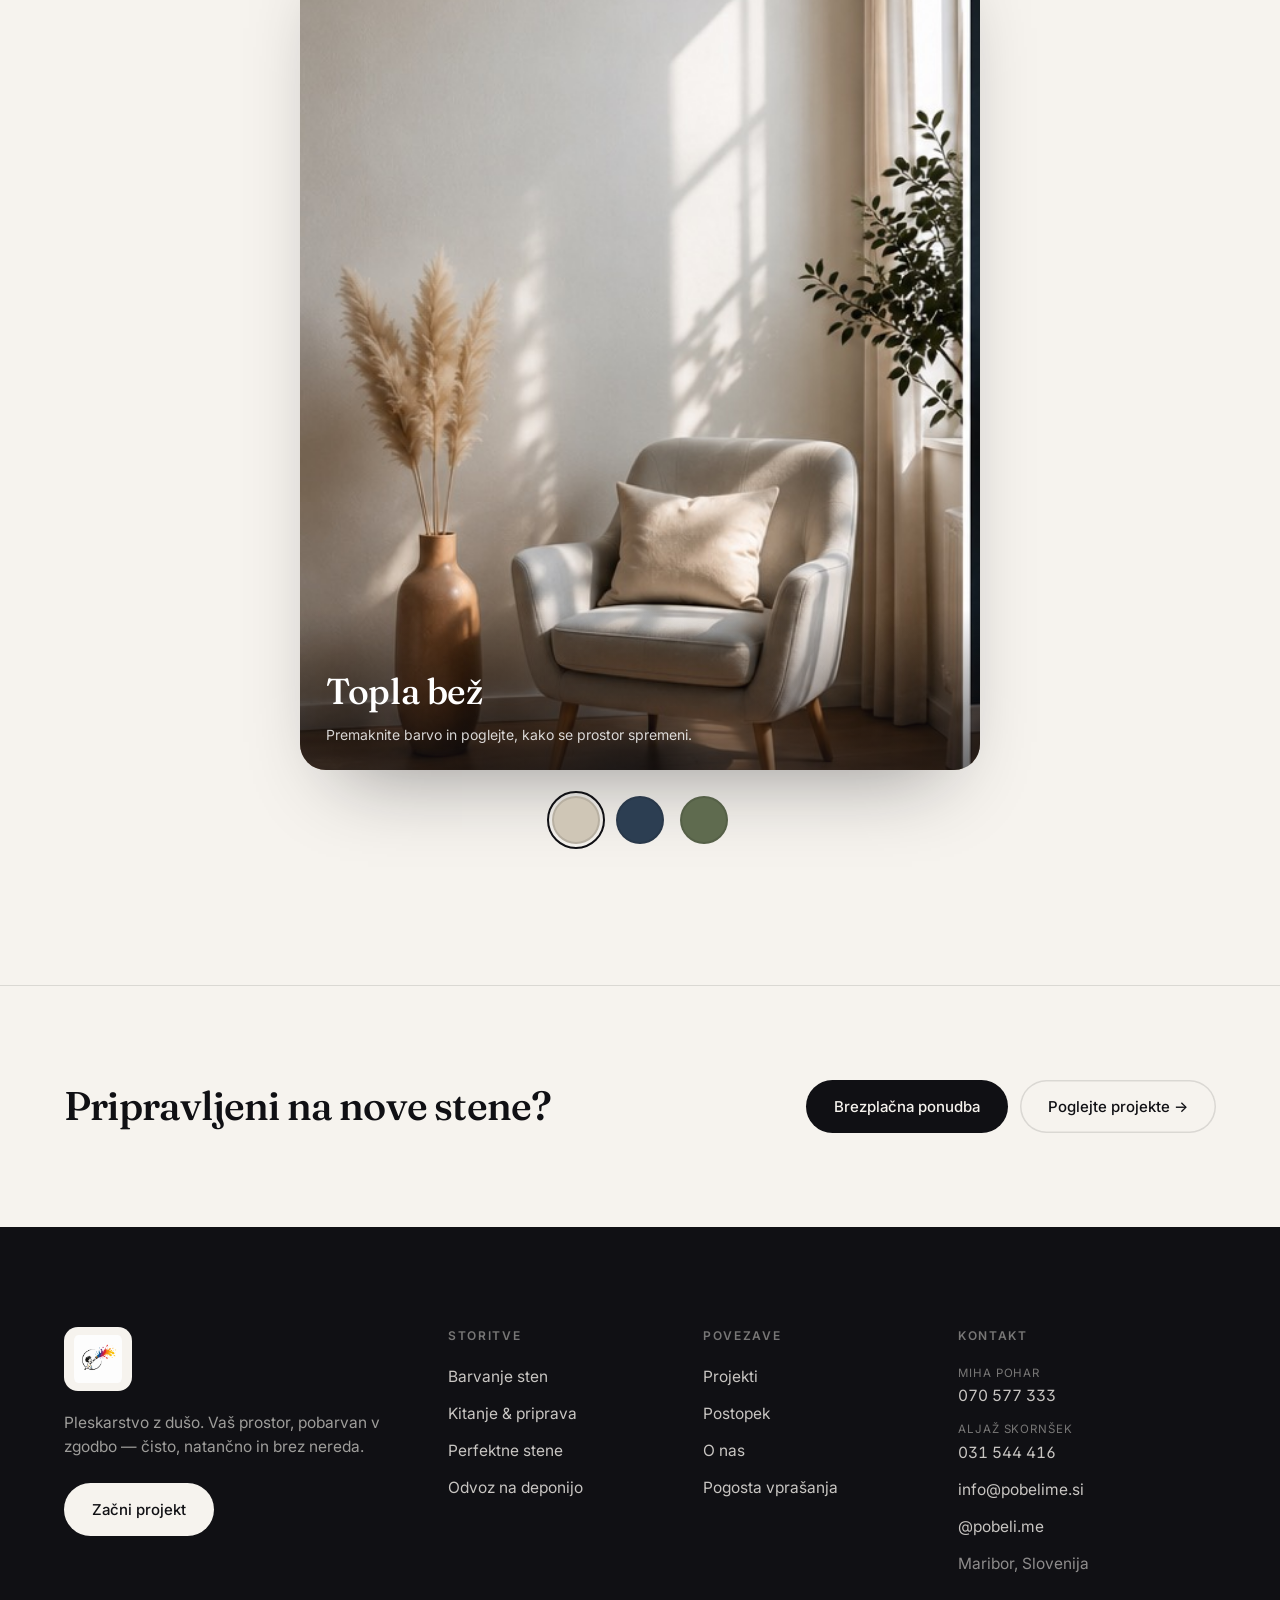
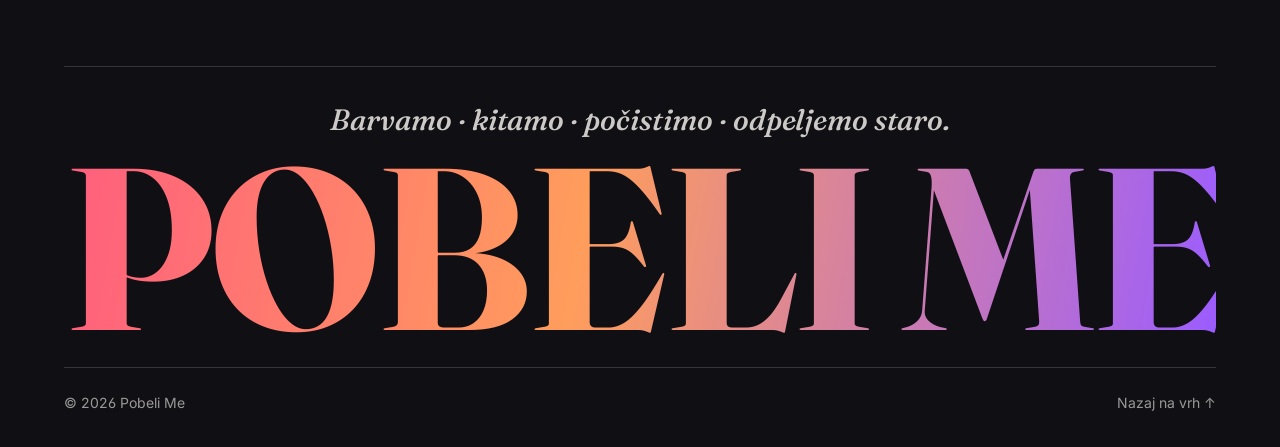
<file: storitve.html>
<!DOCTYPE html>
<html lang="sl">
<head>
  <meta charset="UTF-8" />
  <meta name="viewport" content="width=device-width, initial-scale=1.0" />
  <meta name="theme-color" content="#0e0e10" />
  <title>Storitve | POBELI ME</title>
  <meta name="description" content="Barvanje sten, kitanje, perfektne stene, čiščenje za sabo in odvoz na deponijo. Maribor in okolica." />
  <meta name="keywords" content="pleskar Maribor, pleskarstvo, barvanje sten, kitanje sten, pleskanje, beljenje sten, odvoz na deponijo, čiščenje" />
  <meta name="author" content="Pobeli Me" />
  <link rel="canonical" href="https://pobelime.si/storitve.html" />

  <!-- Open Graph -->
  <meta property="og:type" content="website" />
  <meta property="og:site_name" content="POBELI ME" />
  <meta property="og:locale" content="sl_SI" />
  <meta property="og:title" content="POBELI ME" />
  <meta property="og:description" content="Barvanje in kitanje sten do perfekcije. Brez nereda, brez stresa — samo barve, ki spremenijo vse." />
  <meta property="og:url" content="https://pobelime.si/storitve.html" />
  <meta property="og:image" content="assets/og-image.png" />
  <meta property="og:image:width" content="1200" />
  <meta property="og:image:height" content="630" />
  <!-- Twitter -->
  <meta name="twitter:card" content="summary_large_image" />
  <meta name="twitter:title" content="POBELI ME" />
  <meta name="twitter:description" content="Pobarvamo vaš prostor v zgodbo. Pleskarstvo z dušo iz Maribora." />
  <meta name="twitter:image" content="assets/og-image.png" />

  <!-- Favicons -->
  <link rel="icon" type="image/png" sizes="32x32" href="assets/favicon-32.png" />
  <link rel="icon" type="image/png" sizes="16x16" href="assets/favicon-16.png" />
  <link rel="apple-touch-icon" sizes="180x180" href="assets/favicon-180.png" />
  <link rel="manifest" href="site.webmanifest" />

  <link rel="preconnect" href="https://fonts.googleapis.com" />
  <link rel="preconnect" href="https://fonts.gstatic.com" crossorigin />
  <link href="https://fonts.googleapis.com/css2?family=Fraunces:ital,opsz,wght@0,9..144,300..900;1,9..144,300..900&family=Inter:wght@300;400;500;600;700&display=swap" rel="stylesheet" />
  <link rel="stylesheet" href="styles.css" />
</head>
<body data-page="storitve">
  <a href="#vrh" class="skip">Preskoči na vsebino</a>

  <!-- CUSTOM CURSOR -->
  <div class="cursor" id="cursor"><span></span></div>

  <!-- NAV -->
  <header class="nav" id="nav">
    <a href="index.html" class="nav__brand" data-cursor="hover" aria-label="POBELI ME — domov">
      <span class="nav__name">Pobeli Me</span>
    </a>
    <nav class="nav__links" aria-label="Glavna navigacija">
      <a href="storitve.html" class="is-active" aria-current="page" data-cursor="hover">Storitve</a>
      <a href="projekti.html" data-cursor="hover">Projekti</a>
      <a href="cena.html" data-cursor="hover">Cena</a>
      <a href="postopek.html" data-cursor="hover">Postopek</a>
      <a href="o-nas.html" data-cursor="hover">O nas</a>
      <a href="vprasanja.html" data-cursor="hover">Vprašanja</a>
    </nav>
    <a href="kontakt.html" class="btn btn--pill nav__cta" data-cursor="hover">
      <span>Brezplačna ponudba</span>
    </a>
    <button class="nav__burger" id="burger" aria-label="Meni"><i></i><i></i></button>
  </header>

  <!-- MOBILE MENU -->
  <div class="menu" id="menu">
    <nav>
      <a href="storitve.html" class="is-active" aria-current="page">Storitve</a>
      <a href="projekti.html">Projekti</a>
      <a href="cena.html">Cena</a>
      <a href="postopek.html">Postopek</a>
      <a href="o-nas.html">O nas</a>
      <a href="vprasanja.html">Vprašanja</a>
      <a href="kontakt.html">Kontakt</a>
    </nav>
    <div class="menu__foot">
      <a href="tel:+38670577333">+386 70 577 333</a>
      <a href="mailto:info@pobelime.si">info@pobelime.si</a>
    </div>
  </div>

  <main id="vrh">
<!-- STORITVE -->
    <section class="services" id="storitve">
      <div class="sec-head">
        <p class="sec-kicker reveal">Storitve</p>
        <h2 class="sec-title reveal">Vse, kar vaše stene<br/>potrebujejo — na enem mestu.</h2>
      </div>

      <div class="cards">
        <article class="card reveal" data-cursor="hover" style="--accent:var(--c-pink)">
          <span class="card__no">01</span>
          <h3>Barvanje sten</h3>
          <p>Notranje pleskanje stanovanj, hiš in pisarn. Gladko, enakomerno in z ostrimi robovi.</p>
          <span class="card__arrow">↗</span>
        </article>
        <article class="card reveal" data-cursor="hover" style="--accent:var(--c-orange)">
          <span class="card__no">02</span>
          <h3>Kitanje & priprava</h3>
          <p>Zapolnimo razpoke in luknje ter zgladimo podlago — temelj za brezhibno površino.</p>
          <span class="card__arrow">↗</span>
        </article>
        <article class="card reveal" data-cursor="hover" style="--accent:var(--c-violet)">
          <span class="card__no">03</span>
          <h3>Perfektne stene</h3>
          <p>Brušenje in zaključek do popolnoma ravnih, gladkih sten brez sledi in napak.</p>
          <span class="card__arrow">↗</span>
        </article>
        <article class="card reveal" data-cursor="hover" style="--accent:var(--c-blue)">
          <span class="card__no">04</span>
          <h3>Čiščenje za sabo</h3>
          <p>Ko končamo, prostor zapustimo čist — brez prahu, packarij in nereda.</p>
          <span class="card__arrow">↗</span>
        </article>
        <article class="card reveal" data-cursor="hover" style="--accent:var(--c-yellow)">
          <span class="card__no">05</span>
          <h3>Odvoz na deponijo</h3>
          <p>Odpeljemo staro pohištvo in odpadke na deponijo. Vam se ni treba ukvarjati z ničemer.</p>
          <span class="card__arrow">↗</span>
        </article>
        <article class="card card--cta reveal" data-cursor="hover">
          <h3>Potrebujete pobarvati prostor?</h3>
          <p>Povejte nam, kaj imate — pridemo na brezplačen ogled.</p>
          <a href="kontakt.html" class="card__link">Pogovorimo se →</a>
        </article>
      </div>
    </section>

    <!-- BARVA SPREMENI PROSTOR -->
    <section class="colorswap" id="barve">
      <div class="sec-head">
        <p class="sec-kicker reveal">Barva spremeni vse</p>
        <h2 class="sec-title reveal">Ista soba.<br/>Tri razpoloženja.</h2>
      </div>
      <div class="swap reveal">
        <div class="swap__stage">
          <div class="swap__img" id="swapImg" data-pos="0"></div>
          <div class="swap__overlay">
            <span class="swap__label" id="swapLabel">Topla bež</span>
            <p>Premaknite barvo in poglejte, kako se prostor spremeni.</p>
          </div>
        </div>
        <div class="swap__controls" role="group" aria-label="Izbira barve stene">
          <button class="swap__btn is-active" data-pos="0" style="--sw:#cfc6b6" aria-label="Topla bež"></button>
          <button class="swap__btn" data-pos="50" style="--sw:#2c3e52" aria-label="Globoka modra"></button>
          <button class="swap__btn" data-pos="100" style="--sw:#5f6b4f" aria-label="Žajbelj zelena"></button>
        </div>
      </div>
    </section>

    
    <!-- NAPREJ -->
    <section class="nextband">
      <p class="nextband__t">Pripravljeni na nove stene?</p>
      <div class="nextband__a">
        <a href="kontakt.html" class="btn btn--solid magnetic" data-cursor="hover"><span>Brezplačna ponudba</span></a>
        <a href="projekti.html" class="btn btn--ghost magnetic" data-cursor="hover"><span>Poglejte projekte →</span></a>
      </div>
    </section>

  </main>

  <!-- FOOTER -->
  <footer class="footer">
    <div class="footer__top">
      <div class="footer__brand">
        <img class="footer__logo" src="assets/logo.png" alt="POBELI ME logotip" />
        <p>Pleskarstvo z dušo. Vaš prostor, pobarvan v zgodbo — čisto, natančno in brez nereda.</p>
        <a href="kontakt.html" class="btn btn--solid magnetic" data-cursor="hover"><span>Začni projekt</span></a>
      </div>
      <nav class="footer__col">
        <h4>Storitve</h4>
        <a href="storitve.html" data-cursor="hover">Barvanje sten</a>
        <a href="storitve.html" data-cursor="hover">Kitanje &amp; priprava</a>
        <a href="storitve.html" data-cursor="hover">Perfektne stene</a>
        <a href="storitve.html" data-cursor="hover">Odvoz na deponijo</a>
      </nav>
      <nav class="footer__col">
        <h4>Povezave</h4>
        <a href="projekti.html" data-cursor="hover">Projekti</a>
        <a href="postopek.html" data-cursor="hover">Postopek</a>
        <a href="o-nas.html" data-cursor="hover">O nas</a>
        <a href="vprasanja.html" data-cursor="hover">Pogosta vprašanja</a>
      </nav>
      <div class="footer__col">
        <h4>Kontakt</h4>
        <a class="footer__person" href="tel:+38670577333" data-cursor="hover"><small>Miha Pohar</small>070 577 333</a>
        <a class="footer__person" href="tel:+38631544416" data-cursor="hover"><small>Aljaž Skornšek</small>031 544 416</a>
        <a href="mailto:info@pobelime.si" data-cursor="hover">info@pobelime.si</a>
        <a href="https://instagram.com/pobeli.me" data-cursor="hover">@pobeli.me</a>
        <span class="footer__place">Maribor, Slovenija</span>
      </div>
    </div>
    <p class="footer__tag">Barvamo · kitamo · počistimo · odpeljemo staro.</p>
    <div class="footer__big">POBELI ME</div>
    <div class="footer__row">
      <p>© <span id="year"></span> Pobeli Me</p>
      <a href="#vrh" data-cursor="hover">Nazaj na vrh ↑</a>
    </div>
  </footer>

  <!-- BACK TO TOP -->
  <button class="totop" id="totop" aria-label="Nazaj na vrh" data-cursor="hover">↑</button>

  <script src="script.js"></script>
</body>
</html>
</file>
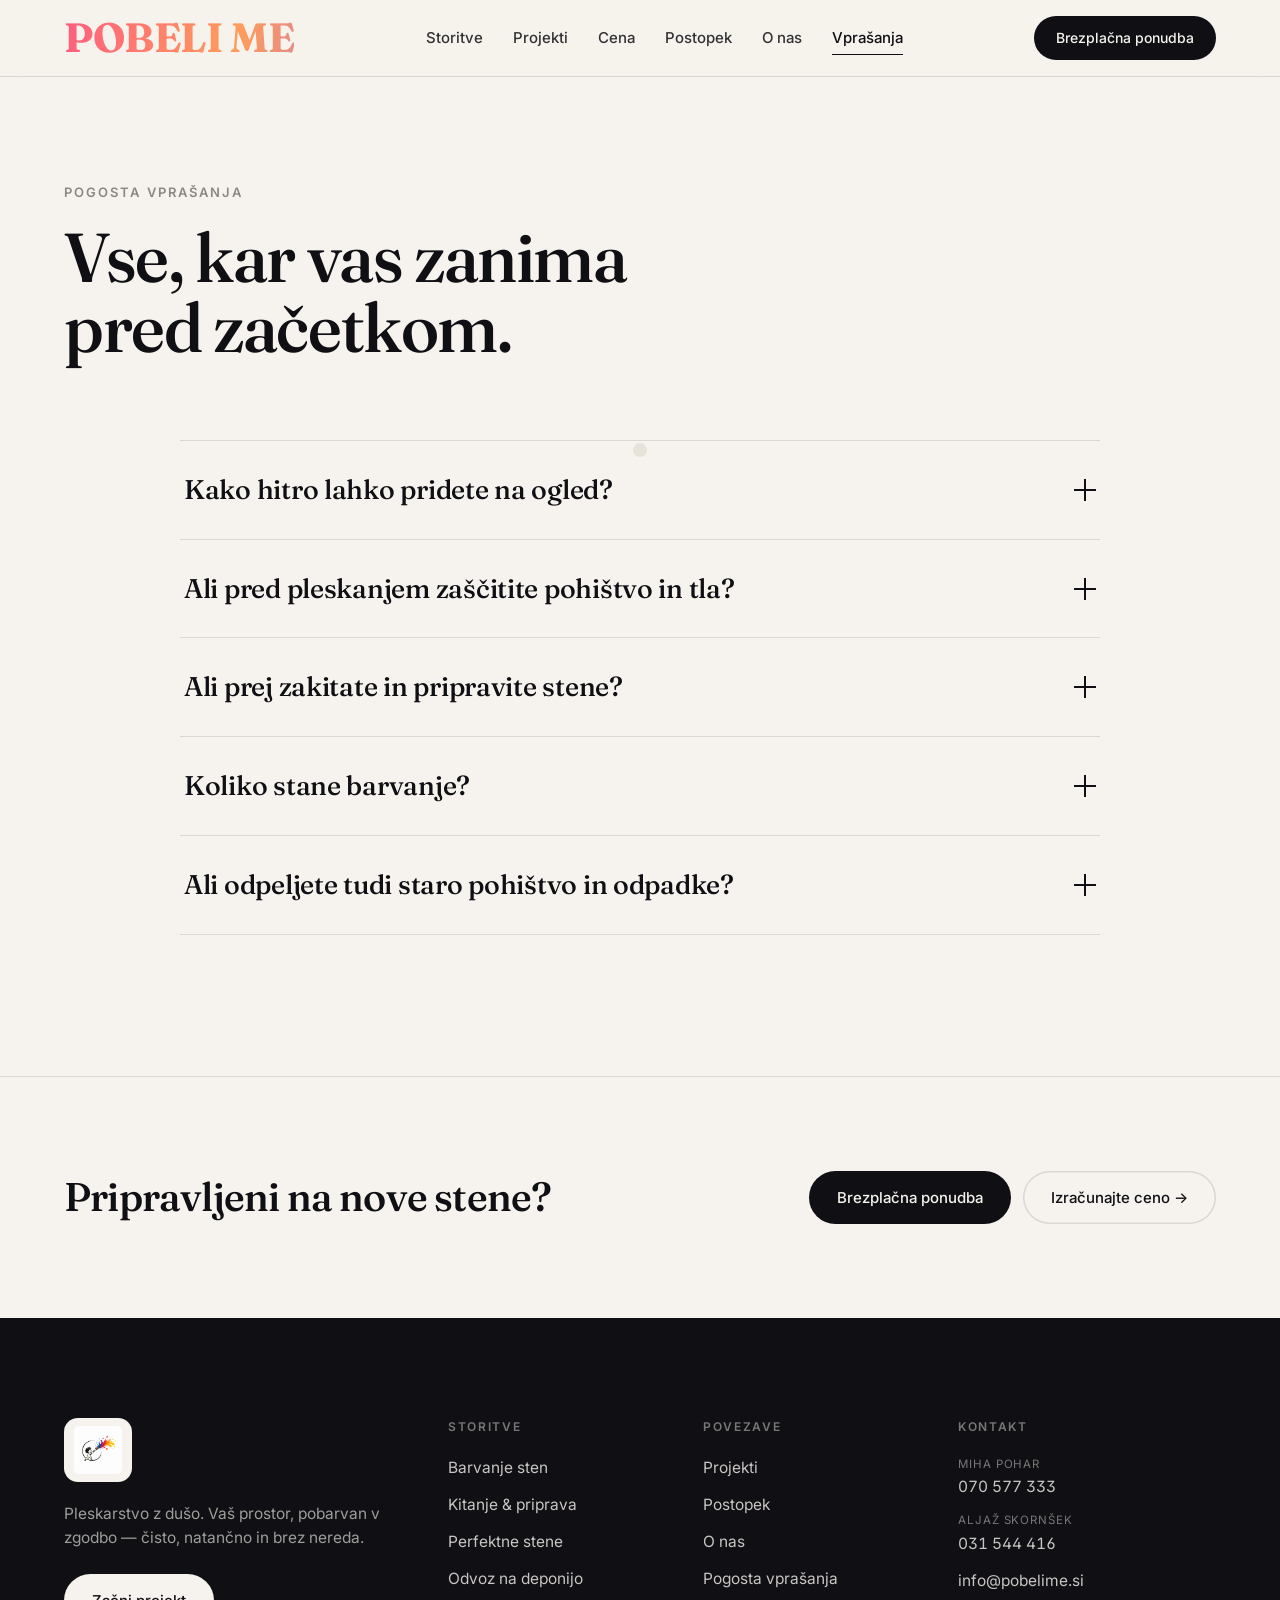
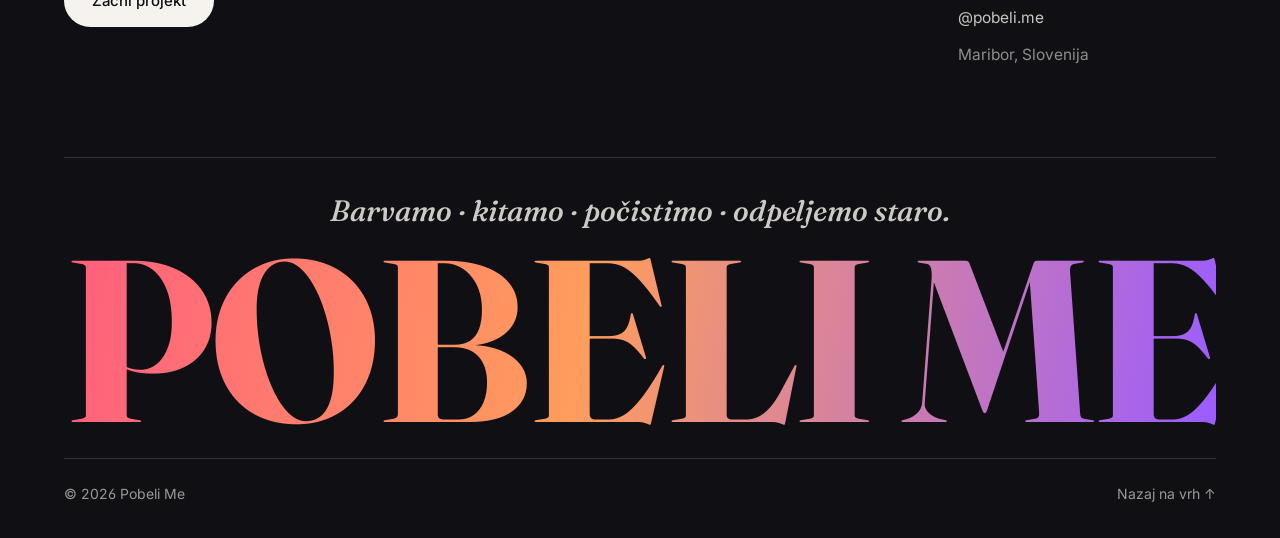
<file: vprasanja.html>
<!DOCTYPE html>
<html lang="sl">
<head>
  <meta charset="UTF-8" />
  <meta name="viewport" content="width=device-width, initial-scale=1.0" />
  <meta name="theme-color" content="#0e0e10" />
  <title>Pogosta vprašanja | POBELI ME</title>
  <meta name="description" content="Odgovori na pogosta vprašanja o ogledu, zaščiti pohištva, kitanju, cenah in odvozu." />
  <meta name="keywords" content="pleskar Maribor, pleskarstvo, barvanje sten, kitanje sten, pleskanje, beljenje sten, odvoz na deponijo, čiščenje" />
  <meta name="author" content="Pobeli Me" />
  <link rel="canonical" href="https://pobelime.si/vprasanja.html" />

  <!-- Open Graph -->
  <meta property="og:type" content="website" />
  <meta property="og:site_name" content="POBELI ME" />
  <meta property="og:locale" content="sl_SI" />
  <meta property="og:title" content="POBELI ME" />
  <meta property="og:description" content="Barvanje in kitanje sten do perfekcije. Brez nereda, brez stresa — samo barve, ki spremenijo vse." />
  <meta property="og:url" content="https://pobelime.si/vprasanja.html" />
  <meta property="og:image" content="assets/og-image.png" />
  <meta property="og:image:width" content="1200" />
  <meta property="og:image:height" content="630" />
  <!-- Twitter -->
  <meta name="twitter:card" content="summary_large_image" />
  <meta name="twitter:title" content="POBELI ME" />
  <meta name="twitter:description" content="Pobarvamo vaš prostor v zgodbo. Pleskarstvo z dušo iz Maribora." />
  <meta name="twitter:image" content="assets/og-image.png" />

  <!-- Favicons -->
  <link rel="icon" type="image/png" sizes="32x32" href="assets/favicon-32.png" />
  <link rel="icon" type="image/png" sizes="16x16" href="assets/favicon-16.png" />
  <link rel="apple-touch-icon" sizes="180x180" href="assets/favicon-180.png" />
  <link rel="manifest" href="site.webmanifest" />

  <link rel="preconnect" href="https://fonts.googleapis.com" />
  <link rel="preconnect" href="https://fonts.gstatic.com" crossorigin />
  <link href="https://fonts.googleapis.com/css2?family=Fraunces:ital,opsz,wght@0,9..144,300..900;1,9..144,300..900&family=Inter:wght@300;400;500;600;700&display=swap" rel="stylesheet" />
  <link rel="stylesheet" href="styles.css" />
</head>
<body data-page="vprasanja">
  <a href="#vrh" class="skip">Preskoči na vsebino</a>

  <!-- CUSTOM CURSOR -->
  <div class="cursor" id="cursor"><span></span></div>

  <!-- NAV -->
  <header class="nav" id="nav">
    <a href="index.html" class="nav__brand" data-cursor="hover" aria-label="POBELI ME — domov">
      <span class="nav__name">Pobeli Me</span>
    </a>
    <nav class="nav__links" aria-label="Glavna navigacija">
      <a href="storitve.html" data-cursor="hover">Storitve</a>
      <a href="projekti.html" data-cursor="hover">Projekti</a>
      <a href="cena.html" data-cursor="hover">Cena</a>
      <a href="postopek.html" data-cursor="hover">Postopek</a>
      <a href="o-nas.html" data-cursor="hover">O nas</a>
      <a href="vprasanja.html" class="is-active" aria-current="page" data-cursor="hover">Vprašanja</a>
    </nav>
    <a href="kontakt.html" class="btn btn--pill nav__cta" data-cursor="hover">
      <span>Brezplačna ponudba</span>
    </a>
    <button class="nav__burger" id="burger" aria-label="Meni"><i></i><i></i></button>
  </header>

  <!-- MOBILE MENU -->
  <div class="menu" id="menu">
    <nav>
      <a href="storitve.html">Storitve</a>
      <a href="projekti.html">Projekti</a>
      <a href="cena.html">Cena</a>
      <a href="postopek.html">Postopek</a>
      <a href="o-nas.html">O nas</a>
      <a href="vprasanja.html" class="is-active" aria-current="page">Vprašanja</a>
      <a href="kontakt.html">Kontakt</a>
    </nav>
    <div class="menu__foot">
      <a href="tel:+38670577333">+386 70 577 333</a>
      <a href="mailto:info@pobelime.si">info@pobelime.si</a>
    </div>
  </div>

  <main id="vrh">
<!-- FAQ -->
    <section class="faq" id="faq">
      <div class="sec-head">
        <p class="sec-kicker reveal">Pogosta vprašanja</p>
        <h2 class="sec-title reveal">Vse, kar vas zanima<br/>pred začetkom.</h2>
      </div>
      <div class="acc">
        <details class="acc__item reveal" data-cursor="hover">
          <summary>Kako hitro lahko pridete na ogled?<i></i></summary>
          <div class="acc__body"><p>Po navadi se oglasimo v 24 urah, sam ogled pa uskladimo v nekaj dneh — odvisno od vaše lokacije in želenega termina. Ogled je vedno brezplačen.</p></div>
        </details>
        <details class="acc__item reveal" data-cursor="hover">
          <summary>Ali pred pleskanjem zaščitite pohištvo in tla?<i></i></summary>
          <div class="acc__body"><p>Seveda. Pred začetkom skrbno prekrijemo tla, pohištvo in vse površine. Po koncu vse pospravimo in počistimo — vaš dom prevzamete urejen, kot da nas ni bilo.</p></div>
        </details>
        <details class="acc__item reveal" data-cursor="hover">
          <summary>Ali prej zakitate in pripravite stene?<i></i></summary>
          <div class="acc__body"><p>Da. Pred barvanjem zapolnimo razpoke in luknje, stene zgladimo in pobrusimo, nato nanesemo emulzijo, da se barva enakomerno prime. Šele ko je podlaga perfektna, gremo barvat — drugače se napake vidijo skozi barvo.</p></div>
        </details>
        <details class="acc__item reveal" data-cursor="hover">
          <summary>Koliko stane barvanje?<i></i></summary>
          <div class="acc__body"><p>Odvisno od vrste dela (dejanska površina = stene + strop): enojni premaz 4 €/m², dvojni premaz 5 €/m², kitanje + brušenje 7 €/m², celovito (kitanje, brušenje, nanos emulzije in 2× premaz) 10 €/m². Po brezplačnem ogledu dobite jasno ponudbo brez skritih stroškov.</p></div>
        </details>
        <details class="acc__item reveal" data-cursor="hover">
          <summary>Ali odpeljete tudi staro pohištvo in odpadke?<i></i></summary>
          <div class="acc__body"><p>Da. Po dogovoru odpeljemo staro pohištvo in odpadke na deponijo, tako da vam ni treba skrbeti za odvoz — prostor prevzamete urejen in prazen.</p></div>
        </details>
      </div>
    </section>

    
    <!-- NAPREJ -->
    <section class="nextband">
      <p class="nextband__t">Pripravljeni na nove stene?</p>
      <div class="nextband__a">
        <a href="kontakt.html" class="btn btn--solid magnetic" data-cursor="hover"><span>Brezplačna ponudba</span></a>
        <a href="cena.html" class="btn btn--ghost magnetic" data-cursor="hover"><span>Izračunajte ceno →</span></a>
      </div>
    </section>

  </main>

  <!-- FOOTER -->
  <footer class="footer">
    <div class="footer__top">
      <div class="footer__brand">
        <img class="footer__logo" src="assets/logo.png" alt="POBELI ME logotip" />
        <p>Pleskarstvo z dušo. Vaš prostor, pobarvan v zgodbo — čisto, natančno in brez nereda.</p>
        <a href="kontakt.html" class="btn btn--solid magnetic" data-cursor="hover"><span>Začni projekt</span></a>
      </div>
      <nav class="footer__col">
        <h4>Storitve</h4>
        <a href="storitve.html" data-cursor="hover">Barvanje sten</a>
        <a href="storitve.html" data-cursor="hover">Kitanje &amp; priprava</a>
        <a href="storitve.html" data-cursor="hover">Perfektne stene</a>
        <a href="storitve.html" data-cursor="hover">Odvoz na deponijo</a>
      </nav>
      <nav class="footer__col">
        <h4>Povezave</h4>
        <a href="projekti.html" data-cursor="hover">Projekti</a>
        <a href="postopek.html" data-cursor="hover">Postopek</a>
        <a href="o-nas.html" data-cursor="hover">O nas</a>
        <a href="vprasanja.html" data-cursor="hover">Pogosta vprašanja</a>
      </nav>
      <div class="footer__col">
        <h4>Kontakt</h4>
        <a class="footer__person" href="tel:+38670577333" data-cursor="hover"><small>Miha Pohar</small>070 577 333</a>
        <a class="footer__person" href="tel:+38631544416" data-cursor="hover"><small>Aljaž Skornšek</small>031 544 416</a>
        <a href="mailto:info@pobelime.si" data-cursor="hover">info@pobelime.si</a>
        <a href="https://instagram.com/pobeli.me" data-cursor="hover">@pobeli.me</a>
        <span class="footer__place">Maribor, Slovenija</span>
      </div>
    </div>
    <p class="footer__tag">Barvamo · kitamo · počistimo · odpeljemo staro.</p>
    <div class="footer__big">POBELI ME</div>
    <div class="footer__row">
      <p>© <span id="year"></span> Pobeli Me</p>
      <a href="#vrh" data-cursor="hover">Nazaj na vrh ↑</a>
    </div>
  </footer>

  <!-- BACK TO TOP -->
  <button class="totop" id="totop" aria-label="Nazaj na vrh" data-cursor="hover">↑</button>

  <script src="script.js"></script>
</body>
</html>
</file>
<file: styles.css>
/* ============================================================
   POBELI ME — barvni studio
   ============================================================ */
:root{
  --c-ink:#101014;
  --c-canvas:#f6f3ee;
  --c-cream:#efe9e0;
  --c-muted:#8c8780;
  --c-line:rgba(16,16,20,.12);

  --c-pink:#ff5e7e;
  --c-orange:#ff9d5c;
  --c-yellow:#ffc24b;
  --c-blue:#5c7cff;
  --c-violet:#9b5cff;

  --ff-serif:"Fraunces", Georgia, serif;
  --ff-sans:"Inter", system-ui, sans-serif;

  --ease:cubic-bezier(.16,1,.3,1);
  --ease-out:cubic-bezier(.22,.61,.36,1);
  --pad:clamp(20px,5vw,90px);
  --maxw:1320px;
}

*{margin:0;padding:0;box-sizing:border-box}
html{scroll-behavior:smooth;scroll-padding-top:110px}
@media (prefers-reduced-motion:reduce){html{scroll-behavior:auto}}

/* premium detajli */
body{font-feature-settings:"ss01","liga","kern";text-rendering:optimizeLegibility}
:focus-visible{outline:2px solid var(--c-ink);outline-offset:3px;border-radius:3px}
.contact :focus-visible,.calc__card :focus-visible{outline-color:var(--c-yellow)}
img{image-rendering:-webkit-optimize-contrast}

body{
  font-family:var(--ff-sans);
  background:var(--c-canvas);
  color:var(--c-ink);
  -webkit-font-smoothing:antialiased;
  line-height:1.55;
  overflow-x:hidden;
}
body.lock{overflow:hidden}

a{color:inherit;text-decoration:none}
img{max-width:100%;display:block}
::selection{background:var(--c-ink);color:var(--c-canvas)}

/* ---------- PRELOADER ---------- */
.preloader{position:fixed;inset:0;z-index:1000;background:var(--c-ink);
  display:grid;place-items:center;color:var(--c-canvas)}
.preloader__inner{text-align:center;z-index:2;width:min(80vw,420px)}
.preloader__word{font-family:var(--ff-serif);font-weight:600;font-size:clamp(28px,6vw,52px);
  letter-spacing:.04em;display:block;
  background:linear-gradient(90deg,#fff 0%,#fff 50%,rgba(255,255,255,.25) 50%,rgba(255,255,255,.25) 100%);
  background-size:200% 100%;background-position:100% 0;
  -webkit-background-clip:text;background-clip:text;color:transparent;
  animation:fill 1.4s var(--ease) forwards}
@keyframes fill{to{background-position:0 0}}
.preloader__bar{margin:22px auto 0;width:100%;height:2px;background:rgba(255,255,255,.16);overflow:hidden;border-radius:2px}
.preloader__bar i{display:block;height:100%;width:0;background:linear-gradient(90deg,var(--c-pink),var(--c-orange),var(--c-yellow));
  animation:load 1.5s var(--ease-out) forwards}
@keyframes load{to{width:100%}}
.preloader__paint{position:absolute;inset:0;background:var(--c-canvas);transform:translateY(101%);z-index:3}
.preloader.done .preloader__paint{animation:wipe 1s var(--ease) forwards}
@keyframes wipe{to{transform:translateY(0)}}
.preloader.gone{display:none}

/* ---------- CURSOR ---------- */
.cursor{position:fixed;top:0;left:0;width:14px;height:14px;border-radius:50%;
  background:var(--c-ink);pointer-events:none;z-index:900;mix-blend-mode:difference;
  transform:translate(-50%,-50%);transition:width .3s var(--ease),height .3s var(--ease),background .3s}
.cursor span{position:absolute;inset:0;display:grid;place-items:center;
  font-size:11px;font-weight:600;color:#fff;opacity:0;transition:opacity .25s;text-transform:uppercase;letter-spacing:.05em}
.cursor.hover{width:64px;height:64px;background:#fff}
.cursor.view{width:88px;height:88px;background:var(--c-pink);mix-blend-mode:normal}
.cursor.view span{opacity:1}
@media (hover:none){.cursor{display:none}}

/* ---------- NAV ---------- */
.nav{position:fixed;top:0;left:0;right:0;z-index:500;
  display:flex;align-items:center;justify-content:space-between;gap:24px;
  padding:18px var(--pad);
  transition:transform .5s var(--ease),background .4s,backdrop-filter .4s,padding .4s}
.nav.hidden{transform:translateY(-110%)}
.nav.solid{background:rgba(246,243,238,.72);backdrop-filter:blur(14px);
  padding-top:12px;padding-bottom:12px;border-bottom:1px solid var(--c-line)}
.nav__brand{display:flex;align-items:center;gap:11px;font-family:var(--ff-serif);
  font-size:21px;font-weight:600;letter-spacing:.01em}
.nav{padding-top:16px;padding-bottom:16px}
.nav__brand{gap:0}
/* velik, samozavesten napis z barvnim prelivom znamke */
.nav__name{font-family:var(--ff-serif);font-weight:700;text-transform:uppercase;
  font-size:clamp(30px,3.2vw,46px);letter-spacing:-.01em;line-height:1;
  background:linear-gradient(100deg,var(--c-pink) 0%,var(--c-orange) 42%,var(--c-violet) 100%);
  background-size:180% 100%;-webkit-background-clip:text;background-clip:text;color:transparent;
  transition:font-size .4s var(--ease),background-position .6s var(--ease);background-position:0 0}
.nav__brand:hover .nav__name{background-position:100% 0}
.nav.solid .nav__name{font-size:clamp(26px,2.6vw,36px)}
@media (max-width:760px){.nav__name{font-size:30px}.nav.solid .nav__name{font-size:27px}}
.nav__mark{width:34px;height:34px;color:var(--c-ink);flex:none}
.nav__name em{font-style:italic;color:var(--c-pink)}
.nav__links{display:flex;gap:30px;font-size:15px;font-weight:500}
.nav__links a{position:relative;padding:4px 0;opacity:.85;transition:opacity .3s}
.nav__links a::after{content:"";position:absolute;left:0;bottom:-2px;width:100%;height:1.5px;
  background:var(--c-ink);transform:scaleX(0);transform-origin:right;transition:transform .4s var(--ease)}
.nav__links a:hover{opacity:1}
.nav__links a:hover::after{transform:scaleX(1);transform-origin:left}
.nav__burger{display:none;background:none;border:0;width:34px;height:34px;flex-direction:column;
  justify-content:center;gap:6px;cursor:pointer}
.nav__burger i{display:block;height:2px;width:24px;background:var(--c-ink);transition:.4s var(--ease)}

/* ---------- BUTTONS ---------- */
.btn{position:relative;display:inline-flex;align-items:center;justify-content:center;
  font-family:var(--ff-sans);font-weight:500;font-size:15px;cursor:pointer;border:0;
  border-radius:100px;padding:15px 28px;overflow:hidden;transition:transform .4s var(--ease),color .4s;
  white-space:nowrap}
.btn span{position:relative;z-index:2}
.btn--solid{background:var(--c-ink);color:var(--c-canvas)}
.btn--solid::before{content:"";position:absolute;inset:0;z-index:1;border-radius:inherit;
  background:linear-gradient(110deg,var(--c-pink),var(--c-orange),var(--c-yellow));
  transform:translateY(101%);transition:transform .5s var(--ease)}
.btn--solid:hover{color:var(--c-ink)}
.btn--solid:hover::before{transform:translateY(0)}
.btn--ghost{background:transparent;color:var(--c-ink);box-shadow:inset 0 0 0 1.5px var(--c-line)}
.btn--ghost:hover{box-shadow:inset 0 0 0 1.5px var(--c-ink)}
.btn--pill{background:var(--c-ink);color:var(--c-canvas);padding:11px 22px;font-size:14px}
.btn--pill::before{content:"";position:absolute;inset:0;z-index:1;border-radius:inherit;
  background:linear-gradient(110deg,var(--c-pink),var(--c-violet));
  transform:translateY(101%);transition:transform .5s var(--ease)}
.btn--pill span{transition:color .4s}
.btn--pill:hover span{color:#fff}
.btn--pill:hover::before{transform:translateY(0)}
.btn--block{width:100%;padding:18px}

/* ---------- HERO ---------- */
.hero{position:relative;min-height:100svh;padding:140px var(--pad) 40px;
  display:flex;flex-direction:column;justify-content:center;overflow:hidden}
.hero__lava{position:absolute;inset:0;z-index:0;overflow:hidden;filter:blur(64px) saturate(1.15)}
.hero__blob{position:absolute;border-radius:50%;opacity:.62;will-change:transform,border-radius;
  mix-blend-mode:multiply}
/* lava-lamp: each blob floats, morphs and slowly cycles through wall colours */
.hero__blob--1{width:44vw;height:44vw;top:-6vw;right:-4vw;background:var(--c-pink);
  animation:floatA 26s ease-in-out infinite, hueA 22s linear infinite}
.hero__blob--2{width:40vw;height:40vw;bottom:-14vw;left:-6vw;background:#5c7cff;opacity:.5;
  animation:floatB 32s ease-in-out infinite, hueB 28s linear infinite}
.hero__blob--3{width:32vw;height:32vw;top:30%;left:34%;background:#5f6b4f;opacity:.42;
  animation:floatC 24s ease-in-out infinite, hueC 19s linear infinite}
@keyframes floatA{
  0%{transform:translate(0,0) scale(1);border-radius:52% 48% 56% 44%}
  33%{transform:translate(-8vw,9vh) scale(1.16);border-radius:62% 38% 45% 55%}
  66%{transform:translate(6vw,4vh) scale(.92);border-radius:42% 58% 60% 40%}
  100%{transform:translate(0,0) scale(1);border-radius:52% 48% 56% 44%}}
@keyframes floatB{
  0%{transform:translate(0,0) scale(1);border-radius:48% 52% 42% 58%}
  40%{transform:translate(10vw,-8vh) scale(1.2);border-radius:58% 42% 55% 45%}
  70%{transform:translate(-5vw,-3vh) scale(.95);border-radius:40% 60% 48% 52%}
  100%{transform:translate(0,0) scale(1);border-radius:48% 52% 42% 58%}}
@keyframes floatC{
  0%{transform:translate(0,0) scale(1);border-radius:50%}
  50%{transform:translate(-12vw,-10vh) scale(1.25);border-radius:60% 40% 50% 50%}
  100%{transform:translate(0,0) scale(1);border-radius:50%}}
/* colour cycles: bež → modra → žajbelj → roza → oranžna (barve sten) */
@keyframes hueA{0%{background:#ff5e7e}25%{background:#5c7cff}50%{background:#5f6b4f}75%{background:#ff9d5c}100%{background:#ff5e7e}}
@keyframes hueB{0%{background:#5c7cff}25%{background:#5f6b4f}50%{background:#cfb49a}75%{background:#9b5cff}100%{background:#5c7cff}}
@keyframes hueC{0%{background:#5f6b4f}25%{background:#ffc24b}50%{background:#ff5e7e}75%{background:#2c3e52}100%{background:#5f6b4f}}
.hero__grain{position:absolute;inset:0;z-index:1;pointer-events:none;opacity:.5;
  background-image:url("data:image/svg+xml,%3Csvg xmlns='http://www.w3.org/2000/svg' width='120' height='120'%3E%3Cfilter id='n'%3E%3CfeTurbulence type='fractalNoise' baseFrequency='.9' numOctaves='2'/%3E%3C/filter%3E%3Crect width='100%25' height='100%25' filter='url(%23n)' opacity='.05'/%3E%3C/svg%3E")}
.hero__logo{position:absolute;z-index:1;right:clamp(-40px,2vw,60px);top:50%;
  transform:translateY(-46%);width:clamp(320px,42vw,640px);height:auto;
  mix-blend-mode:multiply;pointer-events:none;
  animation:heroFloat 9s ease-in-out infinite}
@keyframes heroFloat{0%,100%{transform:translateY(-46%)}50%{transform:translateY(-52%)}}
@media (max-width:980px){.hero__logo{opacity:.16;right:50%;transform:translate(50%,-46%);width:min(86vw,560px)}
  @keyframes heroFloat{0%,100%{transform:translate(50%,-46%)}50%{transform:translate(50%,-52%)}}}
.hero__inner{position:relative;z-index:2;max-width:var(--maxw);width:100%;margin:0 auto}
.hero__eyebrow{display:inline-flex;align-items:center;gap:9px;font-size:14px;font-weight:500;
  text-transform:uppercase;letter-spacing:.12em;padding:8px 16px;border:1px solid var(--c-line);
  border-radius:100px;background:rgba(255,255,255,.4);backdrop-filter:blur(6px)}
.hero__eyebrow .dot{width:8px;height:8px;border-radius:50%;
  background:var(--c-pink);box-shadow:0 0 0 0 var(--c-pink);animation:pulse 2.2s infinite}
@keyframes pulse{0%{box-shadow:0 0 0 0 rgba(255,94,126,.6)}70%{box-shadow:0 0 0 9px rgba(255,94,126,0)}100%{box-shadow:0 0 0 0 rgba(255,94,126,0)}}
.hero__title{font-family:var(--ff-serif);font-weight:540;
  font-size:clamp(46px,8.5vw,128px);line-height:.98;letter-spacing:-.02em;
  margin:26px 0 0;max-width:14ch}
.hero__title .line{display:block;overflow:hidden;padding-bottom:.04em}
.hero__title .up{display:block;transform:translateY(110%);
  animation:rise 1s var(--ease) forwards}
.hero__title .line:nth-child(2) .up{animation-delay:.12s}
@keyframes rise{to{transform:translateY(0)}}
.hero__title em{font-style:italic;position:relative;white-space:nowrap}
.hero__title em.ink{
  background:linear-gradient(110deg,var(--c-pink),var(--c-orange),var(--c-yellow),var(--c-violet));
  background-size:300% 100%;-webkit-background-clip:text;background-clip:text;color:transparent;
  animation:hue 8s linear infinite}
@keyframes hue{to{background-position:300% 0}}
.hero__lead{max-width:46ch;margin-top:30px;font-size:clamp(17px,1.6vw,20px);
  color:#3a3833;line-height:1.6}
.hero__actions{display:flex;gap:14px;margin-top:36px;flex-wrap:wrap}
.hero__stats{position:relative;z-index:2;max-width:var(--maxw);width:100%;margin:64px auto 0;
  display:flex;gap:clamp(28px,6vw,90px);flex-wrap:wrap;
  padding-top:30px;border-top:1px solid var(--c-line)}
.stat b{font-family:var(--ff-serif);font-weight:500;font-size:clamp(36px,5vw,62px);
  line-height:1;display:block;letter-spacing:-.02em}
.stat span{font-size:14px;color:var(--c-muted);margin-top:6px;display:block;max-width:14ch}
.hero__scroll{position:absolute;bottom:26px;left:50%;transform:translateX(-50%);z-index:2;
  display:flex;flex-direction:column;align-items:center;gap:10px;font-size:11px;
  text-transform:uppercase;letter-spacing:.2em;color:var(--c-muted)}
.hero__scroll i{width:1px;height:46px;background:linear-gradient(var(--c-ink),transparent);position:relative;overflow:hidden}
.hero__scroll i::after{content:"";position:absolute;top:0;left:0;width:100%;height:40%;
  background:var(--c-ink);animation:scrolldot 1.8s var(--ease) infinite}
@keyframes scrolldot{0%{transform:translateY(-100%)}100%{transform:translateY(260%)}}

/* ---------- MARQUEE ---------- */
.marquee{background:var(--c-ink);color:var(--c-canvas);padding:22px 0;overflow:hidden;
  border-top:1px solid var(--c-ink)}
.marquee__track{display:flex;align-items:center;gap:34px;width:max-content;
  animation:scrollx 32s linear infinite;font-family:var(--ff-serif);font-size:clamp(22px,3vw,40px);
  font-style:italic;font-weight:540}
.marquee__track .sep{color:var(--c-pink);font-style:normal}
@keyframes scrollx{to{transform:translateX(-50%)}}

/* ---------- SECTION HEADERS ---------- */
section{padding:clamp(70px,11vw,150px) var(--pad);max-width:calc(var(--maxw) + var(--pad)*2);margin:0 auto}
.sec-head{margin-bottom:clamp(40px,6vw,80px)}
.sec-kicker{display:inline-flex;align-items:center;gap:10px;font-size:13px;font-weight:600;
  text-transform:uppercase;letter-spacing:.16em;color:var(--c-muted)}
.sec-kicker span{font-family:var(--ff-serif);color:var(--c-pink);font-size:16px}
.sec-title{font-family:var(--ff-serif);font-weight:540;letter-spacing:-.02em;
  font-size:clamp(32px,5.4vw,76px);line-height:1.02;margin-top:18px}

/* ---------- STORITVE ---------- */
.cards{display:grid;grid-template-columns:repeat(3,1fr);gap:18px}
.card{position:relative;background:#fff;border:1px solid var(--c-line);border-radius:22px;
  padding:32px 30px 34px;min-height:260px;display:flex;flex-direction:column;
  overflow:hidden;transition:transform .5s var(--ease),box-shadow .5s var(--ease),border-color .5s}
.card::before{content:"";position:absolute;left:0;top:0;height:4px;width:100%;
  background:var(--accent);transform:scaleX(0);transform-origin:left;transition:transform .5s var(--ease)}
.card:hover{transform:translateY(-6px);box-shadow:0 30px 60px -30px rgba(16,16,20,.3);border-color:transparent}
.card:hover::before{transform:scaleX(1)}
.card__no{font-family:var(--ff-serif);font-size:14px;color:var(--c-muted);letter-spacing:.1em}
.card h3{font-family:var(--ff-serif);font-weight:500;font-size:26px;margin-top:auto;letter-spacing:-.01em}
.card p{color:#56524c;margin-top:12px;font-size:15.5px}
.card__arrow{position:absolute;top:28px;right:28px;font-size:20px;
  transform:translate(6px,-6px);opacity:0;transition:.45s var(--ease)}
.card:hover .card__arrow{transform:translate(0,0);opacity:1}
.card--cta{background:var(--c-ink);color:var(--c-canvas);justify-content:center;text-align:left}
.card--cta::before{display:none}
.card--cta h3{margin-top:0}
.card--cta p{color:rgba(246,243,238,.7)}
.card__link{margin-top:20px;font-weight:600;color:var(--c-yellow)}
.card--cta:hover{transform:translateY(-6px)}

/* ---------- GALLERY ---------- */
.gallery{display:grid;grid-template-columns:repeat(6,1fr);gap:16px;grid-auto-rows:300px}
.shot{position:relative;border-radius:22px;overflow:hidden;grid-column:span 2;
  cursor:pointer}
.shot--tall{grid-column:span 2;grid-row:span 2}
.shot--wide{grid-column:span 4}
.shot__media{position:absolute;inset:0;background-size:cover;background-position:center;
  transition:transform .9s var(--ease),filter .6s var(--ease);transform:scale(1.03)}
.shot__media::after{content:"";position:absolute;inset:0;opacity:0;transition:opacity .6s var(--ease);
  background:linear-gradient(125deg,rgba(255,94,126,.45),rgba(92,124,255,.45),rgba(95,107,79,.45));
  mix-blend-mode:overlay}
/* ob miški: barve stene se prelivajo — kot bi gledal različne renovacije */
.shot:hover .shot__media{transform:scale(1.08);animation:roomHue 7s linear infinite}
.shot:hover .shot__media::after{opacity:1}
@keyframes roomHue{0%{filter:hue-rotate(0deg)}100%{filter:hue-rotate(360deg)}}
.shot figcaption{position:absolute;left:24px;bottom:22px;right:24px;z-index:2;color:#fff;
  transform:translateY(8px);opacity:.92;transition:.5s var(--ease)}
.shot:hover figcaption{transform:translateY(0);opacity:1}
.shot__cat{display:block;font-size:12px;text-transform:uppercase;letter-spacing:.14em;opacity:.8}
.shot__name{display:block;font-family:var(--ff-serif);font-size:24px;font-weight:500;margin-top:4px}

/* ---------- POSTOPEK ---------- */
.steps{list-style:none;display:grid;grid-template-columns:repeat(5,1fr);gap:0;
  border-top:1px solid var(--c-line)}
.step{padding:34px 22px 40px;border-right:1px solid var(--c-line);position:relative;
  transition:background .4s}
.step:last-child{border-right:0}
.step:hover{background:#fff}
.step__no{font-family:var(--ff-serif);font-size:15px;color:var(--c-pink);font-weight:600}
.step h3{font-family:var(--ff-serif);font-weight:500;font-size:25px;margin:46px 0 12px;letter-spacing:-.01em}
.step p{color:#56524c;font-size:15px}
.step::after{content:"";position:absolute;left:0;bottom:-1px;height:2px;width:0;
  background:var(--c-ink);transition:width .6s var(--ease)}
.step:hover::after{width:100%}

/* ---------- O NAS ---------- */
.about__grid{display:grid;grid-template-columns:1.1fr .9fr;gap:clamp(40px,6vw,90px);align-items:center}
.about__title{font-family:var(--ff-serif);font-weight:540;font-size:clamp(30px,4.4vw,58px);
  line-height:1.04;letter-spacing:-.02em;margin:18px 0 24px}
.about__p{color:#56524c;font-size:17px;max-width:48ch}
.about__list{list-style:none;margin:26px 0 32px;display:grid;gap:12px}
.about__list li{padding-left:30px;position:relative;font-size:16px}
.about__list li::before{content:"";position:absolute;left:0;top:8px;width:16px;height:16px;border-radius:50%;
  background:linear-gradient(135deg,var(--c-pink),var(--c-orange))}
.about__swatches{display:grid;grid-template-columns:1fr 1fr;gap:12px}
.swatch{aspect-ratio:1/.78;border-radius:18px;background:var(--s);position:relative;overflow:hidden;
  display:flex;align-items:flex-end;padding:16px;transition:transform .5s var(--ease)}
.swatch span{color:#fff;font-size:13px;font-weight:500;mix-blend-mode:difference;letter-spacing:.01em}
.swatch:hover{transform:scale(1.04) rotate(-1deg);z-index:2}

/* ---------- MNENJA ---------- */
.quotes__row{display:grid;grid-template-columns:repeat(3,1fr);gap:18px}
.quote{background:#fff;border:1px solid var(--c-line);border-radius:22px;padding:34px 30px;
  display:flex;flex-direction:column;justify-content:space-between;gap:30px;
  transition:transform .5s var(--ease),box-shadow .5s var(--ease)}
.quote:hover{transform:translateY(-6px);box-shadow:0 30px 60px -34px rgba(16,16,20,.3)}
.quote p{font-family:var(--ff-serif);font-weight:540;font-size:21px;line-height:1.4;letter-spacing:-.01em}
.quote footer b{display:block;font-weight:600;font-size:15px}
.quote footer .quote__stars{display:block;color:var(--c-orange);font-size:15px;letter-spacing:3px;margin-bottom:8px}

/* ---------- KONTAKT ---------- */
.contact{background:var(--c-ink);color:var(--c-canvas);max-width:100%;margin:0;
  border-radius:44px 44px 0 0}
.contact__grid{max-width:var(--maxw);margin:0 auto;display:grid;
  grid-template-columns:1fr 1fr;gap:clamp(40px,6vw,90px)}
.contact__title{font-family:var(--ff-serif);font-weight:540;font-size:clamp(40px,6vw,84px);
  line-height:1;letter-spacing:-.02em;margin:18px 0 24px}
.contact .sec-kicker{color:rgba(246,243,238,.6)}
.contact__p{color:rgba(246,243,238,.66);font-size:17px;max-width:40ch}
.contact__info{list-style:none;margin-top:40px;display:grid;gap:2px;
  border-top:1px solid rgba(246,243,238,.16)}
.contact__info li{display:flex;justify-content:space-between;gap:20px;align-items:center;
  padding:18px 0;border-bottom:1px solid rgba(246,243,238,.16)}
.contact__info span{font-size:13px;text-transform:uppercase;letter-spacing:.12em;color:rgba(246,243,238,.5)}
.contact__info a{font-size:17px;font-family:var(--ff-serif);transition:color .3s}
.contact__info a:hover{color:var(--c-yellow)}

/* form */
.form{display:grid;grid-template-columns:1fr 1fr;gap:22px 18px;align-content:start}
.field{position:relative}
.field--full{grid-column:1/-1}
.field{display:grid;gap:8px;align-content:start}
.field label,.file__title{color:rgba(246,243,238,.62);font-size:12px;font-weight:500;letter-spacing:.08em;text-transform:uppercase}
.field label small{font-size:11px;text-transform:none;letter-spacing:.02em;color:rgba(246,243,238,.42)}
.field input,.field select,.field textarea{width:100%;min-height:52px;box-sizing:border-box;
  background:rgba(246,243,238,.06);border:1px solid rgba(246,243,238,.16);border-radius:14px;
  color:var(--c-canvas);font-family:var(--ff-sans);font-size:16px;line-height:1.4;padding:14px 16px;outline:none;
  transition:border-color .25s,background .25s}
.field input::placeholder,.field textarea::placeholder{color:rgba(246,243,238,.34)}
.field input:hover,.field select:hover,.field textarea:hover{border-color:rgba(246,243,238,.3)}
.field input:focus,.field select:focus,.field textarea:focus{border-color:var(--c-yellow);background:rgba(246,243,238,.09)}
.field textarea{resize:vertical;min-height:120px}
.field select{appearance:none;-webkit-appearance:none;padding-right:44px;cursor:pointer;text-overflow:ellipsis;
  background-image:url("data:image/svg+xml,%3Csvg xmlns='http://www.w3.org/2000/svg' viewBox='0 0 24 24' fill='none' stroke='%23f6f3ee' stroke-width='2' stroke-linecap='round'%3E%3Cpath d='M6 9l6 6 6-6'/%3E%3C/svg%3E");
  background-repeat:no-repeat;background-position:right 16px center;background-size:18px}
.field select:invalid{color:rgba(246,243,238,.34)}
.field select option{color:#101014;background:#fff}
.field--file{border:1.5px dashed rgba(246,243,238,.25);border-radius:18px;padding:18px;gap:0}
.file__title{display:block;margin-bottom:8px;color:var(--c-yellow)}
.field--file p{margin:0 0 14px;color:rgba(246,243,238,.66);font-size:14px;line-height:1.5}
.file__row{display:flex;flex-wrap:wrap;align-items:center;gap:10px 14px}
.file__input{position:absolute;width:1px;height:1px;opacity:0;overflow:hidden}
.field .file__btn{display:inline-flex;align-items:center;min-height:44px;padding:0 18px;border-radius:999px;background:var(--c-canvas);color:var(--c-ink);
  font:600 14px var(--ff-sans);letter-spacing:0;text-transform:none;cursor:pointer;transition:transform .2s}
.field .file__btn:hover{transform:translateY(-1px)}
.file__input:focus-visible+.file__btn{outline:2px solid var(--c-yellow);outline-offset:3px}
.file__row .file__status{margin:0}
.file__status{display:block;margin-top:10px;color:rgba(246,243,238,.55);font-size:13px}
.file__rules{display:block;margin-top:6px;color:rgba(246,243,238,.38);font-size:11px;line-height:1.5}
.file__preview{display:grid;grid-template-columns:repeat(4,minmax(0,1fr));gap:10px;margin-top:16px}
.file__preview:empty{display:none}
.file__preview figure{min-width:0;margin:0;padding:7px;border:1px solid rgba(246,243,238,.12);border-radius:12px;background:rgba(255,255,255,.04)}
.file__preview img{width:100%;aspect-ratio:1;object-fit:cover;border-radius:8px;background:rgba(255,255,255,.05)}
.file__preview figcaption{margin-top:6px;overflow:hidden;color:rgba(246,243,238,.58);font-size:10px;line-height:1.3;text-overflow:ellipsis;white-space:nowrap}
@media(max-width:680px){.file__preview{grid-template-columns:repeat(2,minmax(0,1fr))}}
.form .btn{grid-column:1/-1;margin-top:8px;background:var(--c-canvas);color:var(--c-ink)}
.form .btn::before{background:linear-gradient(110deg,var(--c-pink),var(--c-orange),var(--c-yellow))}
.form .btn:hover{color:var(--c-ink)}
.form__note{grid-column:1/-1;font-size:14px;min-height:20px;color:var(--c-yellow)}
.field.error input,.field.error select,.field.error textarea{border-color:var(--c-pink)}
.field--file.error{border-color:var(--c-pink)}

/* ---------- BARVA SPREMENI PROSTOR (color switch) ---------- */
.swap{max-width:680px;margin:0 auto}
.swap__stage{position:relative;border-radius:26px;overflow:hidden;aspect-ratio:4/5;
  box-shadow:0 40px 80px -40px rgba(16,16,20,.45);background:var(--c-cream)}
.swap__img{position:absolute;inset:0;background-image:url(assets/triptych.jpg);
  background-size:300% auto;background-repeat:no-repeat;background-position:0% center;
  transition:background-position 1s var(--ease)}
.swap__img[data-pos="50"]{background-position:50% center}
.swap__img[data-pos="100"]{background-position:100% center}
.swap__overlay{position:absolute;left:0;right:0;bottom:0;z-index:2;color:#fff;
  padding:54px 26px 24px;background:linear-gradient(to top,rgba(16,16,20,.62),transparent)}
.swap__label{display:block;font-family:var(--ff-serif);font-size:clamp(24px,4vw,36px);
  font-weight:500;letter-spacing:-.01em}
.swap__overlay p{font-size:14px;opacity:.82;margin-top:4px}
.swap__controls{display:flex;justify-content:center;gap:16px;margin-top:26px}
.swap__btn{width:48px;height:48px;border-radius:50%;border:2px solid var(--c-line);cursor:pointer;
  background:var(--sw);position:relative;transition:transform .3s var(--ease),box-shadow .3s}
.swap__btn::after{content:"";position:absolute;inset:-7px;border-radius:50%;
  border:2px solid var(--c-ink);opacity:0;transform:scale(.8);transition:.3s var(--ease)}
.swap__btn:hover{transform:scale(1.08)}
.swap__btn.is-active::after{opacity:1;transform:scale(1)}

/* ---------- PRED / POTEM ---------- */
.beforeafter{}
.ba__inner{display:grid;grid-template-columns:.85fr 1.15fr;gap:clamp(36px,5vw,72px);align-items:center}
.ba__text .sec-title{margin-top:18px}
.ba__p{color:#56524c;font-size:17px;max-width:42ch;margin-top:22px}
.ba__media{position:relative;border-radius:24px;overflow:hidden;
  box-shadow:0 40px 80px -44px rgba(16,16,20,.5)}
.ba__media img{width:100%;display:block;transition:transform .9s var(--ease)}
.ba__media:hover img{transform:scale(1.03)}

/* ---------- KALKULATOR ---------- */
.calc__inner{display:grid;grid-template-columns:1fr 1fr;gap:clamp(36px,5vw,80px);align-items:center}
.calc__p{color:#56524c;font-size:17px;max-width:44ch;margin-top:22px}
.calc__p b{color:var(--c-ink)}
.calc__card{background:var(--c-ink);color:var(--c-canvas);border-radius:28px;
  padding:clamp(28px,4vw,42px)}
.calc__row{display:flex;justify-content:space-between;align-items:baseline;margin-bottom:18px}
.calc__row label{font-size:14px;text-transform:uppercase;letter-spacing:.12em;color:rgba(246,243,238,.6)}
.calc__row output{font-family:var(--ff-serif);font-size:30px;letter-spacing:-.01em}
input[type=range]{-webkit-appearance:none;appearance:none;width:100%;height:6px;border-radius:6px;
  background:rgba(246,243,238,.2);outline:none;cursor:pointer}
input[type=range]::-webkit-slider-thumb{-webkit-appearance:none;appearance:none;width:26px;height:26px;
  border-radius:50%;background:linear-gradient(135deg,var(--c-pink),var(--c-orange));
  box-shadow:0 4px 14px rgba(255,94,126,.5);border:3px solid #fff;cursor:grab}
input[type=range]::-moz-range-thumb{width:22px;height:22px;border-radius:50%;border:3px solid #fff;
  background:var(--c-pink);cursor:grab}
.calc__hint{display:flex;justify-content:space-between;font-size:12px;color:rgba(246,243,238,.45);margin-top:10px}
.calc__chips{display:flex;flex-wrap:wrap;gap:10px;margin:24px 0 28px}
.calc__chips button{background:rgba(246,243,238,.08);color:var(--c-canvas);border:1px solid rgba(246,243,238,.18);
  border-radius:100px;padding:10px 16px;font-size:13.5px;cursor:pointer;font-family:var(--ff-sans);
  transition:background .3s,border-color .3s}
.calc__chips button:hover{background:rgba(246,243,238,.16);border-color:transparent}
.calc__opts{margin-bottom:24px}
.calc__optlabel{display:block;font-size:14px;text-transform:uppercase;letter-spacing:.12em;
  color:rgba(246,243,238,.6);margin-bottom:12px}
.calc__optrow{display:grid;grid-template-columns:1fr 1fr;gap:10px}
.calc__opt{display:flex;flex-direction:column;align-items:flex-start;gap:4px;text-align:left;
  background:rgba(246,243,238,.06);border:1.5px solid rgba(246,243,238,.16);border-radius:14px;
  padding:14px 14px;cursor:pointer;color:var(--c-canvas);font-family:var(--ff-sans);
  transition:border-color .3s,background .3s,transform .3s var(--ease)}
.calc__opt b{font-weight:600;font-size:14.5px;line-height:1.25}
.calc__opt small{font-family:var(--ff-serif);font-size:17px;color:rgba(246,243,238,.7)}
.calc__opt:hover{background:rgba(246,243,238,.12)}
.calc__opt.is-active{border-color:var(--c-yellow);background:rgba(255,194,75,.12)}
.calc__opt.is-active small{color:var(--c-yellow)}
.calc__surface{display:flex;justify-content:space-between;align-items:center;gap:16px;
  padding:16px 18px;margin-bottom:22px;border-radius:14px;background:rgba(246,243,238,.07);
  border:1px solid rgba(246,243,238,.12)}
.calc__surface>span{font-size:14px;color:rgba(246,243,238,.7)}
.calc__surface>b{font-family:var(--ff-serif);font-weight:500;font-size:24px;white-space:nowrap}
.calc__result{display:flex;justify-content:space-between;align-items:center;gap:20px;flex-wrap:wrap;
  padding-top:26px;border-top:1px solid rgba(246,243,238,.16)}
.calc__label{font-size:13px;text-transform:uppercase;letter-spacing:.12em;color:rgba(246,243,238,.55)}
.calc__price{font-family:var(--ff-serif);line-height:1;margin-top:6px;font-size:clamp(34px,5vw,52px)}
.calc__price b{font-weight:500;
  background:linear-gradient(110deg,var(--c-pink),var(--c-orange),var(--c-yellow));
  -webkit-background-clip:text;background-clip:text;color:transparent}
.calc__card .btn{background:var(--c-canvas);color:var(--c-ink)}
.calc__card .btn::before{background:linear-gradient(110deg,var(--c-pink),var(--c-orange),var(--c-yellow))}
.calc__fast{display:flex;align-items:center;gap:8px;margin-top:18px;font-size:14.5px;font-weight:500;
  color:var(--c-yellow)}
.calc__note{font-size:12px;color:rgba(246,243,238,.4);margin-top:12px}

/* ---------- DA SE POČUTITE DOMA ---------- */
.feelgood{position:relative;max-width:100%;margin:0;padding:0;min-height:88svh;
  display:grid;align-items:center;overflow:hidden}
.feelgood__img{position:absolute;inset:0;width:100%;height:100%;object-fit:cover;z-index:0}
.feelgood__veil{position:absolute;inset:0;z-index:1;
  background:linear-gradient(90deg,rgba(16,16,20,.78),rgba(16,16,20,.45) 50%,rgba(16,16,20,.15))}
.feelgood__content{position:relative;z-index:2;color:var(--c-canvas);
  max-width:calc(var(--maxw) + var(--pad)*2);width:100%;margin:0 auto;padding:90px var(--pad)}
.feelgood__eyebrow{font-size:13px;text-transform:uppercase;letter-spacing:.18em;color:var(--c-yellow);
  margin-bottom:18px}
.feelgood__title{font-family:var(--ff-serif);font-weight:540;line-height:.98;letter-spacing:-.02em;
  font-size:clamp(52px,9vw,120px)}
.feelgood__title em{font-style:italic;
  background:linear-gradient(110deg,var(--c-pink),var(--c-orange),var(--c-yellow));
  background-size:200% 100%;-webkit-background-clip:text;background-clip:text;color:transparent;
  animation:hue 8s linear infinite}
.feelgood__lead{max-width:44ch;margin:26px 0 34px;font-size:clamp(17px,1.7vw,21px);
  line-height:1.6;color:rgba(246,243,238,.86)}

/* ---------- SKIP LINK ---------- */
.skip{position:fixed;top:-100px;left:16px;z-index:1100;background:var(--c-ink);color:var(--c-canvas);
  padding:12px 18px;border-radius:10px;font-size:14px;transition:top .3s}
.skip:focus{top:16px}

/* ---------- PREDNOSTI ---------- */
.perks{padding-top:0}
.perks__grid{display:grid;grid-template-columns:repeat(4,1fr);gap:18px;
  border-top:1px solid var(--c-line);border-bottom:1px solid var(--c-line);padding:48px 0}
.perk{text-align:center}
.perk b{display:block;font-family:var(--ff-serif);font-weight:500;font-size:clamp(28px,3.4vw,44px);
  letter-spacing:-.02em;
  background:linear-gradient(110deg,var(--c-pink),var(--c-orange),var(--c-violet));
  -webkit-background-clip:text;background-clip:text;color:transparent}
.perk span{display:block;margin-top:8px;color:var(--c-muted);font-size:14.5px}

/* ---------- FAQ ---------- */
.acc{max-width:920px;margin:0 auto;border-top:1px solid var(--c-line)}
.acc__item{border-bottom:1px solid var(--c-line)}
.acc__item summary{list-style:none;cursor:pointer;display:flex;align-items:center;
  justify-content:space-between;gap:24px;padding:28px 4px;
  font-family:var(--ff-serif);font-weight:500;font-size:clamp(19px,2.3vw,27px);letter-spacing:-.01em;
  transition:color .3s}
.acc__item summary::-webkit-details-marker{display:none}
.acc__item summary:hover{color:var(--c-pink)}
.acc__item summary i{position:relative;flex:none;width:22px;height:22px}
.acc__item summary i::before,.acc__item summary i::after{content:"";position:absolute;
  background:var(--c-ink);transition:transform .4s var(--ease),background .3s}
.acc__item summary i::before{top:50%;left:0;width:100%;height:2px;transform:translateY(-50%)}
.acc__item summary i::after{left:50%;top:0;height:100%;width:2px;transform:translateX(-50%)}
.acc__item[open] summary i::after{transform:translateX(-50%) scaleY(0)}
.acc__item[open] summary{color:var(--c-pink)}
.acc__item[open] summary i::before{background:var(--c-pink)}
.acc__body{overflow:hidden;display:grid;grid-template-rows:0fr;transition:grid-template-rows .45s var(--ease)}
.acc__item[open] .acc__body{grid-template-rows:1fr}
.acc__body>p{min-height:0;color:#56524c;font-size:16.5px;line-height:1.65;
  padding:0 60px 30px 4px;max-width:70ch}

/* ---------- FOOTER ---------- */
.footer{background:var(--c-ink);color:var(--c-canvas);padding:clamp(60px,8vw,100px) var(--pad) 34px;overflow:hidden}
.footer__top{max-width:var(--maxw);margin:0 auto;display:grid;
  grid-template-columns:1.6fr 1fr 1fr 1.2fr;gap:40px;
  padding-bottom:clamp(50px,7vw,90px);border-bottom:1px solid rgba(246,243,238,.16)}
.footer__brand{max-width:34ch}
.footer__logo{height:64px;width:auto;display:block;margin-bottom:20px;
  background:var(--c-canvas);padding:8px 10px;border-radius:14px}
.footer__brand p{color:rgba(246,243,238,.62);font-size:15.5px;margin-bottom:24px}
.footer__col{display:flex;flex-direction:column;gap:13px}
.footer__col h4{font-size:12px;text-transform:uppercase;letter-spacing:.14em;
  color:rgba(246,243,238,.45);margin-bottom:6px;font-weight:600}
.footer__col a{color:rgba(246,243,238,.8);font-size:15.5px;width:fit-content;transition:color .3s}
.footer__col a:hover{color:var(--c-yellow)}
.footer__tag{text-align:center;font-family:var(--ff-serif);font-style:italic;font-weight:500;
  font-size:clamp(17px,2.3vw,30px);color:rgba(246,243,238,.82);margin-top:30px}
.footer__big{font-family:var(--ff-serif);font-weight:700;letter-spacing:-.02em;
  font-size:clamp(64px,18vw,260px);line-height:.86;text-align:center;
  background:linear-gradient(100deg,var(--c-pink) 0%,var(--c-orange) 45%,var(--c-violet) 100%);
  -webkit-background-clip:text;background-clip:text;color:transparent;
  white-space:nowrap}
.footer__row{display:flex;justify-content:space-between;gap:16px;flex-wrap:wrap;
  border-top:1px solid rgba(246,243,238,.16);margin-top:20px;padding-top:24px;
  font-size:14px;color:rgba(246,243,238,.6)}
.footer__row a:hover{color:var(--c-yellow)}
.heart{color:var(--c-pink)}
.footer .footer__big{margin-top:6px}

/* ---------- BACK TO TOP ---------- */
.totop{position:fixed;right:24px;bottom:24px;z-index:450;width:52px;height:52px;border-radius:50%;
  border:0;cursor:pointer;background:var(--c-ink);color:var(--c-canvas);font-size:20px;
  display:grid;place-items:center;opacity:0;transform:translateY(20px) scale(.8);pointer-events:none;
  transition:opacity .4s var(--ease),transform .4s var(--ease),background .3s;
  box-shadow:0 12px 30px -10px rgba(16,16,20,.5)}
.totop.show{opacity:1;transform:none;pointer-events:auto}
.totop:hover{background:var(--c-pink)}
@media (max-width:760px){.totop{right:16px;bottom:16px;width:46px;height:46px}}

/* ---------- REVEAL ---------- */
.reveal{opacity:0;transform:translateY(34px);
  transition:opacity .9s var(--ease),transform .9s var(--ease)}
.reveal.in{opacity:1;transform:none}
@media (prefers-reduced-motion:reduce){
  .reveal{opacity:1;transform:none;transition:none}
  .hero__title .up{animation:none;transform:none}
  *{animation-duration:.001s!important}
}

/* ---------- MOBILE MENU ---------- */
.menu{position:fixed;inset:0;z-index:480;background:var(--c-ink);color:var(--c-canvas);
  display:flex;flex-direction:column;justify-content:center;padding:0 var(--pad);
  clip-path:circle(0 at calc(100% - 40px) 40px);transition:clip-path .7s var(--ease)}
.menu.open{clip-path:circle(150% at calc(100% - 40px) 40px)}
.menu nav{display:grid;gap:6px}
.menu nav a{font-family:var(--ff-serif);font-size:clamp(38px,11vw,68px);font-weight:540;
  letter-spacing:-.02em;opacity:.92}
.menu__foot{margin-top:50px;display:grid;gap:8px;color:rgba(246,243,238,.6);font-size:16px}

/* ---------- RESPONSIVE ---------- */
@media (max-width:1024px){
  .footer__top{grid-template-columns:1fr 1fr;gap:36px}
  .footer__brand{grid-column:1/-1}
  .cards{grid-template-columns:1fr 1fr}
  .quotes__row{grid-template-columns:1fr}
  .steps{grid-template-columns:1fr 1fr}
  .step{border-bottom:1px solid var(--c-line)}
  .gallery{grid-template-columns:repeat(2,1fr);grid-auto-rows:260px}
  .shot,.shot--wide,.shot--tall{grid-column:span 1;grid-row:span 1}
  .shot--tall{grid-row:span 1}
}
@media (max-width:760px){
  .nav__links,.nav__cta{display:none}
  .nav__burger{display:flex}
  .nav.open-burger .nav__burger i:nth-child(1){transform:translateY(4px) rotate(45deg)}
  .nav.open-burger .nav__burger i:nth-child(2){transform:translateY(-4px) rotate(-45deg)}
  .about__grid,.contact__grid,.ba__inner,.calc__inner{grid-template-columns:1fr}
  .ba__media{order:-1}
  .feelgood__veil{background:linear-gradient(to top,rgba(16,16,20,.85),rgba(16,16,20,.4))}
  .form,.cards,.steps{grid-template-columns:1fr}
  .quotes__row{grid-template-columns:1fr}
  .gallery{grid-template-columns:1fr}
  .hero__stats{gap:24px}
  .stat{flex:1 1 40%}
  .field--full,.form .btn,.form__note{grid-column:1}
  .contact{border-radius:30px 30px 0 0}
  .perks__grid{grid-template-columns:1fr 1fr;gap:32px 18px}
  .calc__optrow{grid-template-columns:1fr}
  .footer__top{grid-template-columns:1fr 1fr}
  .acc__body>p{padding-right:4px}
  .contact__info li{flex-direction:column;align-items:flex-start;gap:5px}
  .contact__info a{font-size:16px;word-break:break-word}
  .calc__row output{font-size:26px}
  .acc__item summary{font-size:19px}

  /* premium mobilni dotiki */
  .hero{padding-top:116px;padding-bottom:56px}
  .hero__lead{margin-top:22px}
  .hero__actions{flex-direction:column;align-items:stretch;gap:12px;margin-top:30px}
  .hero__actions .btn{width:100%}
  .hero__logo{opacity:.12}
  .hero__scroll{display:none}
  .btn{padding:16px 24px}                       /* večji, lažji za dotik */
  .about__text>.btn,.feelgood .btn{width:100%;max-width:360px}
  .calc__result{flex-direction:column;align-items:stretch;gap:16px}
  .calc__result .btn{width:100%}
  .calc__price{font-size:46px}
  .footer__big{font-size:clamp(46px,15vw,260px)}
  .nav__burger{width:40px;height:40px}
  .sec-head{margin-bottom:34px}
}
@media (max-width:420px){
  .footer__top{grid-template-columns:1fr}
  .perks__grid{grid-template-columns:1fr}
  .footer__big{font-size:14.5vw}
}


/* ============================================================
   PODSTRANI
   ============================================================ */
a.card{display:block;color:inherit;text-decoration:none}
body:not([data-page="domov"]) .nav{background:rgba(246,243,238,.72);backdrop-filter:blur(14px);-webkit-backdrop-filter:blur(14px);border-bottom:1px solid var(--c-line)}
body:not([data-page="domov"]) main > section:first-child{padding-top:clamp(130px,14vw,190px)}
.nav__links a.is-active{opacity:1}
.nav__links a.is-active::after{transform:scaleX(1)}
.menu nav a.is-active{color:var(--c-pink)}
.nextband{display:flex;flex-wrap:wrap;align-items:center;justify-content:space-between;gap:24px;padding-block:clamp(50px,7vw,90px);border-top:1px solid var(--c-line)}
.nextband__t{margin:0;font-family:var(--ff-serif);font-size:clamp(26px,3.4vw,40px);font-weight:540;letter-spacing:-.02em}
.nextband__a{display:flex;flex-wrap:wrap;gap:12px}
/* mobilni meni: začne se pod glavo, prilagodi se višini zaslona */
.menu{justify-content:flex-start;overflow-y:auto;padding-top:calc(96px + env(safe-area-inset-top,0px));padding-bottom:calc(32px + env(safe-area-inset-bottom,0px))}
.menu nav a{font-size:clamp(30px,min(11vw,6.2vh),60px);line-height:1.12}
.menu__foot{margin-top:clamp(20px,4vh,50px)}
body.lock .nav,.nav.open-burger{background:transparent!important;border-bottom-color:transparent!important;backdrop-filter:none!important;-webkit-backdrop-filter:none!important}
.nav.open-burger .nav__burger i{background:var(--c-canvas)}

/* kalkulator: prostori, višina, strop */
.calc__set{display:grid;gap:14px;margin-bottom:24px}
.calc__setrow{display:flex;justify-content:space-between;align-items:center;gap:16px;flex-wrap:wrap}
.calc__setrow .calc__optlabel{margin:0}
.calc__small{margin:-6px 0 4px;font-size:12.5px;color:rgba(246,243,238,.5)}
.calc__stepper{display:flex;align-items:center;gap:6px}
.calc__stepper button{width:44px;height:44px;border-radius:50%;border:1px solid rgba(246,243,238,.25);background:rgba(246,243,238,.06);color:var(--c-canvas);font-size:22px;line-height:1;cursor:pointer;transition:background .25s}
.calc__stepper button:hover{background:rgba(246,243,238,.16)}
.calc__stepper output{min-width:36px;text-align:center;font-family:var(--ff-serif);font-size:26px}
.calc__seg{display:flex;flex-wrap:wrap;gap:6px}
.calc__seg button{min-height:40px;padding:0 14px;border-radius:999px;border:1px solid rgba(246,243,238,.18);background:rgba(246,243,238,.06);color:var(--c-canvas);font:500 14px var(--ff-sans);cursor:pointer;transition:background .25s,border-color .25s}
.calc__seg button:hover{background:rgba(246,243,238,.14)}
.calc__seg button.is-active{border-color:var(--c-yellow);background:rgba(255,194,75,.12);color:var(--c-yellow)}
.calc__surface>span b{font-weight:600;color:var(--c-canvas)}

/* ============================================================
   RISANJE TLORISA
   ============================================================ */
.sr{position:absolute;width:1px;height:1px;overflow:hidden;clip:rect(0 0 0 0);white-space:nowrap}
.plan{padding-top:clamp(40px,6vw,80px)}
.plan__lead{color:#56524c;font-size:17px;max-width:62ch;margin-top:22px}
.plan__grid{display:grid;grid-template-columns:minmax(0,1.35fr) minmax(0,1fr);gap:clamp(20px,3vw,40px);align-items:start}
.plan__board{display:grid;gap:12px;min-width:0}
.plan__tools{display:flex;flex-wrap:wrap;gap:8px;align-items:center}
.plan__tool{display:inline-flex;align-items:center;gap:8px;min-height:44px;padding:0 16px;border-radius:999px;
  border:1px solid var(--c-line);background:#fff;color:var(--c-ink);font:500 14.5px var(--ff-sans);cursor:pointer;transition:background .25s,border-color .25s,color .25s}
.plan__tool svg{width:18px;height:18px;fill:none;stroke:currentColor;stroke-width:2;stroke-linecap:round;stroke-linejoin:round}
.plan__tool:hover{border-color:var(--c-ink)}
.plan__tool.is-active{background:var(--c-ink);color:var(--c-canvas);border-color:var(--c-ink)}
.plan__tool--ghost{background:transparent;border-color:transparent;padding:0 12px;color:#56524c}
.plan__tool--ghost:hover{border-color:var(--c-line);color:var(--c-ink)}
.plan__sep{width:1px;height:26px;background:var(--c-line);margin:0 4px}
.plan__canvas{position:relative;aspect-ratio:1/1;width:100%;max-width:100%;border-radius:22px;overflow:hidden;
  background:#fbf9f5;border:1px solid var(--c-line);box-shadow:0 20px 50px -30px rgba(16,16,20,.35)}
.plan__canvas svg{display:block;width:100%;height:100%;touch-action:none;cursor:crosshair;user-select:none;-webkit-user-select:none}
.plan__canvas svg.is-select{cursor:pointer}
.plan__fill{fill:rgba(255,194,75,.14);transition:fill .2s}
.plan__room.is-sel .plan__fill{fill:rgba(255,94,126,.14)}
.plan__wall{stroke:var(--c-ink);stroke-linecap:round}
.plan__wall.is-sel{stroke:var(--c-pink)}
.plan__hit{stroke:transparent;cursor:pointer}
.plan__len{font-family:var(--ff-sans);font-weight:600;fill:var(--c-ink);paint-order:stroke;stroke:#fbf9f5;stroke-width:4px;stroke-linejoin:round;cursor:pointer;font-variant-numeric:tabular-nums}
.plan__len.is-sel{fill:var(--c-pink)}
.plan__name{font-family:var(--ff-sans);fill:#56524c;pointer-events:none}
.plan__area{font-family:var(--ff-serif);font-weight:600;fill:var(--c-ink);pointer-events:none}
.plan__preview{stroke:var(--c-pink);stroke-linecap:round;stroke-linejoin:round;fill:none}
.plan__empty{position:absolute;inset:0;display:grid;place-content:center;justify-items:center;gap:10px;text-align:center;
  padding:24px;pointer-events:none;color:#56524c;font-size:15px}
.plan__empty svg{width:140px;height:94px}
.plan__empty b{color:var(--c-ink);font-family:var(--ff-serif);font-size:22px;font-weight:600}
.plan__demo{fill:none;stroke:var(--c-pink);stroke-width:2.5;stroke-linecap:round;stroke-dasharray:6 7;animation:plandash 1.6s linear infinite}
@keyframes plandash{to{stroke-dashoffset:-26}}
@media (prefers-reduced-motion:reduce){.plan__demo{animation:none}}
.plan__hint{margin:0;font-size:14px;color:#56524c;min-height:1.4em}
.plan__hint.is-warn{color:#c2334f}
.plan__panel{display:grid;gap:18px;min-width:0}
.plan__panel .calc__opts{margin-bottom:0}
.plan__scale{margin:0;padding:12px 14px;border-radius:14px;font-size:13.5px;line-height:1.45;
  background:rgba(255,194,75,.12);color:var(--c-yellow);border:1px solid rgba(255,194,75,.35)}
.plan__scale.is-ok{background:rgba(246,243,238,.06);color:rgba(246,243,238,.75);border-color:rgba(246,243,238,.14)}
.plan__editor{display:grid;gap:12px;padding:16px;border-radius:16px;background:rgba(246,243,238,.06);border:1px solid rgba(246,243,238,.14)}
.plan__editor > div{display:grid;gap:12px}
.plan__editor .calc__optlabel{margin:0}
.plan__inrow{display:flex;align-items:center;gap:10px}
.plan__inrow input,.plan__name-in,.plan__hin input{min-height:44px;border-radius:12px;border:1px solid rgba(246,243,238,.25);
  background:rgba(246,243,238,.08);color:var(--c-canvas);font:500 17px var(--ff-sans);padding:0 12px;width:100%;min-width:0;box-sizing:border-box}
.plan__inrow input{width:110px;flex:none;font-variant-numeric:tabular-nums}
.plan__inrow span,.plan__hin span{color:rgba(246,243,238,.6)}
.plan__apply{min-height:44px;padding:0 18px;border-radius:999px;border:0;background:var(--c-yellow);color:var(--c-ink);font:600 14.5px var(--ff-sans);cursor:pointer;margin-left:auto}
.plan__link{justify-self:start;background:none;border:0;padding:6px 0;color:rgba(246,243,238,.75);font:500 14px var(--ff-sans);cursor:pointer;text-decoration:underline;text-underline-offset:3px}
.plan__link:hover{color:var(--c-canvas)}
.plan__link--del{color:#ff8fa3}
.plan__openings{display:grid;gap:10px}
.plan__list{list-style:none;margin:0;padding:0;display:grid;gap:6px}
.plan__list:empty{display:none}
.plan__li button{width:100%;display:flex;justify-content:space-between;align-items:baseline;gap:12px;text-align:left;
  padding:12px 14px;border-radius:12px;border:1px solid rgba(246,243,238,.12);background:transparent;color:var(--c-canvas);font:14px var(--ff-sans);cursor:pointer}
.plan__li button span{color:rgba(246,243,238,.6);font-size:13px;text-align:right;font-variant-numeric:tabular-nums}
.plan__li.is-sel button{border-color:var(--c-pink);background:rgba(255,94,126,.08)}
.plan__hrow{margin:0}
.plan__hin{display:flex;align-items:center;gap:8px}
.plan__hin input{width:90px;text-align:right}
.plan__panel .calc__result .btn[disabled]{opacity:.45;cursor:not-allowed}
.calc__more{display:inline-block;margin-top:16px;font-size:14.5px;font-weight:500;color:var(--c-canvas);text-decoration:underline;text-underline-offset:4px}
.calc__more:hover{color:var(--c-yellow)}
/* priloga na kontaktu */
.plan-attach{display:flex;gap:16px;align-items:flex-start;padding:14px;border-radius:16px;border:1px solid rgba(246,243,238,.2);background:rgba(246,243,238,.05)}
.plan-attach img{width:96px;height:96px;border-radius:10px;object-fit:cover;background:#fbf9f5;flex:none}
.plan-attach b{display:block;margin-bottom:4px}
.plan-attach p{margin:0 0 6px;font-size:13px;line-height:1.5;color:rgba(246,243,238,.7);white-space:pre-line}
@media (max-width:1024px){.plan__grid{grid-template-columns:1fr}}
@media (max-width:760px){
  .plan__tool{padding:0 13px;font-size:14px}
  .plan__sep{display:none}
  .plan__canvas{border-radius:16px}
  .plan__inrow input{width:90px}
}
[hidden]{display:none!important}

/* tloris v2: koraki, vrata/okna, poenostavljena orodja */
.plan__steps{list-style:none;margin:0;padding:0;display:grid;grid-template-columns:repeat(4,minmax(0,1fr));gap:6px}
.plan__steps li{display:flex;align-items:center;gap:8px;padding:8px 10px;border-radius:12px;background:#fff;border:1px solid var(--c-line);
  font-size:13px;font-weight:500;color:#8c8780;min-width:0;white-space:nowrap;overflow:hidden;text-overflow:ellipsis}
.plan__steps li span{flex:none;width:22px;height:22px;border-radius:50%;display:grid;place-items:center;background:#efe9e0;color:#56524c;font-size:12px;font-weight:600}
.plan__steps li.is-now{border-color:var(--c-ink);color:var(--c-ink)}
.plan__steps li.is-now span{background:var(--c-ink);color:var(--c-canvas)}
.plan__steps li.is-done{color:#56524c}
.plan__steps li.is-done span{background:var(--c-yellow);color:var(--c-ink)}
.plan__tools{display:grid;grid-template-columns:repeat(4,minmax(0,1fr));gap:8px}
.plan__tool{justify-content:center}
.plan__hint{margin:0;padding:12px 14px;border-radius:14px;background:#fff6e0;border:1px solid rgba(255,194,75,.55);font-size:14.5px;line-height:1.5;color:var(--c-ink);min-height:0}
.plan__hint.is-warn{background:#ffecef;border-color:rgba(255,94,126,.5);color:#a3243f}
.plan__aux{display:flex;flex-wrap:wrap;gap:4px 18px}
.plan__aux button{background:none;border:0;padding:8px 0;color:#56524c;font:500 14px var(--ff-sans);cursor:pointer;text-decoration:underline;text-underline-offset:3px}
.plan__aux button:hover{color:var(--c-ink)}
.plan__canvas svg[data-mode="door"],.plan__canvas svg[data-mode="window"]{cursor:copy}
.plan__canvas svg[data-mode="edit"]{cursor:pointer}
.plan__gap{stroke:#fbf9f5;stroke-linecap:butt}
.plan__sym{stroke:var(--c-ink);fill:none;stroke-linecap:round}
.plan__open--door .plan__sym{stroke:#c2334f}
.plan__open--window .plan__sym{stroke:#2f5bd8}
.plan__open.is-sel .plan__sym{stroke:var(--c-pink)}
.plan__ohit{fill:transparent;stroke:none}
.plan__canvas svg[data-mode="edit"] .plan__ohit{cursor:pointer}
.plan__default{margin:0;font-size:13px;line-height:1.45;color:rgba(246,243,238,.65)}
.plan__editor .calc__seg{margin:0}
@media (max-width:760px){
  .plan__steps{grid-template-columns:repeat(2,minmax(0,1fr))}
  .plan__tool{padding:0 8px;gap:6px}
}
/* namig ima stalno višino, da risalna površina ne skače */
.plan__hint{min-height:calc(1.5em * 3 + 24px);box-sizing:border-box;display:flex;align-items:center}
@media (max-width:760px){.plan__hint{min-height:calc(1.5em * 4 + 24px);font-size:14px}}
.plan__hint{display:block}
.hp{position:absolute!important;left:-9999px!important;width:1px;height:1px;overflow:hidden}
.form__privacy{grid-column:1/-1;margin:4px 0 0;font-size:12.5px;line-height:1.5;color:rgba(246,243,238,.5)}
/* višina do centimetra */
.plan__hin input.is-bad,.plan__inrow input.is-bad{border-color:#ff5e7e}
.plan__small{margin:-4px 0 0;font-size:12.5px;color:rgba(246,243,238,.55)}
.calc__qh{margin-top:-6px}
/* ---------- TLORIS NA TELEFONU: celozaslonsko okno ---------- */
.plan__top,.plan__sheetbar,.plan__mcard{display:none}
@media (max-width:760px){
  .plan__grid:not(.is-full){display:none}
  .plan__mcard{display:grid;gap:16px;padding:20px;border-radius:22px;background:var(--c-ink);color:var(--c-canvas)}
  .plan__mcard img{width:100%;max-height:300px;object-fit:contain;border-radius:14px;background:#fbf9f5}
  .plan__mtxt b{display:block;font-family:var(--ff-serif);font-size:24px;font-weight:600;margin-bottom:6px}
  .plan__mtxt p{margin:0;color:rgba(246,243,238,.7);font-size:15px;line-height:1.5}
  .plan__mcard .btn{justify-self:stretch;justify-content:center}
}
html.plan-lock,html.plan-lock body{overflow:hidden;overscroll-behavior:none}
.plan__grid.is-full{position:fixed;inset:0;z-index:5000;display:flex;flex-direction:column;gap:0;margin:0;
  height:100vh;height:100dvh;background:var(--c-canvas);opacity:1;transform:none;transition:none}
.is-full .plan__top{display:flex;align-items:center;gap:6px;padding:calc(env(safe-area-inset-top) + 8px) 10px 8px;flex:none}
.is-full .plan__top b{flex:1;font-family:var(--ff-serif);font-size:18px;font-weight:600;margin-left:4px;white-space:nowrap;overflow:hidden;text-overflow:ellipsis}
.plan__x{width:44px;height:44px;flex:none;display:grid;place-items:center;border-radius:50%;border:1px solid var(--c-line);background:#fff;color:var(--c-ink);cursor:pointer}
.plan__x svg{width:20px;height:20px;fill:none;stroke:currentColor;stroke-width:2.2;stroke-linecap:round}
.plan__tbtn{min-height:40px;padding:0 13px;border-radius:999px;border:1px solid var(--c-line);background:#fff;color:var(--c-ink);font:600 13.5px var(--ff-sans);cursor:pointer}
.plan__tbtn:active,.plan__x:active{background:#efe9e0}
.is-full .plan__board{flex:1;min-height:0;display:flex;flex-direction:column;gap:8px;padding:0 10px calc(66px + env(safe-area-inset-bottom))}
.is-full .plan__steps{grid-template-columns:repeat(4,minmax(0,1fr));gap:4px}
.is-full .plan__steps li{padding:5px 6px;gap:5px;font-size:11px;line-height:1.15;border-radius:10px}
.is-full .plan__steps li span{width:18px;height:18px;font-size:10.5px}
.is-full .plan__tools{gap:6px}
.is-full .plan__tool{min-height:40px;font-size:13.5px;padding:0 6px;gap:5px}
.is-full .plan__hint{min-height:0;padding:8px 12px;font-size:13px;line-height:1.4;border-radius:12px}
.is-full .plan__canvas{flex:1;min-height:0;aspect-ratio:auto;border-radius:16px}
.is-full .plan__aux{display:none}
.is-full .plan__panel{position:absolute;left:0;right:0;bottom:0;z-index:2;max-height:calc(66px + env(safe-area-inset-bottom));overflow:hidden;
  border-radius:22px 22px 0 0;padding:0 16px calc(16px + env(safe-area-inset-bottom));gap:14px;box-shadow:0 -12px 40px rgba(16,16,20,.25);
  transition:max-height .3s var(--ease)}
.is-full .plan__panel.is-open{max-height:58dvh;overflow-y:auto;overscroll-behavior:contain}
.is-full .plan__sheetbar{display:flex;align-items:center;gap:12px;position:sticky;top:0;z-index:1;margin:0 -16px;padding:0 18px;min-height:66px;
  width:calc(100% + 32px);border:0;background:var(--c-ink);color:var(--c-canvas);font:500 15px var(--ff-sans);cursor:pointer;text-align:left}
.plan__sheetbar span:first-child{flex:1}
.plan__sheetbar span:nth-child(2) b{font-family:var(--ff-serif);font-size:22px;color:var(--c-yellow)}
.plan__sheetbar i{width:10px;height:10px;border-left:2px solid currentColor;border-top:2px solid currentColor;transform:rotate(45deg) translate(2px,2px);transition:transform .3s}
.plan__panel.is-open .plan__sheetbar i{transform:rotate(225deg) translate(2px,2px)}
.is-full .plan__hint{height:calc(1.38em * 4 + 16px);line-height:1.38;font-size:12.5px;overflow:hidden;flex:none;box-sizing:border-box}
.is-full .plan__steps li{white-space:normal}
.is-full .plan__top b{min-width:0;font-size:16px}
@media (max-width:380px){
  .is-full .plan__top{gap:5px;padding-left:8px;padding-right:8px}
  .plan__tbtn{padding:0 10px;font-size:13px}
  .plan__x{width:40px;height:40px}
}
.plan__mcard .btn{background:var(--c-canvas);color:var(--c-ink);min-height:54px}
.plan__mcard .btn::before{background:linear-gradient(110deg,var(--c-pink),var(--c-orange),var(--c-yellow))}
/* noga: kontakt in gumb */
.footer__col .footer__person{display:grid;gap:2px;font-variant-numeric:tabular-nums}
.footer__person small{font-size:11.5px;letter-spacing:.08em;text-transform:uppercase;color:rgba(246,243,238,.45);transition:color .3s}
.footer__person:hover small{color:inherit}
.footer__place{color:rgba(246,243,238,.55);font-size:15.5px}
.footer__brand .btn--solid{background:var(--c-canvas);color:var(--c-ink)}
.footer__brand .btn--solid::before{background:linear-gradient(110deg,var(--c-pink),var(--c-orange),var(--c-yellow))}
.footer__brand .btn--solid:hover{color:var(--c-ink)}
.contact__plain{font-size:17px;font-family:var(--ff-serif);font-weight:400;text-align:right}
</file>
<file: vformi/styles.css>
:root{
  --bg:#0a1812; --bg2:#0e231a; --card:#11281e; --card2:#163326;
  --ink:#eafff4; --muted:#8fb3a3; --line:#1f4633;
  --green:#39d98a; --lime:#9bd64a; --teal:#1f8f6e; --red:#ff5d5d;
  --grad:linear-gradient(135deg,#39d98a,#1f8f6e);
  --nav-h:64px; --shadow:0 10px 30px rgba(0,0,0,.4);
}
*{box-sizing:border-box;margin:0;padding:0;-webkit-tap-highlight-color:transparent}
html,body{height:100%}
body{font-family:"Outfit",system-ui,sans-serif;background:var(--bg);color:var(--ink);line-height:1.45;overflow:hidden}
button{font-family:inherit;cursor:pointer;color:inherit}
input,select,textarea{font-family:inherit;font-size:16px}
.hidden{display:none!important}
.muted{color:var(--muted);font-size:13px}
.small{font-size:12px}
.link{background:none;border:none;color:var(--green);font-weight:600;font-size:14px}
.empty{padding:6px 0}

/* ---- SPLASH ---- */
.splash{position:fixed;inset:0;z-index:1000;background:radial-gradient(700px 500px at 50% 30%,#103225,var(--bg));display:flex;align-items:center;justify-content:center;transition:opacity .6s,transform .6s}
.splash.done{opacity:0;transform:scale(1.08);pointer-events:none}
.splash__logo{text-align:center}
.splash__mark{width:130px;height:130px;overflow:visible}
.splash__mark .leaf{fill:var(--green);opacity:0;transform-origin:60px 100px;animation:leafIn .8s .15s ease forwards}
.splash__mark .check{fill:none;stroke:var(--teal);stroke-width:9;stroke-linecap:round;stroke-linejoin:round;stroke-dasharray:240;stroke-dashoffset:240;animation:draw .9s .35s ease forwards}
.splash__mark .head{fill:var(--green);opacity:0;animation:pop .5s .9s ease forwards}
@keyframes leafIn{from{opacity:0;transform:scale(.4) rotate(-12deg)}to{opacity:.95;transform:none}}
@keyframes draw{to{stroke-dashoffset:0}}
@keyframes pop{from{opacity:0;transform:translateY(6px) scale(.5)}to{opacity:1;transform:none}}
.splash__name{font-size:34px;font-weight:800;letter-spacing:.14em;margin-top:14px;opacity:0;animation:fadeUp .6s 1s forwards}
.splash__name span{color:var(--green)}
.splash__tag{color:var(--muted);font-size:14px;margin-top:4px;opacity:0;animation:fadeUp .6s 1.2s forwards}
.splash__bar{width:140px;height:4px;border-radius:99px;background:rgba(255,255,255,.08);margin:22px auto 0;overflow:hidden}
.splash__bar i{display:block;height:100%;width:0;background:var(--grad);animation:load 1.6s ease forwards}
@keyframes load{to{width:100%}}
@keyframes fadeUp{from{opacity:0;transform:translateY(10px)}to{opacity:1;transform:none}}

/* ---- SHELL ---- */
.phone{display:flex;flex-direction:column;height:100dvh;max-width:520px;margin:0 auto;background:var(--bg);position:relative}
.hdr{display:flex;align-items:center;justify-content:space-between;padding:calc(env(safe-area-inset-top) + 12px) 18px 12px;border-bottom:1px solid var(--line);background:var(--bg)}
.hdr__avatar,.hdr__bell{background:var(--card2);border:none;width:40px;height:40px;border-radius:50%;font-size:18px}
.hdr__avatar{background:linear-gradient(135deg,#6b7bff,#9b5cff)}
.hdr__brand{font-weight:800;letter-spacing:.12em;font-size:20px}
.hdr__brand span{color:var(--green)}
.screen{flex:1;overflow-y:auto;-webkit-overflow-scrolling:touch;padding:16px 16px calc(var(--nav-h) + 30px)}
.page{display:none;animation:fade .25s}
.page.is-active{display:block}
@keyframes fade{from{opacity:0;transform:translateY(6px)}to{opacity:1;transform:none}}
.ph{font-size:1.5rem;font-weight:800;margin-bottom:14px}

/* ---- Day nav ---- */
.daynav{display:flex;align-items:center;justify-content:center;gap:18px;margin-bottom:14px}
.daynav button{background:var(--card2);border:none;width:34px;height:34px;border-radius:50%;font-size:20px}
.daynav b{font-size:16px;min-width:90px;text-align:center}

/* ---- Cards ---- */
.card{background:var(--card);border:1px solid var(--line);border-radius:18px;padding:18px;margin-bottom:14px}
.cardhead{display:flex;justify-content:space-between;align-items:center;margin-bottom:8px}
.card h3,.card h4{margin-bottom:4px}
h4{font-size:15px}
h5.lbl,.lbl{font-size:13px;color:var(--muted);margin:12px 0 8px}

/* ---- Ring ---- */
.ringcard__title{font-size:1.4rem;font-weight:800}
.ringcard__sub{color:var(--muted);font-size:12px;margin-bottom:8px}
.ringwrap{position:relative;width:210px;height:210px;margin:6px auto 14px}
.ring{transform:rotate(-90deg);width:100%;height:100%}
.ring__bg{fill:none;stroke:rgba(255,255,255,.07);stroke-width:14}
.ring__fg{fill:none;stroke:var(--green);stroke-width:14;stroke-linecap:round;transition:stroke-dashoffset .6s ease,stroke .3s}
.ring__center{position:absolute;inset:0;display:flex;flex-direction:column;align-items:center;justify-content:center}
.ring__center b{font-size:2.6rem;font-weight:800;line-height:1}
.ring__center span{color:var(--muted);font-size:13px}
.ringstats{display:flex;justify-content:space-around;border-top:1px solid var(--line);padding-top:14px}
.ringstats div{text-align:center}
.ringstats span{display:block;color:var(--muted);font-size:12px;margin-bottom:2px}
.ringstats b{font-size:18px}
.macrobars{margin-top:14px;display:grid;gap:10px}
.mbar__top{display:flex;justify-content:space-between;font-size:12px;margin-bottom:4px}
.mbar__track{height:7px;border-radius:99px;background:rgba(255,255,255,.07);overflow:hidden}
.mbar__track i{display:block;height:100%;border-radius:99px;transition:width .5s}

/* ---- Mini cards ---- */
.card2row{display:grid;grid-template-columns:1fr 1fr;gap:14px;margin-bottom:14px}
.card2row .card{margin:0}
.mini2 b{font-size:1.5rem;font-weight:800;display:block;margin:6px 0}
.progbar{height:6px;border-radius:99px;background:rgba(255,255,255,.07);overflow:hidden;margin:6px 0}
.progbar i{display:block;height:100%;background:var(--grad);width:0;transition:width .5s}
.addmini{background:var(--card2);border:1px solid var(--line);border-radius:99px;padding:5px 12px;font-size:12px;color:var(--green);margin-top:6px}

/* ---- Promo / rowlink ---- */
.promo{display:flex;justify-content:space-between;align-items:center;background:linear-gradient(135deg,#163a2a,#11281e);cursor:pointer}
.chevr{font-size:22px;color:var(--green)}
.rowlink{width:100%;display:flex;justify-content:space-between;align-items:center;background:var(--card);border:1px solid var(--line);border-radius:14px;padding:16px 18px;margin-bottom:10px;font-size:15px;font-weight:500;text-align:left}
.rowlink span{color:var(--muted);font-size:20px}
.back{background:none;border:none;color:var(--green);font-weight:600;font-size:15px;margin-bottom:10px}

/* ---- Buttons ---- */
.btn{border:none;border-radius:99px;padding:13px 20px;font-weight:600;font-size:15px;transition:transform .12s}
.btn--solid{background:var(--grad);color:#04140d}
.btn--solid:active{transform:scale(.97)}
.btn--ghost{background:transparent;border:1px solid var(--line);color:var(--ink)}
.btn.block{display:block;width:100%;margin-top:10px}

/* ---- Forms ---- */
.form-grid{display:grid;grid-template-columns:1fr 1fr;gap:14px}
.form-grid__full{grid-column:1/-1}
label{display:flex;flex-direction:column;gap:6px;font-size:13px;font-weight:500;color:var(--muted)}
input,select,textarea{background:var(--bg2);border:1px solid var(--line);color:var(--ink);border-radius:11px;padding:12px;width:100%}
input:focus,select:focus,textarea:focus{outline:none;border-color:var(--green)}
textarea{resize:vertical;margin-bottom:10px}

/* ---- Result ---- */
.bigstat{text-align:center;margin:4px 0 16px}
.bigstat b{display:block;font-size:2.6rem;font-weight:800;color:var(--green);line-height:1}
.bigstat span{color:var(--muted);font-size:13px}
.macros{display:grid;grid-template-columns:repeat(3,1fr);gap:10px}
.macro{background:var(--bg2);border-radius:12px;padding:12px;text-align:center}
.macro b{display:block;font-size:1.2rem;color:var(--lime);font-weight:700}
.macro span{font-size:11px;color:var(--muted)}

/* ---- Diary meals ---- */
.diarytotal{display:flex;justify-content:space-between;align-items:center;font-size:15px}
.diarytotal b{color:var(--green);font-size:18px}
.meal__head{display:flex;justify-content:space-between;font-weight:600;margin-bottom:8px}
.meal__head span{color:var(--muted);font-weight:500}
.meal__list{list-style:none;margin-bottom:8px}
.meal__list li{display:flex;align-items:center;gap:8px;padding:8px 0;border-bottom:1px solid var(--line);font-size:14px}
.meal__list li span{flex:1}
.meal__list small{color:var(--muted)}
.meal__list b{color:var(--ink)}
.meal__list .del{background:none;border:none;color:var(--muted);font-size:14px}
.meal__add{background:var(--bg2);border:1px dashed var(--line);color:var(--green);border-radius:10px;padding:9px;width:100%;font-weight:600;font-size:13px}

/* ---- Bottom nav ---- */
.botnav{position:absolute;bottom:0;left:0;right:0;height:calc(var(--nav-h) + env(safe-area-inset-bottom));padding-bottom:env(safe-area-inset-bottom);display:flex;align-items:center;justify-content:space-around;background:rgba(14,35,26,.97);backdrop-filter:blur(12px);border-top:1px solid var(--line);z-index:50}
.navbtn{background:none;border:none;display:flex;flex-direction:column;align-items:center;gap:2px;font-size:11px;color:var(--muted);flex:1;padding:6px 0}
.navbtn .ico{font-size:20px;filter:grayscale(1) opacity(.7)}
.navbtn.is-active{color:var(--green)}
.navbtn.is-active .ico{filter:none}
.fab{width:56px;height:56px;border-radius:50%;background:var(--grad);border:none;color:#04140d;font-size:30px;font-weight:300;box-shadow:0 6px 18px rgba(57,217,138,.45);margin-top:-22px;flex:0 0 auto;line-height:1}
.fab:active{transform:scale(.94)}

/* ---- Bottom sheet ---- */
.sheet{position:fixed;inset:0;z-index:200;background:rgba(0,0,0,.5);opacity:0;pointer-events:none;transition:opacity .25s}
.sheet.open{opacity:1;pointer-events:auto}
.sheet__panel{position:absolute;bottom:0;left:0;right:0;max-width:520px;margin:0 auto;background:var(--bg2);border-radius:22px 22px 0 0;padding:10px 16px calc(env(safe-area-inset-bottom) + 16px);max-height:88dvh;display:flex;flex-direction:column;transform:translateY(100%);transition:transform .3s}
.sheet.open .sheet__panel{transform:none}
.sheet__grab{width:42px;height:5px;border-radius:99px;background:var(--line);margin:4px auto 12px}
.sheet__head{display:flex;justify-content:space-between;align-items:center;margin-bottom:12px}
.sheet__close{background:var(--card2);border:none;width:32px;height:32px;border-radius:50%;font-size:15px}
.mealpick{margin-bottom:12px}
.searchrow{display:flex;gap:8px;margin-bottom:12px}
.searchrow input{flex:1}
.scanbtn{background:var(--grad);border:none;width:48px;border-radius:11px;font-size:20px;flex:0 0 auto}
.foodresults{overflow-y:auto;flex:1}
.reslabel{font-size:12px;color:var(--muted);text-transform:uppercase;letter-spacing:.05em;margin:10px 0 4px}
.foodrow{width:100%;display:flex;justify-content:space-between;align-items:center;background:var(--card);border:1px solid var(--line);border-radius:11px;padding:13px 14px;margin-bottom:8px;text-align:left}
.foodrow__name{font-size:14px;font-weight:500}
.foodrow__kcal{color:var(--green);font-size:13px;font-weight:600;white-space:nowrap}
.foodrow__kcal small{color:var(--muted);font-weight:400}

/* ---- Chips ---- */
.chips{display:flex;flex-wrap:wrap;gap:8px}
.chip{background:var(--card2);border:1px solid var(--line);color:var(--muted);padding:8px 13px;border-radius:99px;font-size:13px;font-weight:500}
.chip.is-sel{background:var(--green);color:#04140d;border-color:var(--green);font-weight:700}

/* ---- Modal ---- */
.modal{position:fixed;inset:0;z-index:300;background:rgba(0,0,0,.6);display:none;align-items:center;justify-content:center;padding:20px}
.modal.open{display:flex}
.modal__box{background:var(--bg2);border:1px solid var(--line);border-radius:18px;padding:22px;width:100%;max-width:380px}
.modal__box h3{margin-bottom:6px}
.portioncalc{background:var(--card);border-radius:12px;padding:12px;margin:14px 0;text-align:center;font-size:14px}
.portioncalc b{color:var(--green);font-size:18px}
.modal__actions{display:flex;gap:10px}
.modal__actions .btn{flex:1}

/* ---- Scanner ---- */
.scanner{position:fixed;inset:0;z-index:400;background:#000;display:none;flex-direction:column}
.scanner.open{display:flex}
.scanner__head{display:flex;justify-content:space-between;align-items:center;padding:16px;color:#fff}
.scanner__head button{background:rgba(255,255,255,.15);border:none;color:#fff;width:34px;height:34px;border-radius:50%;font-size:16px}
#scanVideo{flex:1;width:100%;object-fit:cover}
.scanner__frame{position:absolute;top:50%;left:50%;transform:translate(-50%,-50%);width:74%;height:160px;border:3px solid var(--green);border-radius:16px;box-shadow:0 0 0 9999px rgba(0,0,0,.45)}
.scanner__status{position:absolute;bottom:130px;left:0;right:0;text-align:center;color:#fff;padding:0 24px;font-size:14px}
.scanner__manual{position:absolute;bottom:30px;left:16px;right:16px;display:flex;gap:8px}
.scanner__manual input{flex:1;background:rgba(255,255,255,.95);color:#000;border:none}

/* ---- Telo ---- */
.bodygrid{display:grid;grid-template-columns:repeat(3,1fr);gap:8px}
.bodycard{background:var(--bg2);border:1px solid var(--line);border-radius:12px;padding:8px 4px;display:flex;flex-direction:column;align-items:center;gap:4px;color:var(--muted);font-size:12px}
.bodycard.is-sel{border-color:var(--green);background:var(--card2);color:var(--ink);box-shadow:0 0 0 2px rgba(57,217,138,.3)}
.silho{width:46px;height:78px}
.bodysum{margin-top:12px;font-size:14px;color:var(--ink)}

/* ---- Sliders ---- */
.slider{margin-bottom:12px;font-size:14px;color:var(--muted)}
.slider span{color:var(--green);font-weight:700}
.slider input{margin-top:6px}

/* ---- PRO / plan ---- */
.plan{position:relative}
.plan .price{font-size:1.8rem;font-weight:800;color:var(--green);margin:4px 0 12px}
.plan .price span{font-size:.9rem;color:var(--muted);font-weight:500}
.plan ul{list-style:none;margin-bottom:14px}
.plan li{padding:6px 0 6px 24px;position:relative;font-size:14px}
.plan li::before{content:"✓";position:absolute;left:0;color:var(--green);font-weight:700}
.plan--feature{border-color:var(--green);box-shadow:0 0 0 1px var(--green)}
.ribbon{position:absolute;top:-11px;right:16px;background:var(--grad);color:#04140d;font-size:11px;font-weight:700;padding:4px 11px;border-radius:99px}
.trainday{background:var(--bg2);border-radius:12px;padding:13px 15px;margin:10px 0}
.trainday h5{color:var(--lime);margin-bottom:6px}
.trainday ul{list-style:none}
.trainday li{padding:4px 0 4px 18px;position:relative;font-size:14px}
.trainday li::before{content:"▸";position:absolute;left:0;color:var(--green)}
.livebox{background:var(--bg2);border-radius:12px;padding:13px;margin-bottom:12px}
.lock{text-align:center;padding:30px 16px}
.lock p{margin-bottom:14px;color:var(--muted)}

/* ---- Recepti ---- */
.recfilter{margin-bottom:12px}
.reccount{margin-bottom:10px}
.recgrid{display:grid;gap:9px}
.reccard{background:var(--bg2);border:1px solid var(--line);border-radius:12px;overflow:hidden}
.reccard summary{display:flex;justify-content:space-between;gap:10px;padding:13px 15px;cursor:pointer;list-style:none}
.reccard summary::-webkit-details-marker{display:none}
.recname{font-weight:600;font-size:14px}
.recmeta{color:var(--green);font-size:12px;white-space:nowrap}
.recbody{padding:0 15px 14px;border-top:1px solid var(--line)}
.recbody ul{margin:6px 0 10px 18px;font-size:13px}
.recbody p{font-size:13px;color:var(--muted)}
.recmacros{display:flex;gap:8px;margin:10px 0}
.recmacros span{background:var(--card2);border-radius:8px;padding:5px 9px;font-size:12px;color:var(--lime)}

/* ---- Comments ---- */
.comment__head{display:flex;justify-content:space-between;margin-bottom:6px}
.comment p{margin-bottom:8px;font-size:14px}

/* ---- Toast ---- */
.toast{position:fixed;bottom:calc(var(--nav-h) + 24px);left:50%;transform:translate(-50%,80px);background:var(--card2);border:1px solid var(--green);padding:12px 20px;border-radius:99px;z-index:500;opacity:0;transition:.3s;font-weight:500;font-size:14px;max-width:90%;text-align:center}
.toast.show{transform:translate(-50%,0);opacity:1}
.demo-note{margin-top:8px;text-align:center}
canvas{width:100%}

/* ============ NADGRADNJA: vprašalnik, blog, treningi, recepti ============ */

/* FAB zdaj plava nad navigacijo (ni v navigaciji) */
.botnav{justify-content:space-around}
.fab{position:fixed;right:18px;bottom:calc(var(--nav-h) + env(safe-area-inset-bottom) + 14px);width:56px;height:56px;border-radius:50%;background:var(--grad);border:none;color:#04140d;font-size:30px;font-weight:300;box-shadow:0 8px 20px rgba(57,217,138,.5);z-index:60;margin:0;line-height:1}
.navbtn{font-size:10.5px}

/* Greet */
.greet{font-size:1.1rem;font-weight:700;margin-bottom:6px}

/* WIZARD */
.wizard{position:fixed;inset:0;z-index:900;background:radial-gradient(700px 500px at 50% 0%,#103225,var(--bg));display:none;align-items:stretch;justify-content:center}
.wizard.open{display:flex}
.wizard__inner{width:100%;max-width:520px;display:flex;flex-direction:column;padding:calc(env(safe-area-inset-top) + 24px) 24px calc(env(safe-area-inset-bottom) + 20px)}
.wizard__bar{height:5px;border-radius:99px;background:rgba(255,255,255,.08);overflow:hidden;margin-bottom:30px}
.wizard__bar i{display:block;height:100%;width:12%;background:var(--grad);transition:width .35s}
#wizForm{flex:1;position:relative}
.wstep{display:none;animation:fade .3s}
.wstep.is-active{display:block}
.wstep h2{font-size:1.8rem;font-weight:800;margin-bottom:8px}
.wsub{color:var(--muted);margin-bottom:22px}
.wstep input{margin-bottom:14px;font-size:18px;padding:15px}
.optbig{display:grid;grid-template-columns:1fr 1fr;gap:12px}
.optbig button{background:var(--card);border:1px solid var(--line);border-radius:16px;padding:26px 12px;font-size:16px;font-weight:600}
.optcol{display:grid;gap:10px}
.optcol button{background:var(--card);border:1px solid var(--line);border-radius:14px;padding:16px 18px;font-size:15px;font-weight:500;text-align:left}
.optbig button.is-sel,.optcol button.is-sel{border-color:var(--green);background:var(--card2);box-shadow:0 0 0 2px rgba(57,217,138,.3)}
.wizard__nav{display:flex;gap:12px;margin-top:20px}
.wizard__nav .btn{flex:1}

/* BLOG */
.blogcard{width:100%;display:flex;gap:14px;background:var(--card);border:1px solid var(--line);border-radius:16px;padding:12px;margin-bottom:12px;text-align:left;align-items:center}
.blogcard__img{width:74px;height:74px;border-radius:12px;flex:0 0 auto;display:flex;align-items:center;justify-content:center;font-size:34px}
.blogcard__body b{display:block;font-size:15px;margin-bottom:3px}
.blogcard__body p{font-size:13px;color:var(--muted);margin-bottom:4px}
.post__hero{height:150px;border-radius:18px;display:flex;align-items:center;justify-content:center;font-size:72px;margin-bottom:16px}
.post__title{font-size:1.6rem;font-weight:800;line-height:1.15;margin-bottom:4px}
.post__body{margin-top:14px}
.post__body h4{font-size:16px;margin:18px 0 6px;color:var(--lime)}
.post__body p{margin-bottom:10px;font-size:15px}
.post__body ul,.post__body ol{margin:0 0 12px 20px;font-size:15px}
.post__body li{margin-bottom:5px}
.post__body .src{font-size:12px;color:var(--muted);border-top:1px solid var(--line);padding-top:12px;margin-top:16px}

/* TRENINGI */
.trainday{background:var(--bg2);border:1px solid var(--line);border-radius:14px;margin-bottom:10px;overflow:hidden}
.trainday summary{padding:14px 16px;font-weight:700;cursor:pointer;list-style:none}
.trainday summary::-webkit-details-marker{display:none}
.trainday summary small{color:var(--muted);font-weight:400}
.exrow{padding:10px 16px;border-top:1px solid var(--line)}
.exrow__top{display:flex;justify-content:space-between;align-items:center;gap:8px}
.exrow__top b{font-size:14px}
.exrow__top span{color:var(--green);font-size:13px;white-space:nowrap}
.exlogbtn{background:var(--card2);border:1px solid var(--line);color:var(--green);border-radius:8px;padding:6px 12px;font-size:12px;margin-top:6px}
.exlib{display:flex;gap:12px;align-items:center;background:var(--bg2);border:1px solid var(--line);border-radius:12px;padding:10px 12px;margin-bottom:8px}
.exlib__emoji{font-size:26px;flex:0 0 auto}
.exlib b{font-size:14px}

/* RECEPTI grid */
.recgrid{display:grid;grid-template-columns:1fr 1fr;gap:12px}
.reccard2{background:var(--card);border:1px solid var(--line);border-radius:16px;overflow:hidden;text-align:left;display:flex;flex-direction:column}
.reccard2__img{height:90px;display:flex;align-items:center;justify-content:center;font-size:44px}
.reccard2__body{padding:11px 12px}
.reccard2__body b{font-size:13.5px;line-height:1.25;display:block;margin-bottom:6px}
.reccard2__meta{display:flex;flex-wrap:wrap;gap:6px}
.reccard2__meta span{background:var(--bg2);border-radius:6px;padding:3px 7px;font-size:11px;color:var(--lime)}
.reclist{margin:6px 0 4px 18px;font-size:15px}
.reclist li{margin-bottom:4px}
.recsteps{font-size:15px;line-height:1.6}
.recmacros{display:flex;flex-wrap:wrap;gap:8px;margin:10px 0}
.recmacros span{background:var(--card2);border-radius:8px;padding:6px 10px;font-size:12px;color:var(--lime)}

/* PHOTO estimate */
.photoprev{width:100%;max-height:200px;object-fit:cover;border-radius:12px;margin:12px 0}
#photoStep2 .lbl{display:block}

/* WHATSAPP */
.wa{border-color:#25d36655;background:linear-gradient(135deg,#0e2a1f,#11281e)}
.wa a{margin-top:8px}

/* ============ PREMIUM SLOJ (Apple/Nobu feel) ============ */
:root{--gold:#d9b36c;--gold2:#c89a4f;--bg:#06110c;--bg2:#0b1c14;}
body{background:#06110c;letter-spacing:-.01em}
.serif,.hdr__brand,.ph,.post__title,.ringcard__title,.wstep h2,.plan h3,.splash__name{font-family:"Fraunces",Georgia,serif;letter-spacing:0}
.hdr{border-bottom:1px solid rgba(217,179,108,.14)}
.hdr__brand{font-weight:600;font-size:21px;letter-spacing:.04em}
.hdr__brand span{color:var(--gold)}
.splash__name{font-weight:600;letter-spacing:.06em}
.splash__name span{color:var(--gold)}
.splash__mark .check{stroke:var(--gold)}
.card{border-radius:20px;border-color:rgba(217,179,108,.1);background:#0c1d15}
.ph{font-weight:600}
.ph.serif{font-size:1.7rem;line-height:1.12}
.kicker{font-size:11px;letter-spacing:.22em;text-transform:uppercase;color:var(--gold);font-weight:600;margin-bottom:8px}
.btn--solid{background:var(--grad)}
.btn--gold{background:linear-gradient(135deg,#e6c47e,#c89a4f);color:#241a08;font-weight:600}
.btn--text{background:none;border:none;color:var(--muted);text-decoration:underline;margin-top:14px}
.greet{font-family:"Fraunces",serif;font-weight:500;font-size:1.25rem}

/* Ring premium */
.ringcard__title{font-size:1.5rem}
.ring__center b{font-family:"Fraunces",serif;font-weight:600}

/* Blog/hero slike */
.blogcard{border-color:rgba(217,179,108,.12);background:#0c1d15}
.blogcard__img,.post__hero,.story__hero span{position:relative;overflow:hidden}
.blogcard__img img,.post__hero img{position:absolute;inset:0;width:100%;height:100%;object-fit:cover}
.post__hero{height:200px}
.post__title{font-weight:600;font-size:1.7rem;margin-top:14px}
.hook{font-size:16px;line-height:1.6;color:var(--ink);border-left:2px solid var(--gold);padding-left:14px;margin-bottom:16px}
.tldr{background:#0a1810;border:1px solid rgba(217,179,108,.22);border-radius:14px;padding:14px 16px;margin:6px 0 18px}
.tldr b{color:var(--gold);display:block;margin-bottom:8px;font-size:13px;letter-spacing:.04em}
.tldr ul{margin:0 0 0 18px;font-size:14px}.tldr li{margin-bottom:5px}
.ref{font-size:12px;color:var(--muted);font-style:italic;border-left:2px solid var(--line);padding-left:12px;margin:-2px 0 14px}

/* PAKETI / PAYWALL */
.paywall__top{text-align:center;margin:14px 0 22px}
.paywall__top .ph{font-size:1.55rem}
.paywall__top .ph span{color:var(--muted);font-style:italic}
.plans{display:grid;gap:14px}
.plan{position:relative;background:#0c1d15;border:1px solid rgba(217,179,108,.16);border-radius:20px;padding:20px}
.plan__emoji{font-size:30px;margin-bottom:6px}
.plan h3{font-weight:600;font-size:1.25rem;margin-bottom:2px}
.plan .price{font-family:"Fraunces",serif;font-size:1.9rem;font-weight:600;color:var(--ink);margin:2px 0 12px}
.plan .price span{font-size:.85rem;color:var(--muted);font-weight:400;font-family:"Outfit",sans-serif}
.plan ul{list-style:none;margin-bottom:16px}
.plan li{padding:7px 0 7px 26px;position:relative;font-size:14px;color:var(--ink)}
.plan li::before{content:"✓";position:absolute;left:0;color:var(--gold);font-weight:700}
.plan--feature{border-color:var(--gold);box-shadow:0 0 0 1px var(--gold),0 14px 40px rgba(217,179,108,.12)}
.plan--feature .price{color:var(--gold)}
.plan--owned{opacity:.7}
.ribbon{position:absolute;top:-11px;left:50%;transform:translateX(-50%);background:linear-gradient(135deg,#e6c47e,#c89a4f);color:#241a08;font-size:11px;font-weight:700;padding:5px 14px;border-radius:99px;white-space:nowrap}

/* LOCK CTA */
.lockcta{background:#0a1810;border:1px solid rgba(217,179,108,.22);border-radius:18px;padding:20px;text-align:center;margin-top:6px}
.lockcta b{display:block;font-size:15px;margin-bottom:4px}
.lockcta p{margin-bottom:14px}

/* STORY */
.story__hero{display:flex;gap:16px;align-items:center;margin:8px 0 18px}
.story__hero span{width:64px;height:64px;border-radius:18px;background:var(--grad);display:flex;align-items:center;justify-content:center;font-size:32px;flex:0 0 auto}
.story__hero h1{font-family:"Fraunces",serif;font-weight:600;font-size:1.5rem;line-height:1.1}
.story__sign{font-family:"Fraunces",serif;font-style:italic;color:var(--gold);margin:18px 0}
.promo{border:1px solid rgba(217,179,108,.2);background:linear-gradient(135deg,#13241a,#0c1d15)}
.promo .chevr{color:var(--gold)}
.rowlink{background:#0c1d15;border-color:rgba(217,179,108,.1)}
.wa a.btn--gold{margin-top:8px}

/* ============ REFINE v2 — zeleno-temno + večja, ekskluzivna tipografija, mobile-first ============ */
:root{--bg:#0a1812;--bg2:#0e231a;--card:#11281e;--gold:#e0bd78;}
body{background:radial-gradient(1000px 600px at 50% -8%,rgba(57,217,138,.08),#0a1812) no-repeat,#0a1812;font-size:17px;letter-spacing:-.01em}
.screen{padding:18px 18px calc(var(--nav-h) + 40px)}

/* Tipografija — večja & samozavestna */
.muted{font-size:14px}
.small{font-size:12.5px}
.ph{font-size:1.8rem;font-weight:600}
.ph.serif{font-size:2.05rem;line-height:1.1}
.greet{font-size:1.45rem}
.kicker{font-size:12px;letter-spacing:.24em}

/* Kartice — zeleno-temne, mehka zlata nit */
.card,.rowlink,.blogcard,.plan,.promo{background:#11281e;border-color:rgba(224,189,120,.14)}
.card{border-radius:22px;padding:20px}
.lockcta,.tldr{background:#0d2118}

/* Krog */
.ringcard__title{font-size:1.7rem}
.ringcard__sub{font-size:13px}
.ring__center b{font-size:3rem}
.ring__center span{font-size:14px}
.ringstats b{font-size:20px}
.ringstats span{font-size:13px}
.macrobars .mbar__top{font-size:13px}

/* Dnevnik / mini */
.mini2 b{font-size:1.7rem}
.mini2 h4{font-size:15px}
.meal__head{font-size:16px}
.meal__list li{font-size:15.5px;padding:11px 0}
.meal__add{font-size:14px;padding:11px}

/* Gumbi & dotik (mobile) */
.btn{font-size:16.5px;padding:15px 24px;border-radius:99px}
.rowlink{font-size:16.5px;padding:18px 20px;border-radius:18px}
.rowlink span{font-size:22px}
.chip{font-size:14px;padding:10px 16px}

/* Navigacija — večje ikone in tarče */
.botnav{height:calc(70px + env(safe-area-inset-bottom))}
.navbtn{font-size:11px;gap:3px}
.navbtn .ico{font-size:23px}
.fab{width:60px;height:60px;font-size:32px;bottom:calc(70px + env(safe-area-inset-bottom) + 16px)}

/* Blog / članek */
.blogcard__img{width:84px;height:84px;font-size:38px}
.blogcard__body b{font-size:16.5px}
.blogcard__body p{font-size:14px}
.post__hero{height:220px}
.post__title{font-size:1.95rem}
.post__body p{font-size:16.5px;line-height:1.75}
.post__body h4{font-size:18px}
.post__body ul,.post__body ol{font-size:16.5px}
.hook{font-size:17.5px;line-height:1.65;padding-left:16px;border-left-width:3px}
.tldr ul{font-size:15px}
.tldr b{font-size:13.5px}

/* Paketi */
.paywall__top .ph{font-size:1.75rem}
.plan{padding:22px;border-radius:22px}
.plan__emoji{font-size:34px}
.plan h3{font-size:1.4rem}
.plan .price{font-size:2.15rem}
.plan li{font-size:15px;padding:8px 0 8px 28px}

/* Vprašalnik — večje, premium */
.wstep h2{font-size:2.1rem}
.wsub{font-size:16px}
.wstep input{font-size:19px;padding:17px}
.optbig button{padding:30px 12px;font-size:17px}
.optcol button{padding:18px 20px;font-size:16px}

/* Vaje / recepti */
.exrow__top b{font-size:15px}
.exlib b{font-size:15px}
.reccard2__body b{font-size:14.5px}
.story__hero h1{font-size:1.7rem}

/* ============ Načrt, preizkus, priporočeni obroki ============ */
.trialbar{width:100%;text-align:center;background:linear-gradient(135deg,#173a2a,#11281e);border:1px solid var(--gold);color:var(--ink);border-radius:14px;padding:12px;font-size:14px;margin-bottom:14px}
.trialbar b{color:var(--gold)}
.plancard{border-color:rgba(224,189,120,.3)}
.plandesc{font-size:15.5px;line-height:1.6;margin-bottom:10px}
.plandesc b{color:var(--gold);font-weight:600}
.recmini{width:100%;display:flex;align-items:center;gap:12px;background:#0d2118;border:1px solid var(--line);border-radius:14px;padding:11px;margin-bottom:9px;text-align:left}
.recmini__em{width:46px;height:46px;border-radius:12px;display:flex;align-items:center;justify-content:center;font-size:24px;flex:0 0 auto}
.recmini__t{flex:1}
.recmini__t b{display:block;font-size:14.5px}
.recmini__t small{color:var(--gold);font-size:12px}

/* ============ Knjižnica vaj + napredek ============ */
.exlib{display:flex;gap:12px;align-items:center;background:#0d2118;border:1px solid var(--line);border-radius:14px;padding:10px 12px;margin-bottom:8px}
.exlib__img{width:48px;height:48px;border-radius:12px;display:flex;align-items:center;justify-content:center;font-size:24px;flex:0 0 auto}
.exlib__t{flex:1;min-width:0}
.exlib__t b{font-size:14px;display:block}
.exlast{font-size:12.5px;color:var(--gold);margin-top:3px}
.exlogbtn{background:#163326;border:1px solid var(--line);color:var(--grn);border-radius:10px;padding:9px 12px;font-size:15px;flex:0 0 auto}
.exprog{background:#0d2118;border:1px solid var(--line);border-radius:13px;padding:12px 14px;margin-bottom:9px}
.exprog__h{display:flex;justify-content:space-between;align-items:center}
.exprog__h b{font-size:14px}
</file>
